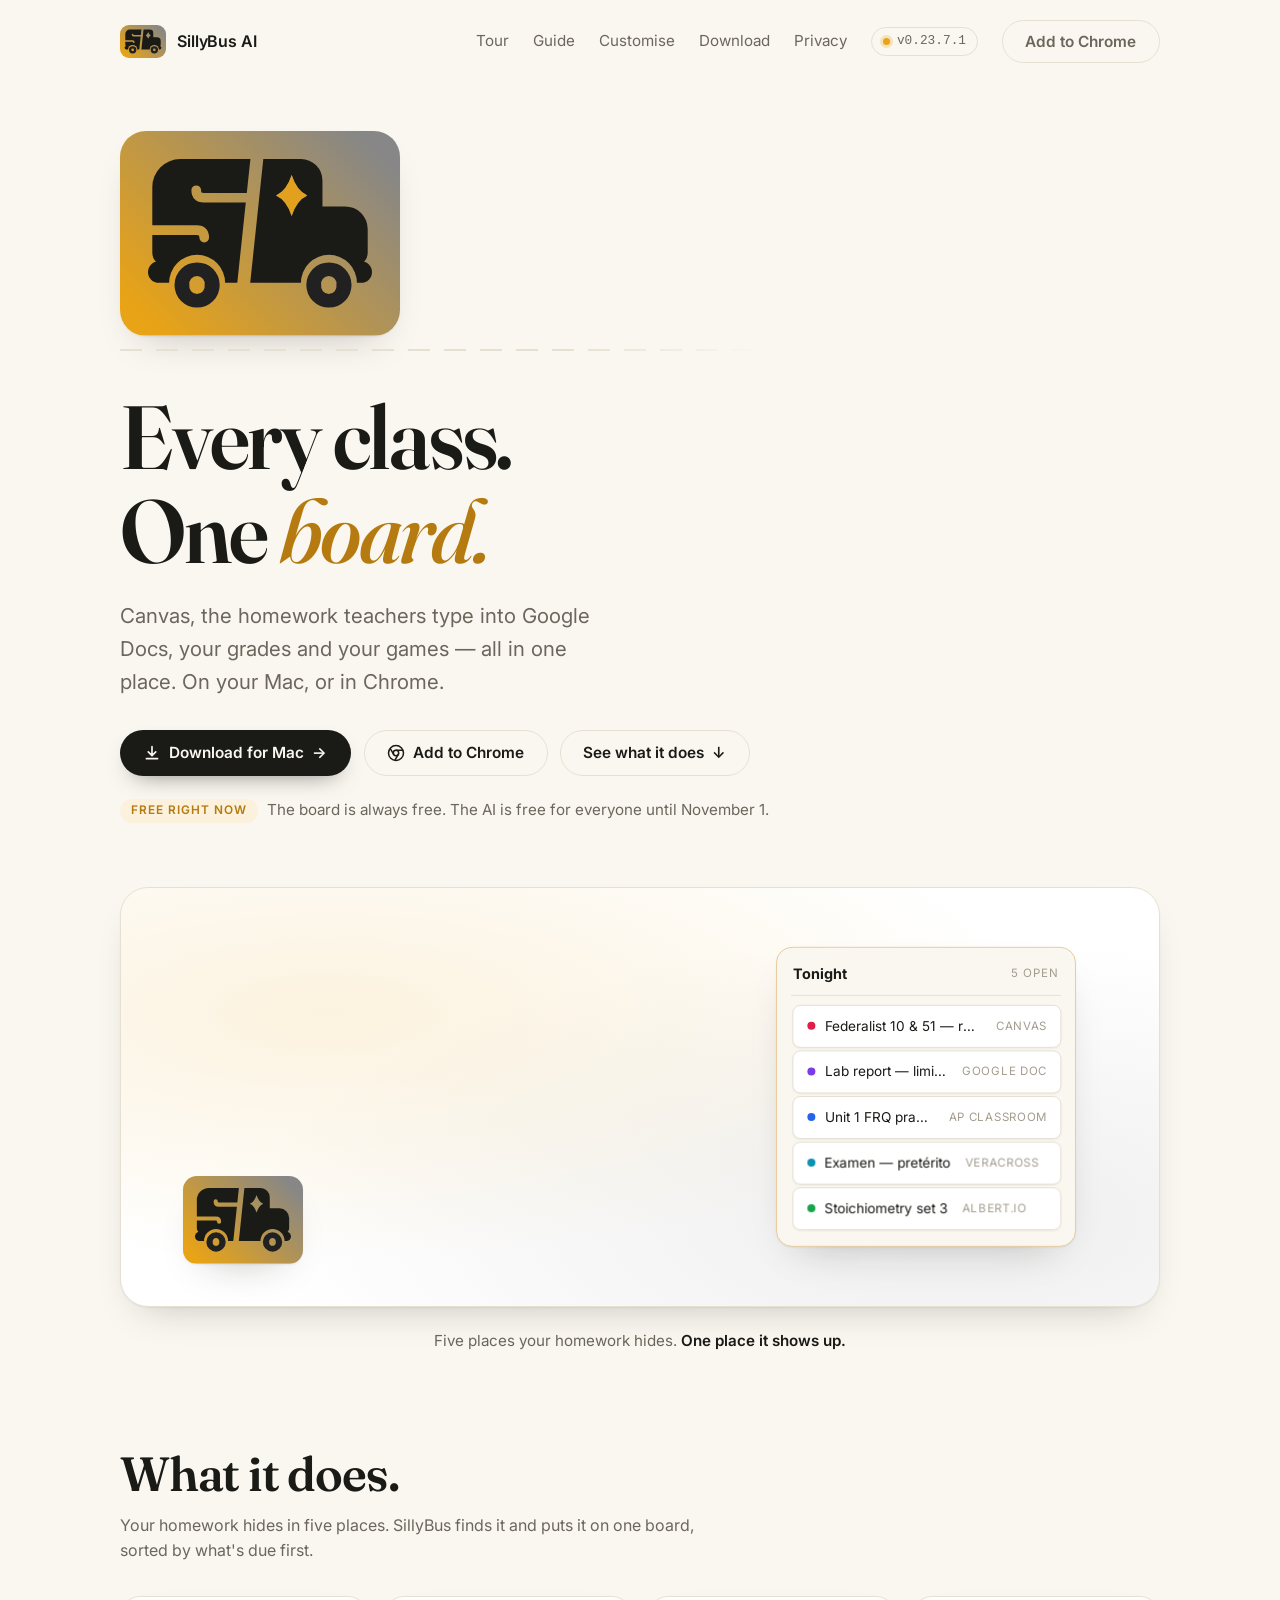
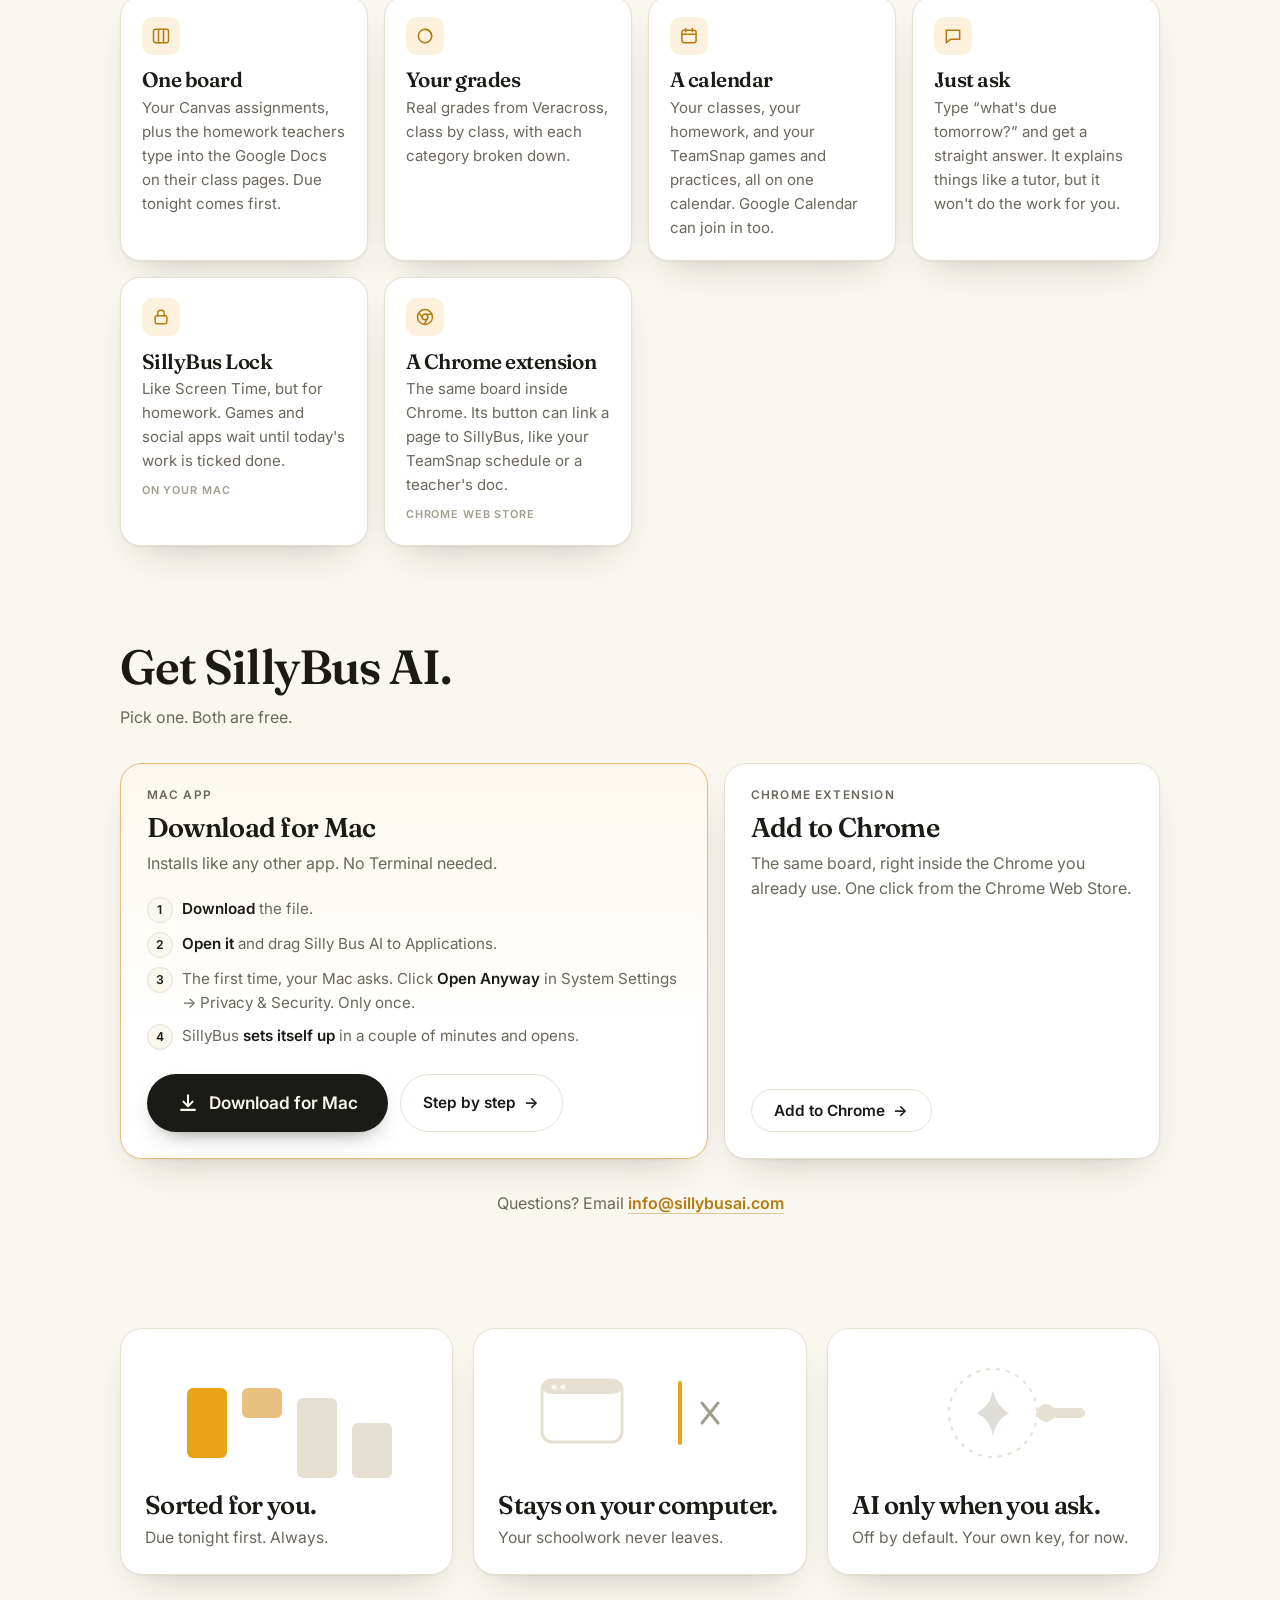
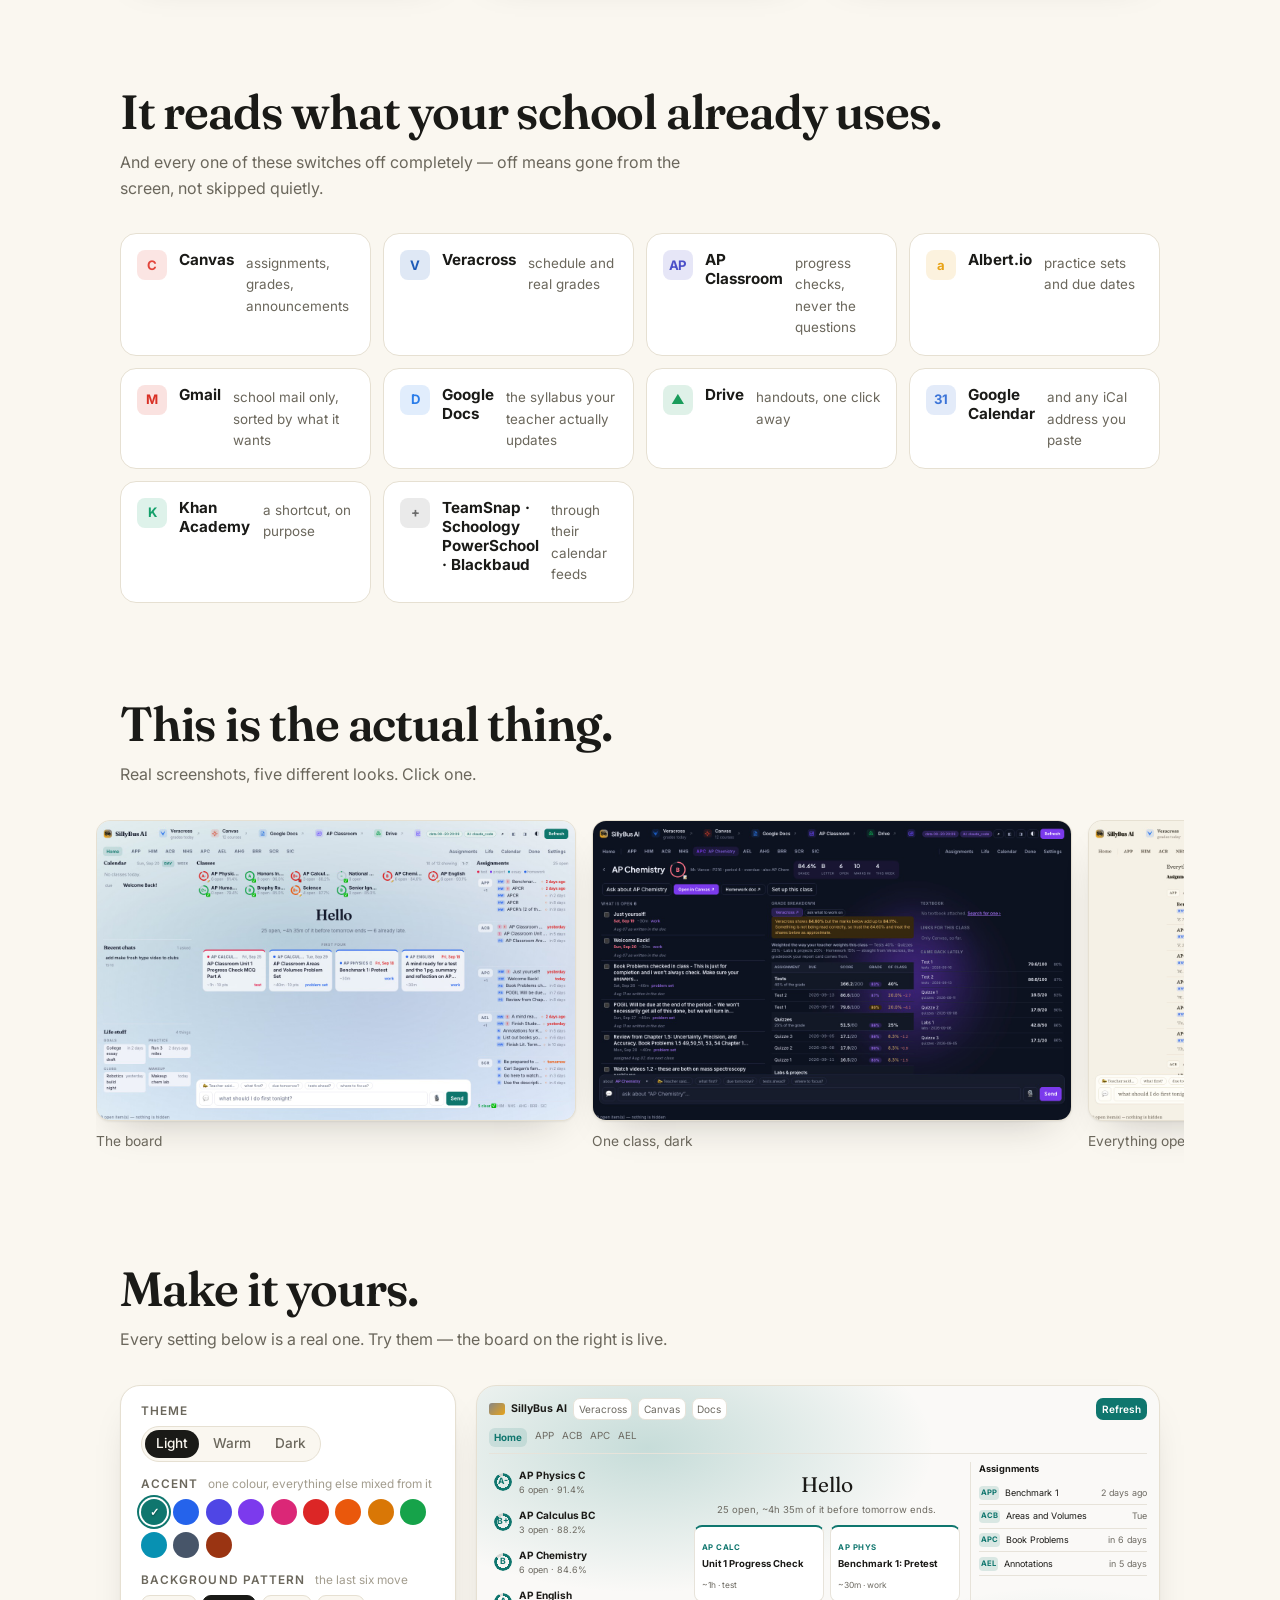
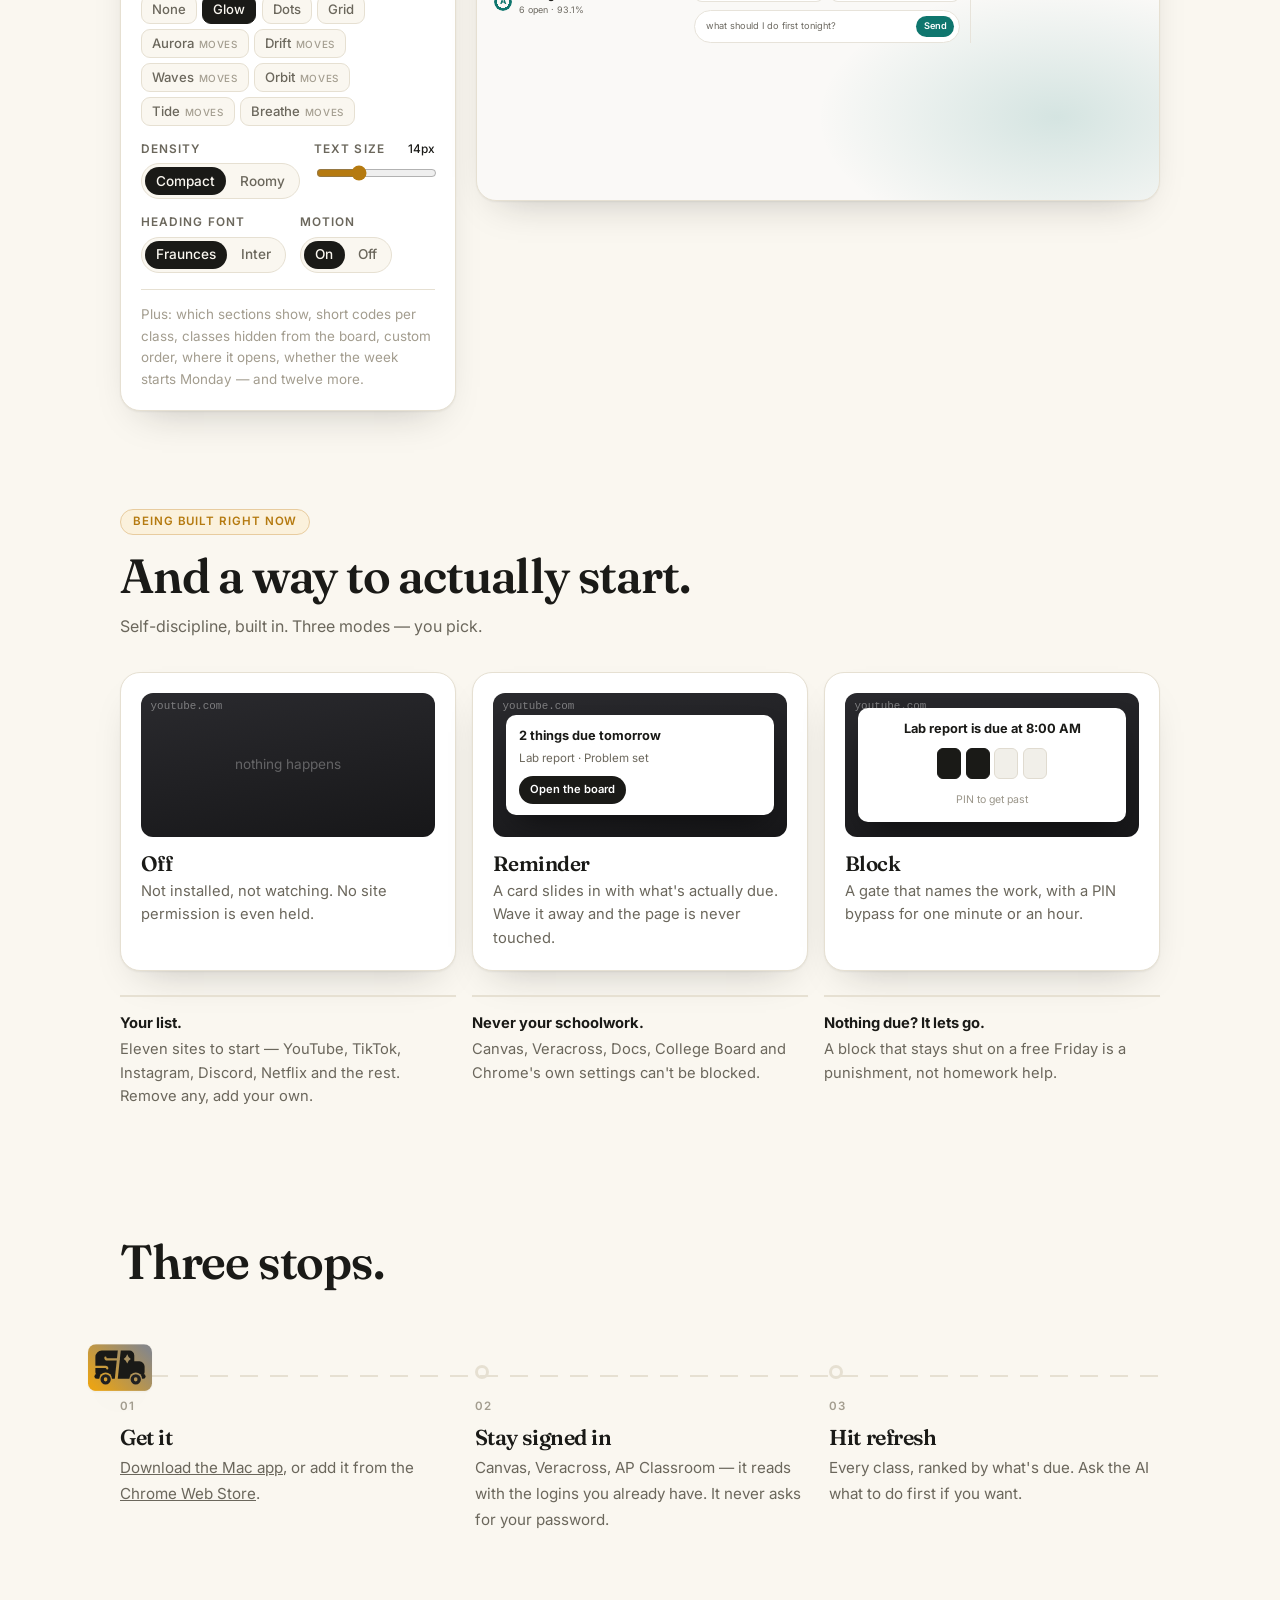
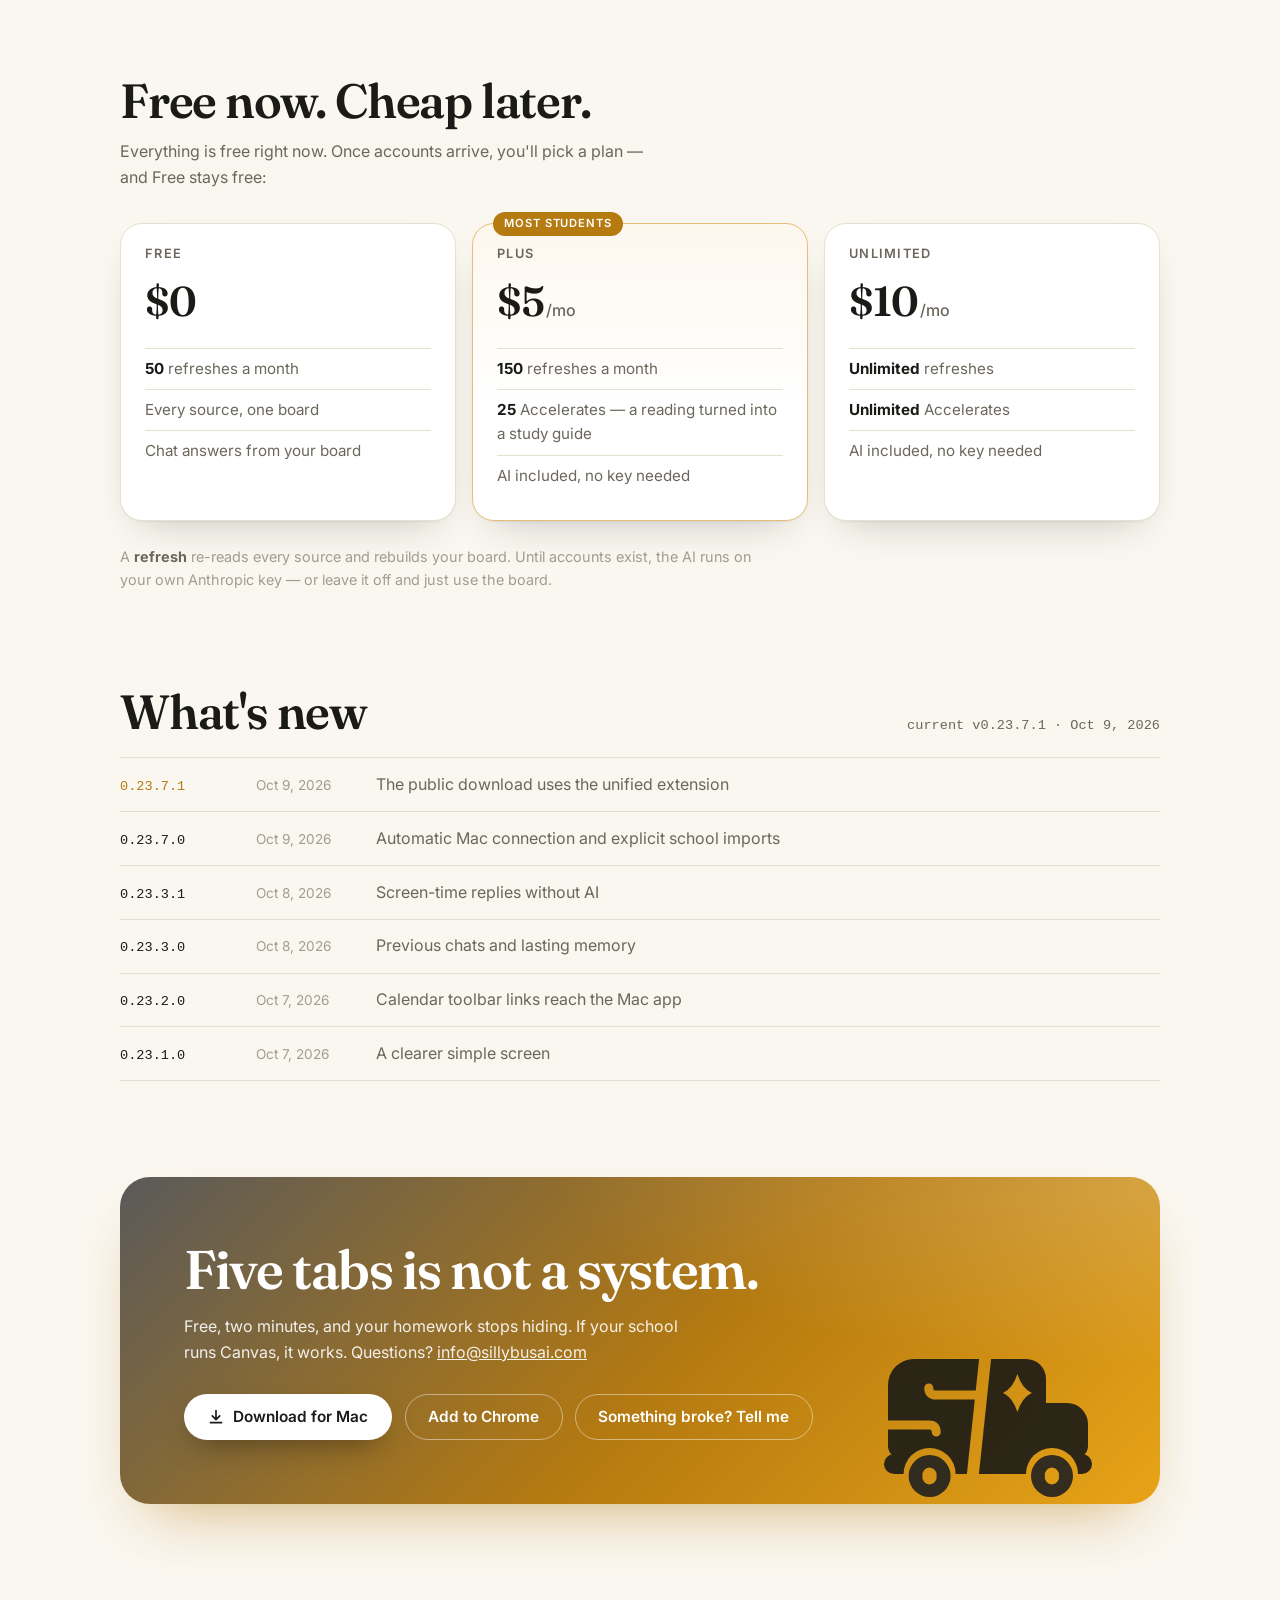
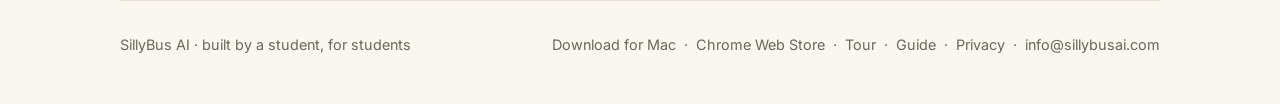
<file: index.html>
<!doctype html>
<html lang="en">
<head>
<meta charset="utf-8">
<meta name="viewport" content="width=device-width, initial-scale=1">
<title>SillyBus AI — every class, one board</title>
<meta name="description" content="SillyBus AI puts Canvas, the homework teachers type into Google Docs, your grades and your games on one board. A Mac app and a Chrome extension.">
<meta property="og:title" content="SillyBus AI — every class, one board">
<meta property="og:description" content="Every assignment from every source, in one place, on your own computer.">
<meta property="og:image" content="https://sillybusai.com/assets/img/og-1200x630.png">
<meta property="og:url" content="https://sillybusai.com/">
<meta name="twitter:card" content="summary_large_image">
<link rel="canonical" href="https://sillybusai.com/">
<link rel="icon" href="assets/favicon.ico" sizes="any">
<link rel="icon" type="image/svg+xml" href="assets/img/icon-square.svg">
<link rel="icon" type="image/png" sizes="32x32" href="assets/img/icon-32.png">
<link rel="apple-touch-icon" href="assets/img/icon-180.png">
<link rel="preconnect" href="https://fonts.googleapis.com">
<link rel="preconnect" href="https://fonts.gstatic.com" crossorigin>
<link rel="stylesheet" href="style.css">
</head>
<body>

<svg width="0" height="0" style="position:absolute" aria-hidden="true">
  <defs>
    <!-- User space on purpose: rotate() inside objectBoundingBox is stretched by
         each shape's aspect ratio, so 135 degrees drew a different angle in the
         wide tile than in the square icon. These endpoints are that same axis,
         measured against the box, and hold at every size. -->
    <linearGradient id="bus-grad" gradientUnits="userSpaceOnUse"
      x1="145.9" y1="48.5" x2="54" y2="140.4">
      <stop offset="0" stop-color="#878787"/><stop offset="1" stop-color="#E8A317"/>
    </linearGradient>
    <mask id="bus-mask" maskUnits="userSpaceOnUse" x="-60" y="-60" width="280" height="260">
      <rect x="-60" y="-60" width="280" height="260" fill="#fff"/>
      <path d="M49.7 12.5L55.7 12.5L49.3 73L43.3 73Z" fill="#000"/>
      <path d="M50.8 32H27.9Q24.4 32 24.4 28.5" fill="none" stroke="#000" stroke-width="4.5" stroke-linecap="round" stroke-linejoin="round"/>
      <path d="M-0.5 47H24.6Q28.1 47 28.1 50.5" fill="none" stroke="#000" stroke-width="4.5" stroke-linecap="round" stroke-linejoin="round"/>
      <circle cx="24.8" cy="71.5" r="13" fill="#000"/><circle cx="86" cy="71.5" r="13" fill="#000"/>
      <use href="#sparkle-shape" fill="#000"/>
    </mask>
    <path id="sparkle-shape" d="M68.7 21.48Q70.98 28.72 75.93 31Q70.98 33.28 68.7 40.52Q66.42 33.28 61.48 31Q66.42 28.72 68.7 21.48Z"/>
    <g id="bus-body">
      <g mask="url(#bus-mask)">
        <path d="M4 57.5V27a13 13 0 0 1 13 -13H73a10 10 0 0 1 10 10V36H93.5a10.5 10.5 0 0 1 10.5 10.5V57.5a6 6 0 0 1 -6 6H10a6 6 0 0 1 -6 -6Z" fill="#1A1A17"/>
        <rect x="2" y="61.5" width="104" height="10" rx="5" fill="#1A1A17"/>
      </g>
      <path fill-rule="evenodd" fill="#212121" d="M14.3 72.5a10.5 10.5 0 1 0 21 0a10.5 10.5 0 1 0 -21 0ZM21.2 72.5a3.6 3.6 0 1 0 7.1 0a3.6 3.6 0 1 0 -7.1 0Z"/>
      <path fill-rule="evenodd" fill="#212121" d="M75.5 72.5a10.5 10.5 0 1 0 21 0a10.5 10.5 0 1 0 -21 0ZM82.4 72.5a3.6 3.6 0 1 0 7.1 0a3.6 3.6 0 1 0 -7.1 0Z"/>
    </g>
    <g id="bus-full">
      <rect x="-11" y="1" width="130" height="95" fill="url(#bus-grad)"/>
      <use href="#bus-body"/>
    </g>
  </defs>
</svg>
<canvas id="burst" aria-hidden="true"></canvas>

<div class="wrap">
  <nav class="nav">
    <a class="brand" href="./"><img src="assets/img/logo.svg" alt="" width="46" height="32">SillyBus AI</a>
    <div class="nav-links">
      <a class="hide-sm" href="tour.html">Tour</a>
      <a class="hide-sm" href="guide.html">Guide</a>
      <a class="hide-sm" href="#make-it-yours">Customise</a>
      <a class="hide-xs" href="download.html">Download</a>
      <a class="hide-sm" href="privacy.html">Privacy</a>
      <a class="version" id="version" href="#changes" title="What's new"><span class="vdot"></span><span class="vtext">Changelog</span></a>
      <a class="btn btn-ghost" href="https://chromewebstore.google.com/detail/silly-bus-ai/nkglcihnfamdlmkiihoncmikndpmidpa">Add to Chrome</a>
    </div>
  </nav>

  <section class="hero">
    <div class="hero-mark" id="hero-mark" title="Click me" role="img" aria-label="SillyBus AI logo">
      <svg viewBox="-11 1 130 95"><use href="#bus-full"/><use class="twinkle" href="#sparkle-shape" fill="#E8A317" opacity=".9"/></svg>
    </div>
    <div class="road" aria-hidden="true"></div>
    <h1 class="rise">Every class.<br>One <span class="accent">board.</span></h1>
    <p class="lede rise">Canvas, the homework teachers type into Google Docs, your grades and your games — all in one place. On your Mac, or in Chrome.</p>
    <div class="cta-row rise">
      <a class="btn btn-primary" data-burst href="https://jomonkey22.github.io/schooldash-install/SillyBusAI-Installer.dmg"><svg class="dl" viewBox="0 0 24 24" width="18" height="18" aria-hidden="true"><path d="M12 3.5v11.5M7 10.5l5 5 5-5M4.5 19.5h15" fill="none" stroke="currentColor" stroke-width="2.2" stroke-linecap="round" stroke-linejoin="round"/></svg>Download for Mac <span class="arrow">→</span></a>
      <a class="btn btn-ghost" href="https://chromewebstore.google.com/detail/silly-bus-ai/nkglcihnfamdlmkiihoncmikndpmidpa"><svg class="chrome" viewBox="0 0 24 24" width="18" height="18" aria-hidden="true"><circle cx="12" cy="12" r="10" fill="none" stroke="currentColor" stroke-width="2"/><circle cx="12" cy="12" r="3.6" fill="none" stroke="currentColor" stroke-width="2"/><path d="M12 8.4h8.6M8.9 13.8 4.6 6.4M15.1 13.8l-4.3 7.5" fill="none" stroke="currentColor" stroke-width="2" stroke-linecap="round"/></svg>Add to Chrome</a>
      <a class="btn btn-ghost" href="#what">See what it does <span class="arrow">↓</span></a>
    </div>
    <p class="free-now rise"><span class="tag">Free right now</span> The board is always free. The AI is free for everyone until November 1.</p>
  </section>

  <section class="stage-wrap" id="stage">
    <div class="stage" id="convergence" aria-label="Assignments from five sources gathering into one board">
      <div class="chip" style="--c:#e11d48"><span class="dot"></span><span class="t">Federalist 10 &amp; 51 — reading</span><span class="src">Canvas</span></div>
      <div class="chip" style="--c:#7c3aed"><span class="dot"></span><span class="t">Lab report — limiting reagent</span><span class="src">Google Doc</span></div>
      <div class="chip" style="--c:#2563eb"><span class="dot"></span><span class="t">Unit 1 FRQ practice</span><span class="src">AP Classroom</span></div>
      <div class="chip" style="--c:#0891b2"><span class="dot"></span><span class="t">Examen — pretérito</span><span class="src">Veracross</span></div>
      <div class="chip" style="--c:#16a34a"><span class="dot"></span><span class="t">Stoichiometry set 3</span><span class="src">Albert.io</span></div>
      <div class="board" aria-hidden="true">
        <div class="board-head"><b>Tonight</b><span>5 open</span></div>
        <div class="slot"></div><div class="slot"></div><div class="slot"></div><div class="slot"></div><div class="slot"></div>
      </div>
      <div class="stage-bus" aria-hidden="true"><svg viewBox="-11 1 130 95"><use href="#bus-full"/></svg></div>
      <button class="replay" type="button" aria-label="Replay">↻</button>
    </div>
    <p class="stage-caption reveal">Five places your homework hides. <b>One place it shows up.</b></p>
  </section>

  <section class="what" id="what">
    <div class="sec-head reveal">
      <h2>What it does.</h2>
      <p>Your homework hides in five places. SillyBus finds it and puts it on one board, sorted by what's due first.</p>
    </div>
    <div class="what-grid reveal-stagger">
      <article class="what-card">
        <div class="wi"><svg viewBox="0 0 24 24"><rect x="3" y="4" width="18" height="16" rx="2.5"/><path d="M9 4v16M15 4v16"/></svg></div>
        <h3>One board</h3>
        <p>Your Canvas assignments, plus the homework teachers type into the Google Docs on their class pages. Due tonight comes first.</p>
      </article>
      <article class="what-card">
        <div class="wi"><svg viewBox="0 0 24 24"><circle cx="12" cy="12" r="8"/><path d="M12 4a8 8 0 0 1 8 8"/></svg></div>
        <h3>Your grades</h3>
        <p>Real grades from Veracross, class by class, with each category broken down.</p>
      </article>
      <article class="what-card">
        <div class="wi"><svg viewBox="0 0 24 24"><rect x="3.5" y="5" width="17" height="15" rx="2.5"/><path d="M3.5 10h17M8 3v4M16 3v4"/></svg></div>
        <h3>A calendar</h3>
        <p>Your classes, your homework, and your TeamSnap games and practices, all on one calendar. Google Calendar can join in too.</p>
      </article>
      <article class="what-card">
        <div class="wi"><svg viewBox="0 0 24 24"><path d="M4 5h16v11H9l-5 4z"/></svg></div>
        <h3>Just ask</h3>
        <p>Type “what's due tomorrow?” and get a straight answer. It explains things like a tutor, but it won't do the work for you.</p>
      </article>
      <article class="what-card">
        <div class="wi"><svg viewBox="0 0 24 24"><rect x="5" y="10.5" width="14" height="9.5" rx="2"/><path d="M8 10.5V8a4 4 0 0 1 8 0v2.5"/></svg></div>
        <h3>SillyBus Lock</h3>
        <p>Like Screen Time, but for homework. Games and social apps wait until today's work is ticked done.</p>
        <span class="where">On your Mac</span>
      </article>
      <article class="what-card">
        <div class="wi"><svg viewBox="0 0 24 24"><circle cx="12" cy="12" r="9"/><circle cx="12" cy="12" r="3.4"/><path d="M12 8.6h8M9 13.7 5 6.8M15 13.7l-4 7"/></svg></div>
        <h3>A Chrome extension</h3>
        <p>The same board inside Chrome. Its button can link a page to SillyBus, like your TeamSnap schedule or a teacher's doc.</p>
        <span class="where">Chrome Web Store</span>
      </article>
    </div>
  </section>

  <section class="get" id="get-it">
    <div class="sec-head reveal">
      <h2>Get SillyBus AI.</h2>
      <p>Pick one. Both are free.</p>
    </div>
    <div class="get-grid reveal-stagger">
      <article class="get-card mac">
        <span class="kind">Mac app</span>
        <h3>Download for Mac</h3>
        <p>Installs like any other app. No Terminal needed.</p>
        <ol class="mini-steps">
          <li><span><b>Download</b> the file.</span></li>
          <li><span><b>Open it</b> and drag Silly Bus AI to Applications.</span></li>
          <li><span>The first time, your Mac asks. Click <b>Open Anyway</b> in System Settings → Privacy &amp; Security. Only once.</span></li>
          <li><span>SillyBus <b>sets itself up</b> in a couple of minutes and opens.</span></li>
        </ol>
        <div class="cta-row">
          <a class="btn btn-primary btn-big" data-burst href="https://jomonkey22.github.io/schooldash-install/SillyBusAI-Installer.dmg"><svg class="dl" viewBox="0 0 24 24" width="22" height="22" aria-hidden="true"><path d="M12 3.5v11.5M7 10.5l5 5 5-5M4.5 19.5h15" fill="none" stroke="currentColor" stroke-width="2.2" stroke-linecap="round" stroke-linejoin="round"/></svg>Download for Mac</a>
          <a class="btn btn-ghost" href="download.html">Step by step <span class="arrow">→</span></a>
        </div>
      </article>
      <article class="get-card">
        <span class="kind">Chrome extension</span>
        <h3>Add to Chrome</h3>
        <p>The same board, right inside the Chrome you already use. One click from the Chrome Web Store.</p>
        <div class="cta-row">
          <a class="btn btn-ghost" href="https://chromewebstore.google.com/detail/silly-bus-ai/nkglcihnfamdlmkiihoncmikndpmidpa">Add to Chrome <span class="arrow">→</span></a>
        </div>
      </article>
    </div>
    <p class="ask-us reveal">Questions? Email <a href="mailto:info@sillybusai.com">info@sillybusai.com</a></p>
  </section>

  <section class="reasons">
    <div class="reasons-grid reveal-stagger">
      <article class="reason">
        <div class="glyph">
          <svg class="g-bars" viewBox="0 0 220 110" aria-hidden="true">
            <rect class="bar b1 hot"  x="10"  y="30" width="40" height="70" rx="6"/>
            <rect class="bar b2 warm" x="65"  y="70" width="40" height="30" rx="6"/>
            <rect class="bar b3"      x="120" y="20" width="40" height="80" rx="6"/>
            <rect class="bar b4"      x="175" y="45" width="40" height="55" rx="6"/>
          </svg>
        </div>
        <h3>Sorted for you.</h3>
        <p>Due tonight first. Always.</p>
      </article>
      <article class="reason">
        <div class="glyph">
          <svg class="g-lock" viewBox="0 0 220 110" aria-hidden="true">
            <rect x="12" y="22" width="80" height="62" rx="10" fill="none" stroke="var(--rule)" stroke-width="3"/>
            <rect x="12" y="22" width="80" height="14" rx="10" fill="var(--rule)"/>
            <circle cx="24" cy="29" r="2.5" fill="var(--bg)"/><circle cx="33" cy="29" r="2.5" fill="var(--bg)"/>
            <path class="wall" d="M150 25 V85" stroke="var(--gold)" stroke-width="4" stroke-linecap="round"/>
            <path d="M172 45 l16 20 m0 -20 l-16 20" stroke="var(--faint)" stroke-width="3" stroke-linecap="round"/>
            <circle class="pkt" r="6" fill="var(--gold)"/>
          </svg>
        </div>
        <h3>Stays on your computer.</h3>
        <p>Your schoolwork never leaves.</p>
      </article>
      <article class="reason" tabindex="0">
        <div class="glyph">
          <svg class="g-spark" viewBox="0 0 220 110" aria-hidden="true">
            <circle class="ring" cx="110" cy="55" r="44" fill="none" stroke-width="2"/>
            <path class="star" d="M110 18Q116 45 137 55Q116 65 110 92Q104 65 83 55Q104 45 110 18Z"/>
            <rect class="key" x="160" y="50" width="42" height="10" rx="5"/>
            <circle class="key" cx="163" cy="55" r="9"/>
          </svg>
        </div>
        <h3>AI only when you ask.</h3>
        <p>Off by default. Your own key, for now.</p>
      </article>
    </div>
  </section>

  <section class="apps" id="apps">
    <div class="sec-head reveal">
      <h2>It reads what your school already uses.</h2>
      <p>And every one of these switches off completely — off means gone from the screen, not skipped quietly.</p>
    </div>
    <div class="app-grid reveal-stagger">
      <div class="app"><span class="app-ic" style="--ic:#e2453c">C</span><b>Canvas</b><i>assignments, grades, announcements</i></div>
      <div class="app"><span class="app-ic" style="--ic:#1e5bb8">V</span><b>Veracross</b><i>schedule and real grades</i></div>
      <div class="app"><span class="app-ic" style="--ic:#4b4fc8">AP</span><b>AP Classroom</b><i>progress checks, never the questions</i></div>
      <div class="app"><span class="app-ic" style="--ic:#e8a317">a</span><b>Albert.io</b><i>practice sets and due dates</i></div>
      <div class="app"><span class="app-ic" style="--ic:#d93025">M</span><b>Gmail</b><i>school mail only, sorted by what it wants</i></div>
      <div class="app"><span class="app-ic" style="--ic:#2b7de9">D</span><b>Google Docs</b><i>the syllabus your teacher actually updates</i></div>
      <div class="app"><span class="app-ic" style="--ic:#1a9c5b">▲</span><b>Drive</b><i>handouts, one click away</i></div>
      <div class="app"><span class="app-ic" style="--ic:#3b74d8">31</span><b>Google Calendar</b><i>and any iCal address you paste</i></div>
      <div class="app"><span class="app-ic" style="--ic:#14a06a">K</span><b>Khan Academy</b><i>a shortcut, on purpose</i></div>
      <div class="app"><span class="app-ic" style="--ic:#6b6b6b">+</span><b>TeamSnap · Schoology<br>PowerSchool · Blackbaud</b><i>through their calendar feeds</i></div>
    </div>
  </section>

  <section class="shots" id="shots">
    <div class="sec-head reveal">
      <h2>This is the actual thing.</h2>
      <p>Real screenshots, five different looks. Click one.</p>
    </div>
    <div class="shot-strip reveal-stagger">
      <figure class="shot"><img src="assets/img/shots/board-aurora.jpg" alt="The SillyBus AI board: classes with grade rings, tonight's four assignments, chat" width="1280" height="800" loading="lazy"><figcaption>The board</figcaption></figure>
      <figure class="shot"><img src="assets/img/shots/chemistry-dark-orbit.jpg" alt="A class page in dark mode: what's open, the grade breakdown, the textbook" width="1280" height="800" loading="lazy"><figcaption>One class, dark</figcaption></figure>
      <figure class="shot"><img src="assets/img/shots/assignments-warm-tide.jpg" alt="Every assignment listed by class, in the warm theme" width="1280" height="800" loading="lazy"><figcaption>Everything open</figcaption></figure>
      <figure class="shot"><img src="assets/img/shots/calendar-drift-blue.jpg" alt="The calendar view with a blue accent" width="1280" height="800" loading="lazy"><figcaption>Your week</figcaption></figure>
      <figure class="shot"><img src="assets/img/shots/appearance-breathe.jpg" alt="The Appearance settings: theme, accent colour and ten background patterns" width="1280" height="800" loading="lazy"><figcaption>Settings</figcaption></figure>
    </div>
  </section>

  <section class="studio" id="make-it-yours">
    <div class="sec-head reveal">
      <h2>Make it yours.</h2>
      <p>Every setting below is a real one. Try them — the board on the right is live.</p>
    </div>
    <div class="studio-grid reveal">
      <div class="panel">
        <div class="ctl">
          <label>Theme</label>
          <div class="seg" role="group" data-ctl="theme">
            <button data-v="light" class="on">Light</button>
            <button data-v="warm">Warm</button>
            <button data-v="dark">Dark</button>
          </div>
        </div>
        <div class="ctl">
          <label>Accent <span class="hint">one colour, everything else mixed from it</span></label>
          <div class="swatches" data-ctl="accent">
            <button class="sw on" data-v="#0f766e" style="--s:#0f766e" aria-label="Teal"></button>
            <button class="sw" data-v="#2563eb" style="--s:#2563eb" aria-label="Blue"></button>
            <button class="sw" data-v="#4f46e5" style="--s:#4f46e5" aria-label="Indigo"></button>
            <button class="sw" data-v="#7c3aed" style="--s:#7c3aed" aria-label="Purple"></button>
            <button class="sw" data-v="#db2777" style="--s:#db2777" aria-label="Pink"></button>
            <button class="sw" data-v="#dc2626" style="--s:#dc2626" aria-label="Red"></button>
            <button class="sw" data-v="#ea580c" style="--s:#ea580c" aria-label="Orange"></button>
            <button class="sw" data-v="#d97706" style="--s:#d97706" aria-label="Amber"></button>
            <button class="sw" data-v="#16a34a" style="--s:#16a34a" aria-label="Green"></button>
            <button class="sw" data-v="#0891b2" style="--s:#0891b2" aria-label="Cyan"></button>
            <button class="sw" data-v="#475569" style="--s:#475569" aria-label="Slate"></button>
            <button class="sw" data-v="#9a3412" style="--s:#9a3412" aria-label="Brown"></button>
          </div>
        </div>
        <div class="ctl">
          <label>Background pattern <span class="hint">the last six move</span></label>
          <div class="chips" data-ctl="pattern">
            <button data-v="none">None</button>
            <button data-v="glow" class="on">Glow</button>
            <button data-v="dots">Dots</button>
            <button data-v="grid">Grid</button>
            <button data-v="aurora">Aurora<em>moves</em></button>
            <button data-v="drift">Drift<em>moves</em></button>
            <button data-v="waves">Waves<em>moves</em></button>
            <button data-v="orbit">Orbit<em>moves</em></button>
            <button data-v="tide">Tide<em>moves</em></button>
            <button data-v="breathe">Breathe<em>moves</em></button>
          </div>
        </div>
        <div class="ctl two">
          <div>
            <label>Density</label>
            <div class="seg" role="group" data-ctl="density">
              <button data-v="compact" class="on">Compact</button>
              <button data-v="roomy">Roomy</button>
            </div>
          </div>
          <div>
            <label>Text size <output id="ts-out">14px</output></label>
            <input type="range" min="12" max="18" step="1" value="14" data-ctl="size" aria-label="Text size">
          </div>
        </div>
        <div class="ctl two">
          <div>
            <label>Heading font</label>
            <div class="seg" role="group" data-ctl="font">
              <button data-v="Fraunces" class="on">Fraunces</button>
              <button data-v="Inter">Inter</button>
            </div>
          </div>
          <div>
            <label>Motion</label>
            <div class="seg" role="group" data-ctl="motion">
              <button data-v="auto" class="on">On</button>
              <button data-v="off">Off</button>
            </div>
          </div>
        </div>
        <p class="panel-note">Plus: which sections show, short codes per class, classes hidden from the board, custom order, where it opens, whether the week starts Monday — and twelve more.</p>
      </div>

      <div class="mini" id="mini" data-theme="light" data-pattern="glow" data-density="compact" style="--acc:#0f766e">
        <div class="mini-pat" aria-hidden="true"></div>
        <div class="mini-inner">
          <div class="mini-top">
            <span class="mini-brand"><i></i>SillyBus AI</span>
            <span class="mini-chip">Veracross</span>
            <span class="mini-chip">Canvas</span>
            <span class="mini-chip hide-narrow">Docs</span>
            <span class="mini-refresh">Refresh</span>
          </div>
          <div class="mini-tabs"><b>Home</b><span>APP</span><span>ACB</span><span>APC</span><span>AEL</span></div>
          <div class="mini-body">
            <div class="mini-classes">
              <div class="mini-cls"><span class="ring" style="--p:91">A-</span><div><b>AP Physics C</b><i>6 open · 91.4%</i></div></div>
              <div class="mini-cls"><span class="ring" style="--p:88">B+</span><div><b>AP Calculus BC</b><i>3 open · 88.2%</i></div></div>
              <div class="mini-cls"><span class="ring" style="--p:85">B</span><div><b>AP Chemistry</b><i>6 open · 84.6%</i></div></div>
              <div class="mini-cls"><span class="ring" style="--p:93">A</span><div><b>AP English</b><i>6 open · 93.1%</i></div></div>
            </div>
            <div class="mini-mid">
              <div class="mini-hello">Hello</div>
              <div class="mini-sub">25 open, ~4h 35m of it before tomorrow ends.</div>
              <div class="mini-cards">
                <div class="mini-card"><span class="tag">AP CALC</span><b>Unit 1 Progress Check</b><i>~1h · test</i></div>
                <div class="mini-card"><span class="tag">AP PHYS</span><b>Benchmark 1: Pretest</b><i>~30m · work</i></div>
              </div>
              <div class="mini-ask"><span>what should I do first tonight?</span><em>Send</em></div>
            </div>
            <div class="mini-rail">
              <div class="rail-h">Assignments</div>
              <div class="rail-row"><span class="rail-k">APP</span>Benchmark 1<em>2 days ago</em></div>
              <div class="rail-row"><span class="rail-k">ACB</span>Areas and Volumes<em>Tue</em></div>
              <div class="rail-row"><span class="rail-k">APC</span>Book Problems<em>in 6 days</em></div>
              <div class="rail-row"><span class="rail-k">AEL</span>Annotations<em>in 5 days</em></div>
            </div>
          </div>
        </div>
      </div>
    </div>
  </section>

  <section class="focus" id="focus">
    <div class="sec-head reveal">
      <span class="badge-now">Being built right now</span>
      <h2>And a way to actually start.</h2>
      <p>Self-discipline, built in. Three modes — you pick.</p>
    </div>
    <div class="focus-grid reveal-stagger">
      <article class="fmode">
        <div class="fdemo off"><span class="fdemo-site">youtube.com</span><span class="fnothing">nothing happens</span></div>
        <h3>Off</h3>
        <p>Not installed, not watching. No site permission is even held.</p>
      </article>
      <article class="fmode">
        <div class="fdemo"><span class="fdemo-site">youtube.com</span>
          <div class="fcard"><b>2 things due tomorrow</b><i>Lab report · Problem set</i><span class="fbtn">Open the board</span></div>
        </div>
        <h3>Reminder</h3>
        <p>A card slides in with what's actually due. Wave it away and the page is never touched.</p>
      </article>
      <article class="fmode">
        <div class="fdemo"><span class="fdemo-site">youtube.com</span>
          <div class="fgate"><b>Lab report is due at 8:00 AM</b><div class="fpin"><i></i><i></i><i></i><i></i></div><span class="fhint">PIN to get past</span></div>
        </div>
        <h3>Block</h3>
        <p>A gate that names the work, with a PIN bypass for one minute or an hour.</p>
      </article>
    </div>
    <ul class="focus-facts reveal-stagger">
      <li><b>Your list.</b> Eleven sites to start — YouTube, TikTok, Instagram, Discord, Netflix and the rest. Remove any, add your own.</li>
      <li><b>Never your schoolwork.</b> Canvas, Veracross, Docs, College Board and Chrome's own settings can't be blocked.</li>
      <li><b>Nothing due? It lets go.</b> A block that stays shut on a free Friday is a punishment, not homework help.</li>
    </ul>
  </section>

  <section class="how" id="how">
    <h2 class="reveal">Three stops.</h2>
    <div class="route" id="route">
      <div class="route-line"></div>
      <div class="route-progress" id="route-progress"></div>
      <div class="route-bus" id="route-bus"><svg viewBox="-11 1 130 95"><use href="#bus-full"/></svg></div>
      <ol class="steps">
        <li><div class="pin"></div><b>Get it</b><span><a href="download.html">Download the Mac app</a>, or add it from the <a href="https://chromewebstore.google.com/detail/silly-bus-ai/nkglcihnfamdlmkiihoncmikndpmidpa">Chrome Web Store</a>.</span></li>
        <li><div class="pin"></div><b>Stay signed in</b><span>Canvas, Veracross, AP Classroom — it reads with the logins you already have. It never asks for your password.</span></li>
        <li><div class="pin"></div><b>Hit refresh</b><span>Every class, ranked by what's due. Ask the AI what to do first if you want.</span></li>
      </ol>
    </div>
  </section>

  <section class="plans" id="plans">
    <h2 class="reveal">Free now. Cheap later.</h2>
    <p class="plans-lede reveal">Everything is free right now. Once accounts arrive, you'll pick a plan — and Free stays free:</p>
    <div class="plan-grid reveal-stagger">
      <article class="plan">
        <div class="plan-name">Free</div>
        <div class="plan-price">$0</div>
        <ul>
          <li><b>50</b> refreshes a month</li>
          <li>Every source, one board</li>
          <li>Chat answers from your board</li>
        </ul>
      </article>
      <article class="plan featured">
        <div class="plan-name">Plus</div>
        <div class="plan-price">$5<span>/mo</span></div>
        <ul>
          <li><b>150</b> refreshes a month</li>
          <li><b>25</b> Accelerates — a reading turned into a study guide</li>
          <li>AI included, no key needed</li>
        </ul>
      </article>
      <article class="plan">
        <div class="plan-name">Unlimited</div>
        <div class="plan-price">$10<span>/mo</span></div>
        <ul>
          <li><b>Unlimited</b> refreshes</li>
          <li><b>Unlimited</b> Accelerates</li>
          <li>AI included, no key needed</li>
        </ul>
      </article>
    </div>
    <p class="plans-note reveal">A <b>refresh</b> re-reads every source and rebuilds your board. Until accounts exist, the AI runs on your own Anthropic key — or leave it off and just use the board.</p>
  </section>

  <section class="changes" id="changes">
    <div class="changes-head reveal">
      <h2>What's new</h2>
      <span class="changes-current" id="changes-current"></span>
    </div>
    <ol class="changes-list reveal-stagger" id="changes-list"></ol>
  </section>

  <section class="pilot reveal" id="get">
    <div class="pilot-card" id="pilot-card">
      <h2>Five tabs is not a system.</h2>
      <p>Free, two minutes, and your homework stops hiding. If your school runs Canvas, it works. Questions? <a href="mailto:info@sillybusai.com">info@sillybusai.com</a></p>
      <div class="cta-row">
        <a class="btn btn-primary" data-burst href="https://jomonkey22.github.io/schooldash-install/SillyBusAI-Installer.dmg"><svg class="dl" viewBox="0 0 24 24" width="18" height="18" aria-hidden="true"><path d="M12 3.5v11.5M7 10.5l5 5 5-5M4.5 19.5h15" fill="none" stroke="currentColor" stroke-width="2.2" stroke-linecap="round" stroke-linejoin="round"/></svg>Download for Mac</a>
        <a class="btn btn-ghost on-dark" href="https://chromewebstore.google.com/detail/silly-bus-ai/nkglcihnfamdlmkiihoncmikndpmidpa">Add to Chrome</a>
        <a class="btn btn-ghost on-dark" href="https://github.com/ElMagoCT/sillybusai-site/issues/new?title=Something%20broke&labels=bug&body=School%3A%0AWhat%20happened%3A%0A">Something broke? Tell me</a>
      </div>
      <div class="bus" aria-hidden="true"><svg viewBox="-11 1 130 95"><use href="#bus-body"/></svg></div>
    </div>
  </section>

  <footer>
    <span>SillyBus AI · built by a student, for students</span>
    <span><a href="download.html">Download for Mac</a> &nbsp;·&nbsp; <a href="https://chromewebstore.google.com/detail/silly-bus-ai/nkglcihnfamdlmkiihoncmikndpmidpa">Chrome Web Store</a> &nbsp;·&nbsp; <a href="tour.html">Tour</a> &nbsp;·&nbsp; <a href="guide.html">Guide</a> &nbsp;·&nbsp; <a href="privacy.html">Privacy</a> &nbsp;·&nbsp; <a href="mailto:info@sillybusai.com">info@sillybusai.com</a></span>
  </footer>
</div>

<script src="app.js" defer></script>
</body>
</html>
</file>
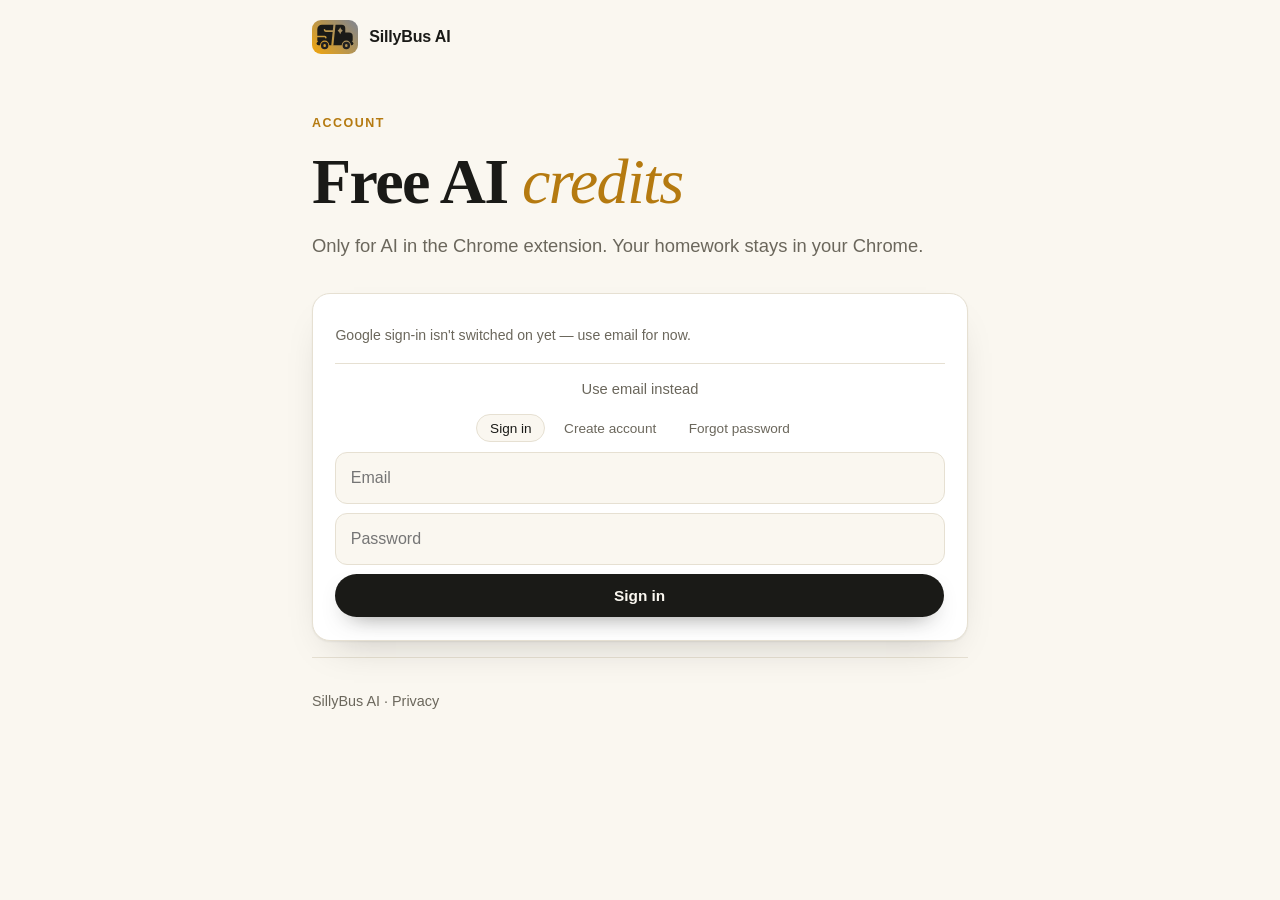
<file: account.html>
<!doctype html>
<html lang="en">
<head>
<meta charset="utf-8">
<meta name="viewport" content="width=device-width, initial-scale=1">
<title>Account — SillyBus AI</title>
<meta name="description" content="Your SillyBus AI account: free AI credits for the Chrome extension.">
<meta name="robots" content="noindex">
<meta http-equiv="Content-Security-Policy" content="default-src 'self'; script-src 'self' https://accounts.google.com/gsi/client; frame-src https://accounts.google.com/gsi/; style-src 'self' 'unsafe-inline' https://fonts.googleapis.com https://accounts.google.com/gsi/style; font-src https://fonts.gstatic.com; img-src 'self' data: https://*.googleusercontent.com; connect-src 'self' https://api.sillybusai.com https://sillybus-accounts.netlify.app https://accounts.google.com/gsi/ http://localhost:8899; base-uri 'none'; form-action 'self'">
<meta name="referrer" content="strict-origin-when-cross-origin">
<link rel="icon" href="assets/favicon.ico" sizes="any">
<link rel="icon" type="image/png" sizes="32x32" href="assets/img/icon-32.png">
<link rel="apple-touch-icon" href="assets/img/icon-180.png">
<link rel="stylesheet" href="style.css">
<link rel="stylesheet" href="pages.css">
<link rel="stylesheet" href="account.css">
</head>
<body>
<div class="wrap narrow">

<nav class="nav">
  <a class="brand" href="./"><img src="assets/img/logo.svg" alt="" width="46" height="32">SillyBus AI</a>
  <div class="nav-links">
    <span class="acct-who" id="who" hidden><span id="who-email"></span> · <button class="linkish" id="sign-out" type="button">Sign out</button></span>
  </div>
</nav>

<header class="page-head">
  <p class="kicker">Account</p>
  <h1>Free AI <span class="accent">credits</span></h1>
  <p class="lede">Only for AI in the Chrome extension. Your homework stays in your Chrome.</p>
</header>

<!-- signed out -->
<section class="acct-card" id="auth">
  <div id="google-slot" class="google-slot"></div>
  <p class="acct-note" id="google-note"></p>
  <details id="email-way">
    <summary>Use email instead</summary>
    <form id="auth-form" autocomplete="on">
      <div class="acct-tabs" role="tablist">
        <button type="button" data-mode="login" aria-selected="true">Sign in</button>
        <button type="button" data-mode="signup">Create account</button>
        <button type="button" data-mode="reset">Forgot password</button>
      </div>
      <input id="email" type="email" placeholder="Email" autocomplete="email" required aria-label="Email">
      <input id="code" type="text" placeholder="Recovery code" autocomplete="off" spellcheck="false" aria-label="Recovery code" hidden>
      <input id="password" type="password" placeholder="Password" autocomplete="current-password" minlength="10" required aria-label="Password">
      <button class="btn btn-primary" type="submit" id="auth-go">Sign in</button>
    </form>
  </details>
  <p class="acct-note" id="auth-note" role="status"></p>
</section>

<section class="acct-card acct-recovery" id="recovery" hidden>
  <p><b>Save your recovery code.</b> It's the only way back in if you forget your password.</p>
  <code id="recovery-code"></code>
  <div class="acct-row"><button class="btn btn-ghost" type="button" id="recovery-copy">Copy</button><button class="btn btn-primary" type="button" id="recovery-done">Saved</button></div>
</section>

<!-- signed in -->
<section id="account" hidden>
  <div class="acct-card acct-ext" id="ext" hidden>
    <div>
      <b id="ext-title">Use these credits in Chrome</b>
      <p class="acct-note" id="ext-note">Sign SillyBus AI in with this account.</p>
    </div>
    <button class="btn btn-primary" type="button" id="ext-connect">Connect</button>
  </div>

  <div class="acct-card">
    <div class="acct-head"><span class="acct-label">This month</span><span class="acct-pill" id="plan-pill"></span></div>
    <div class="acct-balance"><span id="left"></span><span>credits left</span></div>
    <div class="acct-meter" id="meter"><i></i></div>
    <p class="acct-note" id="used"></p>
    <p class="acct-note bad" id="ai-state" hidden></p>
  </div>

  <div class="acct-card">
    <div class="acct-head"><span class="acct-label">Plans</span><span class="acct-flag">Payments inactive</span></div>
    <div class="acct-plans" id="plans"></div>
    <p class="acct-note" id="plans-note">Every plan is free for now.</p>
  </div>

  <details class="acct-danger">
    <summary>Delete account</summary>
    <form id="delete-form" class="acct-row">
      <input id="delete-password" type="password" placeholder="Your password" autocomplete="current-password" aria-label="Password">
      <button class="btn btn-ghost" type="submit">Delete forever</button>
    </form>
    <div id="delete-google" hidden></div>
    <p class="acct-note" id="delete-note"></p>
  </details>
</section>

<footer class="site">
  <span><a href="./">SillyBus AI</a> · <a href="privacy.html">Privacy</a></span>
</footer>

</div>
<div class="acct-toast" id="toast" role="status"></div>
<script src="account.js"></script>
</body>
</html>
</file>
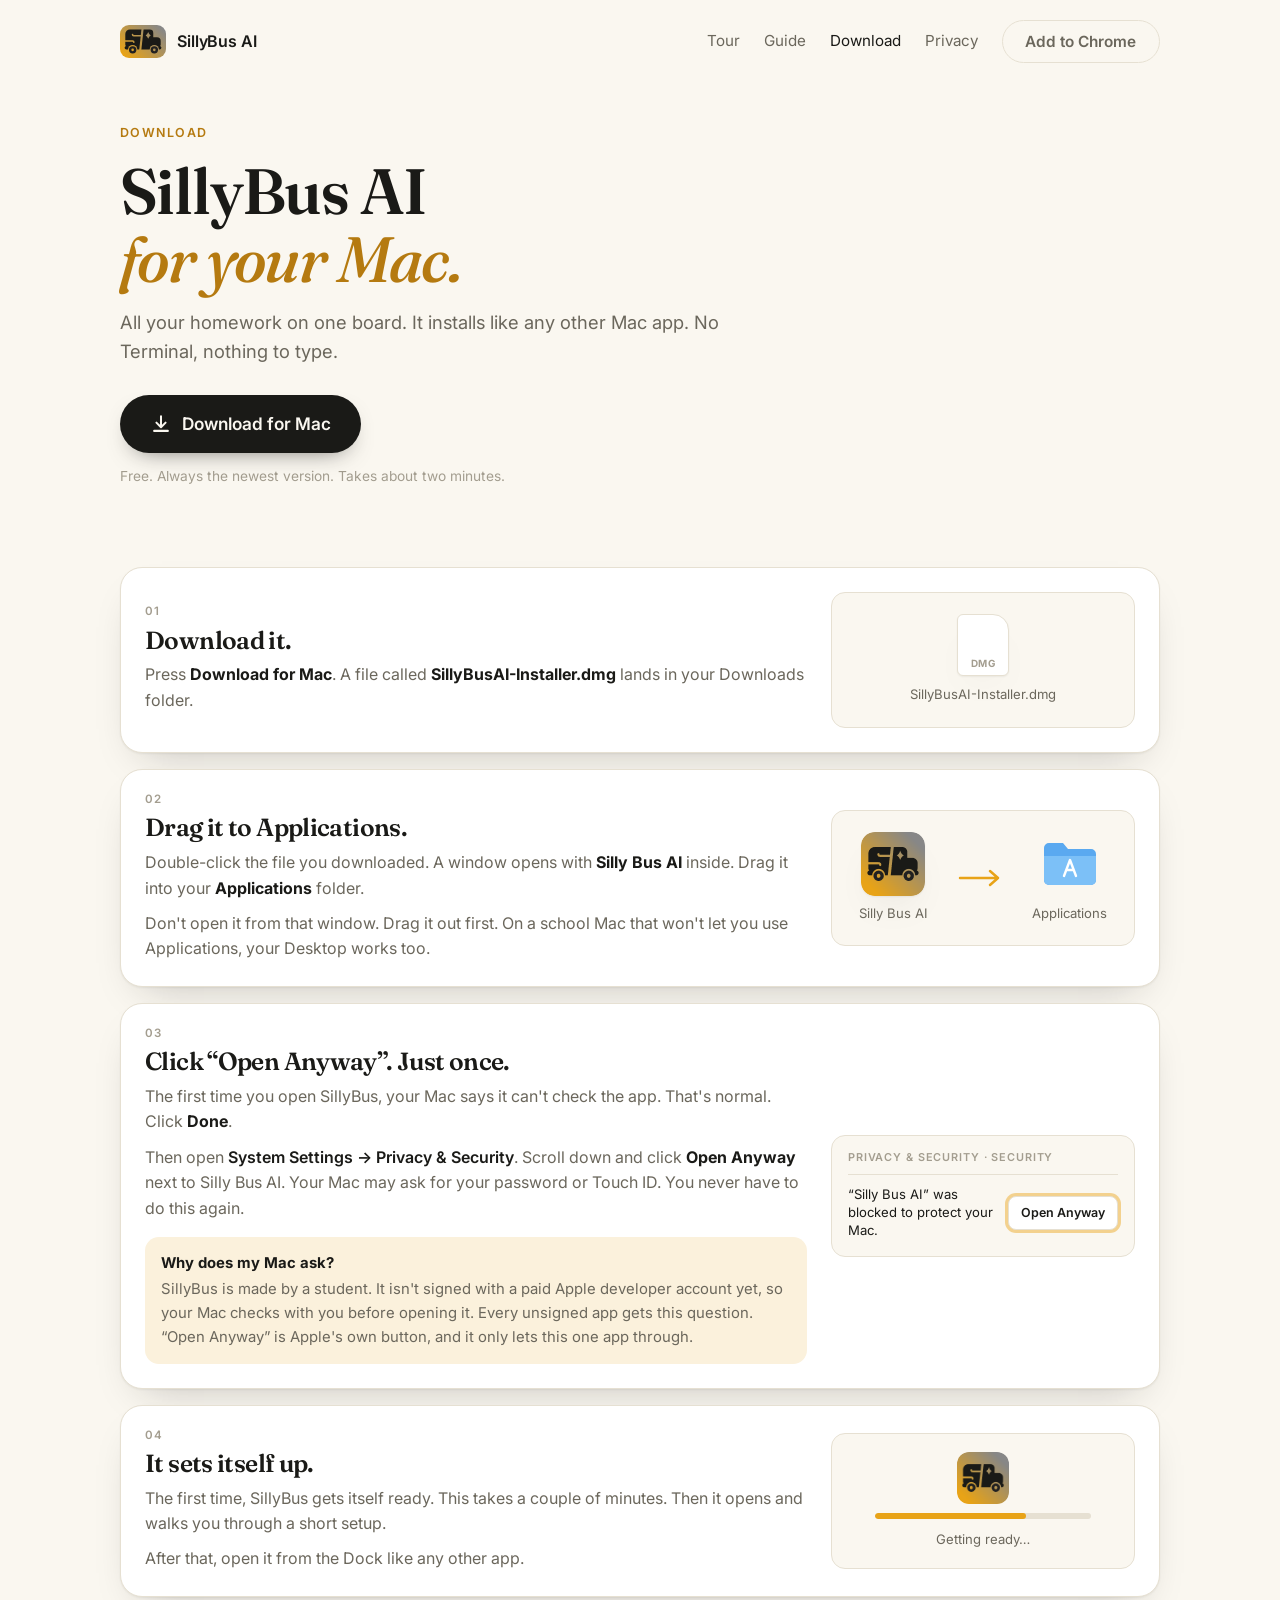
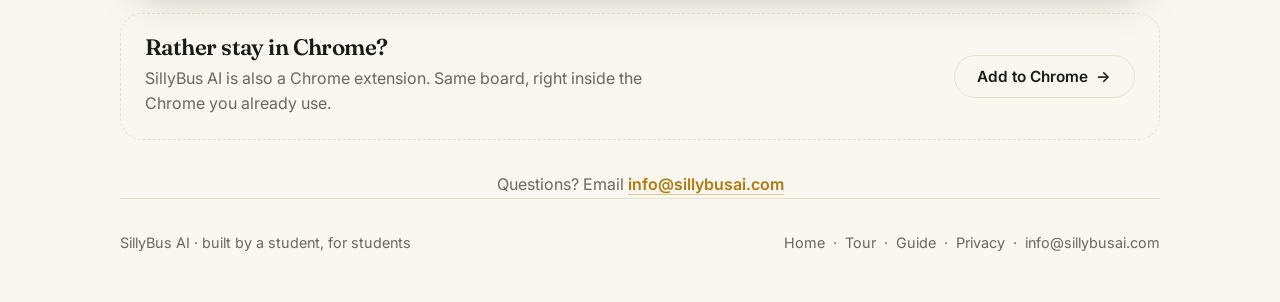
<file: download.html>
<!doctype html>
<html lang="en">
<head>
<meta charset="utf-8">
<meta name="viewport" content="width=device-width, initial-scale=1">
<title>Download for Mac — SillyBus AI</title>
<meta name="description" content="Download SillyBus AI for your Mac. It installs like any other app, with no Terminal. Or add it to Chrome.">
<meta property="og:title" content="Download SillyBus AI for Mac">
<meta property="og:description" content="Every class, one board. Installs like any other Mac app.">
<meta property="og:image" content="https://sillybusai.com/assets/img/og-1200x630.png">
<meta property="og:url" content="https://sillybusai.com/download.html">
<meta name="twitter:card" content="summary_large_image">
<link rel="canonical" href="https://sillybusai.com/download.html">
<link rel="icon" href="assets/favicon.ico" sizes="any">
<link rel="icon" type="image/svg+xml" href="assets/img/icon-square.svg">
<link rel="icon" type="image/png" sizes="32x32" href="assets/img/icon-32.png">
<link rel="apple-touch-icon" href="assets/img/icon-180.png">
<link rel="stylesheet" href="style.css">
<link rel="stylesheet" href="pages.css">
</head>
<body class="page-download">

<svg width="0" height="0" style="position:absolute" aria-hidden="true">
  <defs>
    <symbol id="i-dl" viewBox="0 0 24 24"><path d="M12 3.5v11.5M7 10.5l5 5 5-5M4.5 19.5h15" fill="none" stroke="currentColor" stroke-width="2.2" stroke-linecap="round" stroke-linejoin="round"/></symbol>
  </defs>
</svg>

<div class="wrap">
  <nav class="nav">
    <a class="brand" href="./"><img src="assets/img/logo.svg" alt="" width="46" height="32">SillyBus AI</a>
    <div class="nav-links">
      <a class="hide-sm" href="tour.html">Tour</a>
      <a class="hide-sm" href="guide.html">Guide</a>
      <a class="hide-xs on" href="download.html" aria-current="page">Download</a>
      <a class="hide-xs" href="privacy.html">Privacy</a>
      <a class="btn btn-ghost" href="https://chromewebstore.google.com/detail/silly-bus-ai/nkglcihnfamdlmkiihoncmikndpmidpa">Add to Chrome</a>
    </div>
  </nav>

  <header class="page-head dl-hero">
    <p class="kicker">Download</p>
    <h1>SillyBus AI<br><span class="accent">for your Mac.</span></h1>
    <p class="lede">All your homework on one board. It installs like any other Mac app. No Terminal, nothing to type.</p>
    <div class="cta-row">
      <a class="btn btn-primary btn-big" href="https://jomonkey22.github.io/schooldash-install/SillyBusAI-Installer.dmg"><svg class="dl" aria-hidden="true"><use href="#i-dl"/></svg>Download for Mac</a>
    </div>
    <p class="dl-note">Free. Always the newest version. Takes about two minutes.</p>
  </header>

  <ol class="dl-steps">
    <li class="dl-step">
      <div>
        <h2>Download it.</h2>
        <p>Press <b>Download for Mac</b>. A file called <b>SillyBusAI-Installer.dmg</b> lands in your Downloads folder.</p>
      </div>
      <div class="mock mock-file" aria-hidden="true">
        <div class="file">DMG</div>
        <span>SillyBusAI-Installer.dmg</span>
      </div>
    </li>

    <li class="dl-step">
      <div>
        <h2>Drag it to Applications.</h2>
        <p>Double-click the file you downloaded. A window opens with <b>Silly Bus AI</b> inside. Drag it into your <b>Applications</b> folder.</p>
        <p>Don't open it from that window. Drag it out first. On a school Mac that won't let you use Applications, your Desktop works too.</p>
      </div>
      <div class="mock mock-drag" aria-hidden="true">
        <figure><img src="assets/img/icon-128.png" alt="" width="64" height="64"><figcaption>Silly Bus AI</figcaption></figure>
        <svg class="arrow-go" viewBox="0 0 46 20"><path d="M3 10h38M33 3l8 7-8 7"/></svg>
        <figure>
          <svg class="folder" viewBox="0 0 64 64"><path d="M6 16a5 5 0 0 1 5-5h14l5 6h23a5 5 0 0 1 5 5v26a5 5 0 0 1-5 5H11a5 5 0 0 1-5-5z" fill="#5aa9f0"/><path d="M6 24h52v24a5 5 0 0 1-5 5H11a5 5 0 0 1-5-5z" fill="#7cc0f7"/><path d="M26 44l6-16 6 16M28.5 38h7" fill="none" stroke="#fff" stroke-width="2.4" stroke-linecap="round" stroke-linejoin="round"/></svg>
          <figcaption>Applications</figcaption>
        </figure>
      </div>
    </li>

    <li class="dl-step">
      <div>
        <h2>Click “Open Anyway”. Just once.</h2>
        <p>The first time you open SillyBus, your Mac says it can't check the app. That's normal. Click <b>Done</b>.</p>
        <p>Then open <span class="path">System Settings → Privacy &amp; Security</span>. Scroll down and click <b>Open Anyway</b> next to Silly Bus AI. Your Mac may ask for your password or Touch ID. You never have to do this again.</p>
        <div class="why">
          <b>Why does my Mac ask?</b>
          SillyBus is made by a student. It isn't signed with a paid Apple developer account yet, so your Mac checks with you before opening it. Every unsigned app gets this question. “Open Anyway” is Apple's own button, and it only lets this one app through.
        </div>
      </div>
      <div class="mock mock-set" aria-hidden="true">
        <div class="crumb">Privacy &amp; Security · Security</div>
        <div class="row"><span>“Silly Bus AI” was blocked to protect your Mac.</span><span class="fake-btn">Open Anyway</span></div>
      </div>
    </li>

    <li class="dl-step">
      <div>
        <h2>It sets itself up.</h2>
        <p>The first time, SillyBus gets itself ready. This takes a couple of minutes. Then it opens and walks you through a short setup.</p>
        <p>After that, open it from the Dock like any other app.</p>
      </div>
      <div class="mock mock-ready" aria-hidden="true">
        <img src="assets/img/icon-128.png" alt="" width="52" height="52" style="border-radius:12px">
        <div class="bar"><i></i></div>
        <span>Getting ready…</span>
      </div>
    </li>
  </ol>

  <section class="dl-chrome">
    <div>
      <h2>Rather stay in Chrome?</h2>
      <p>SillyBus AI is also a Chrome extension. Same board, right inside the Chrome you already use.</p>
    </div>
    <a class="btn btn-ghost" href="https://chromewebstore.google.com/detail/silly-bus-ai/nkglcihnfamdlmkiihoncmikndpmidpa">Add to Chrome <span class="arrow">→</span></a>
  </section>

  <p class="ask-us">Questions? Email <a href="mailto:info@sillybusai.com">info@sillybusai.com</a></p>

  <footer>
    <span>SillyBus AI · built by a student, for students</span>
    <span><a href="./">Home</a> &nbsp;·&nbsp; <a href="tour.html">Tour</a> &nbsp;·&nbsp; <a href="guide.html">Guide</a> &nbsp;·&nbsp; <a href="privacy.html">Privacy</a> &nbsp;·&nbsp; <a href="mailto:info@sillybusai.com">info@sillybusai.com</a></span>
  </footer>
</div>

</body>
</html>
</file>
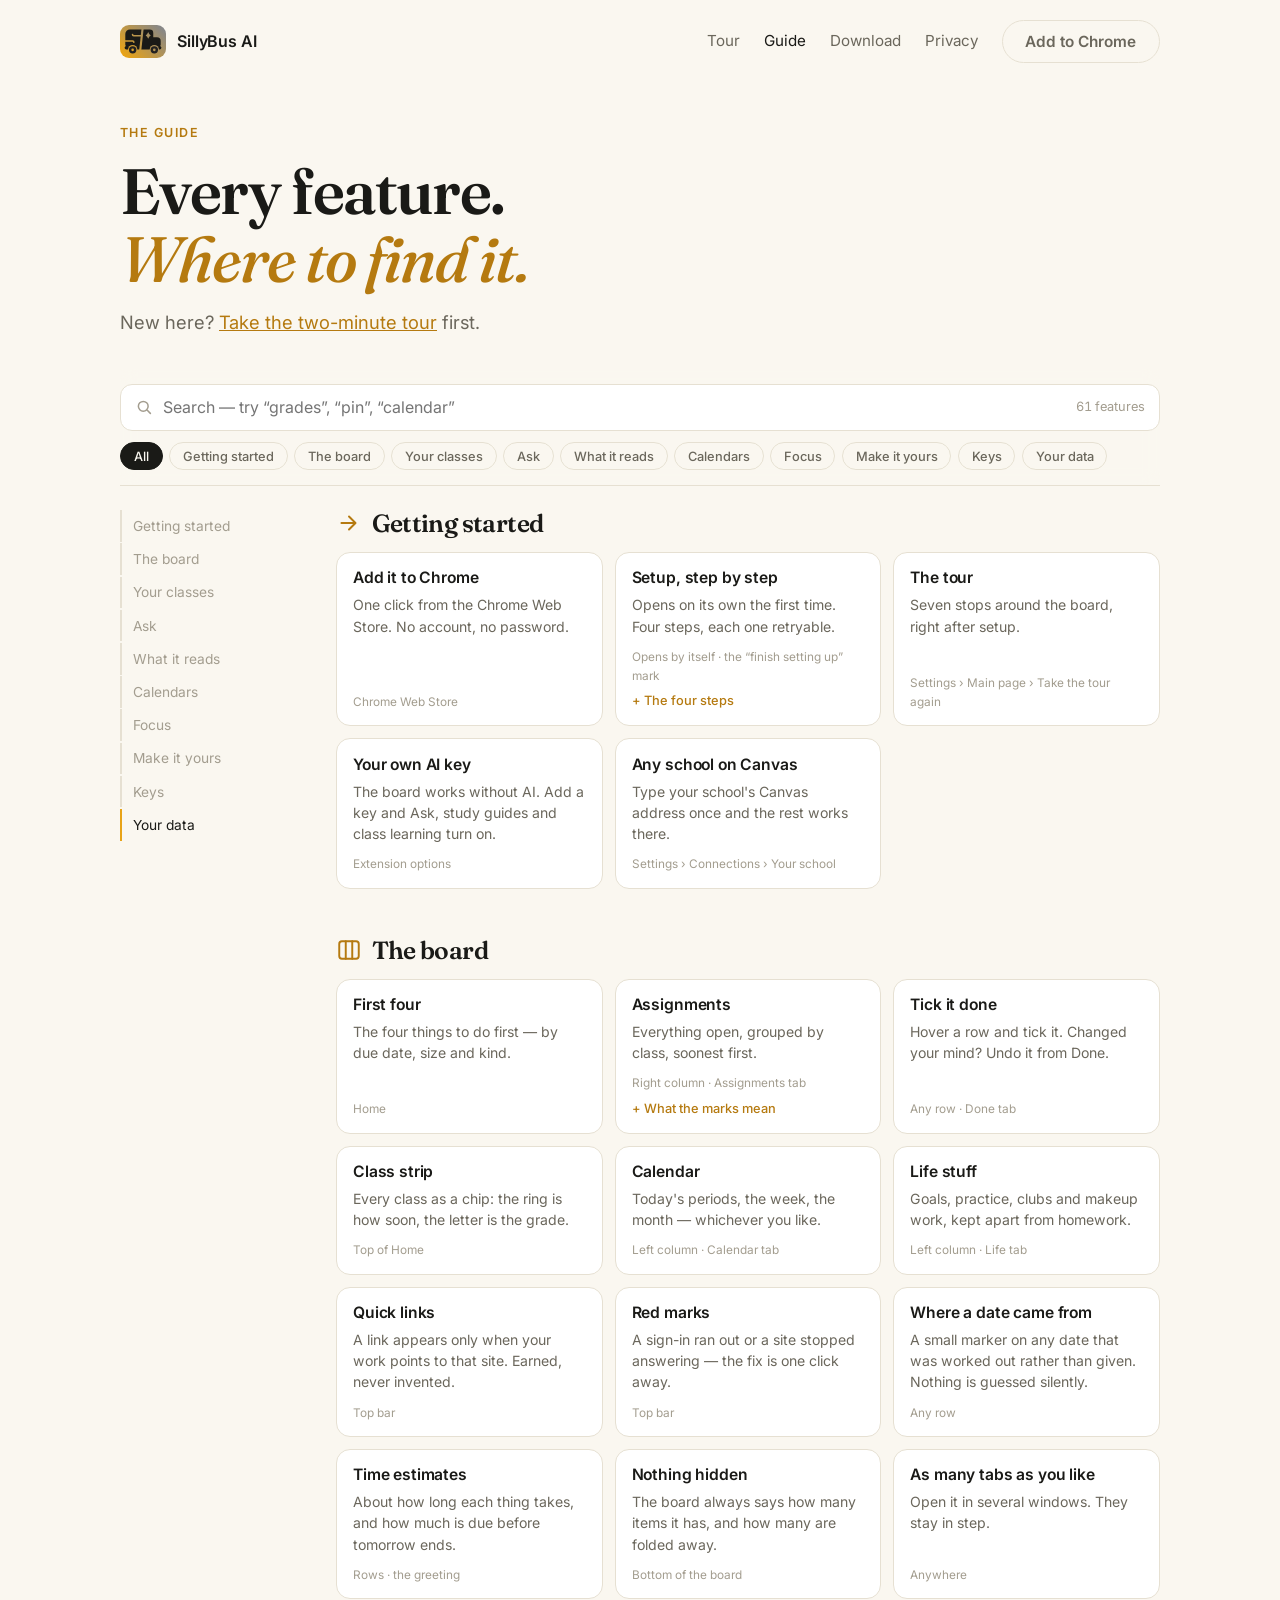
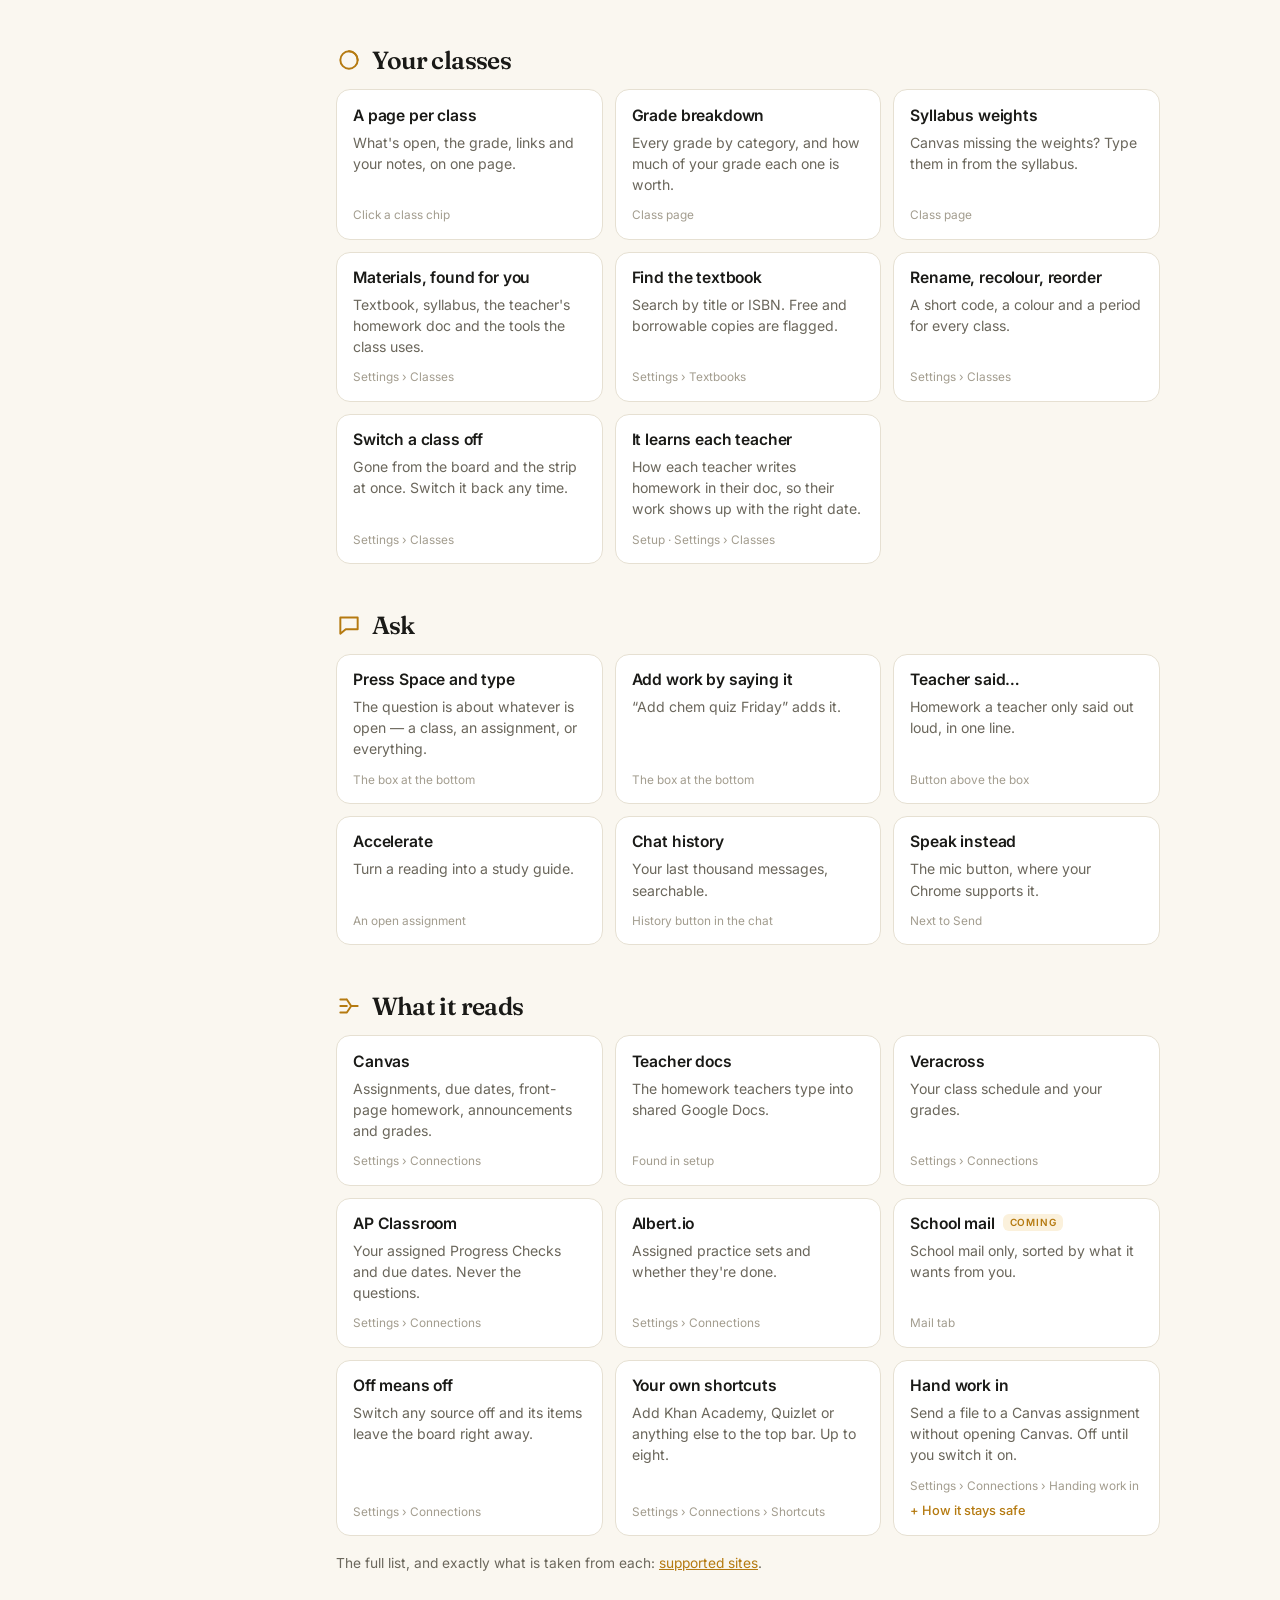
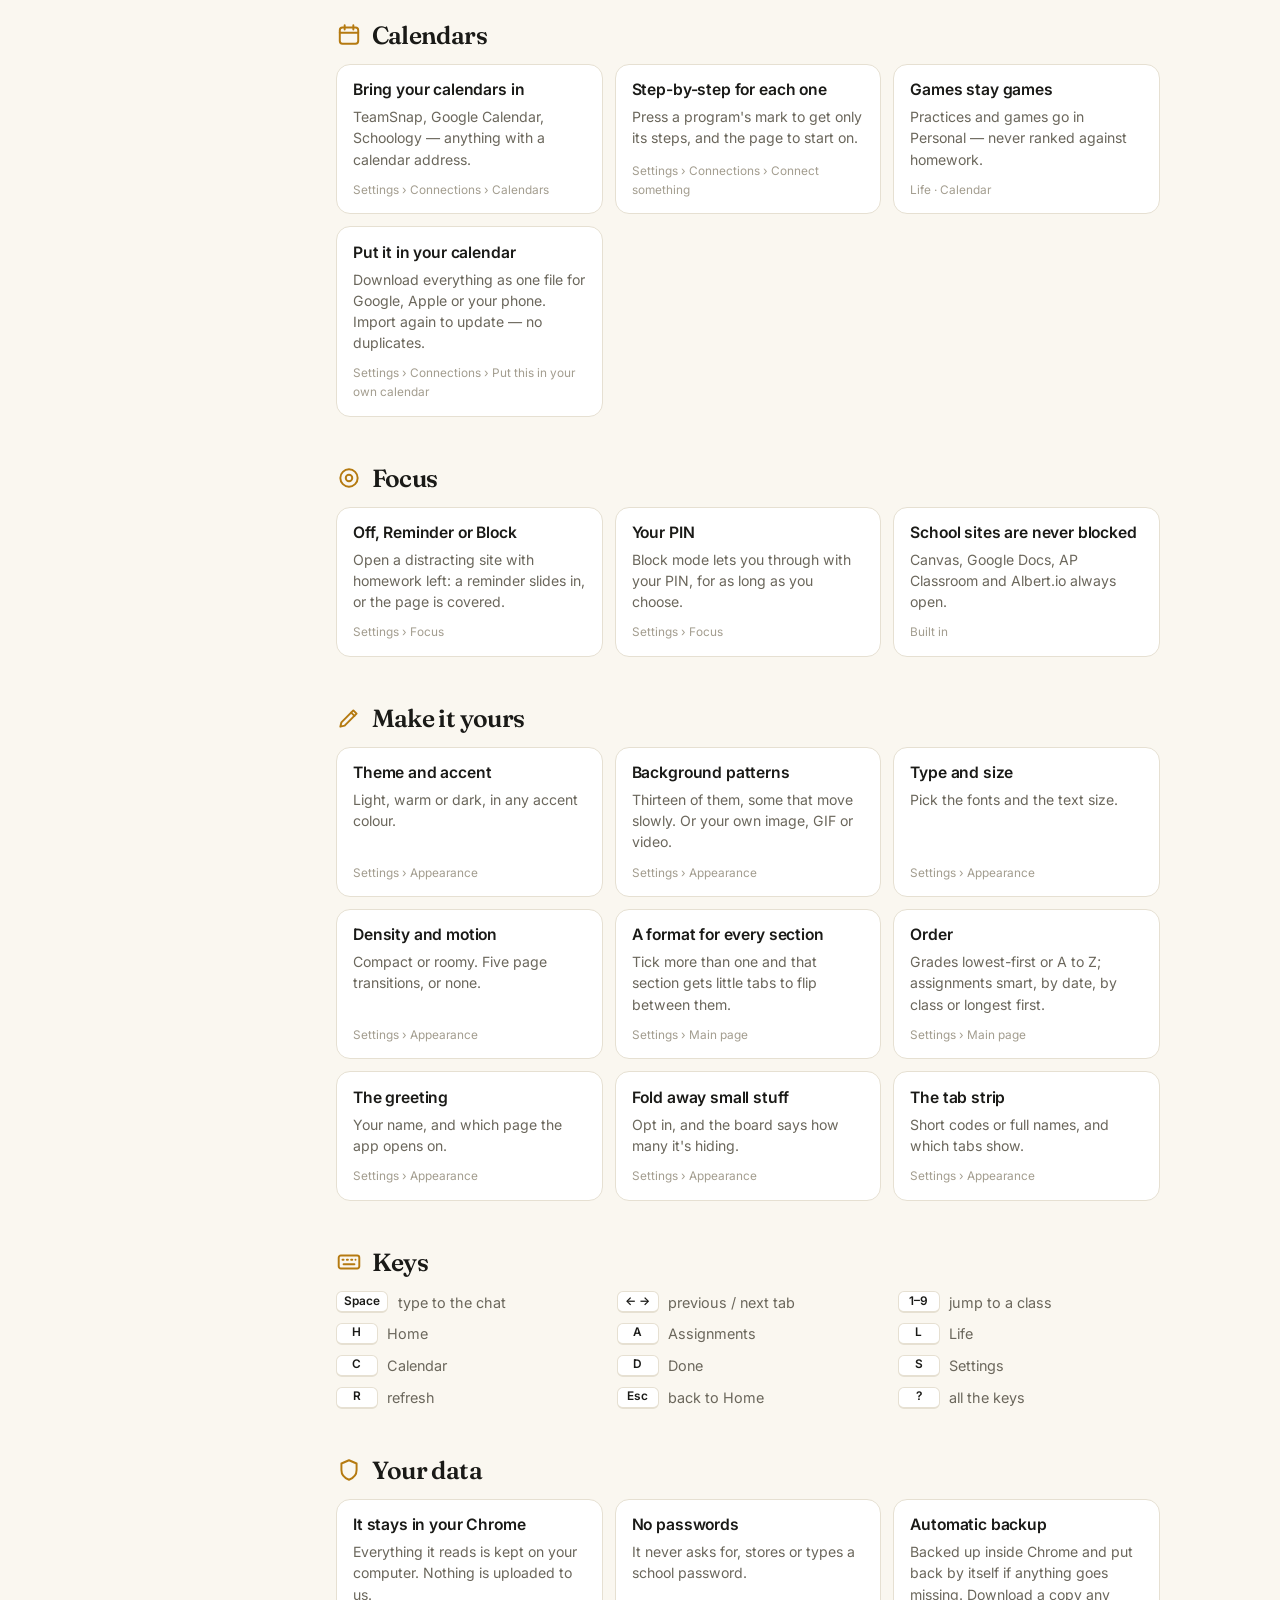
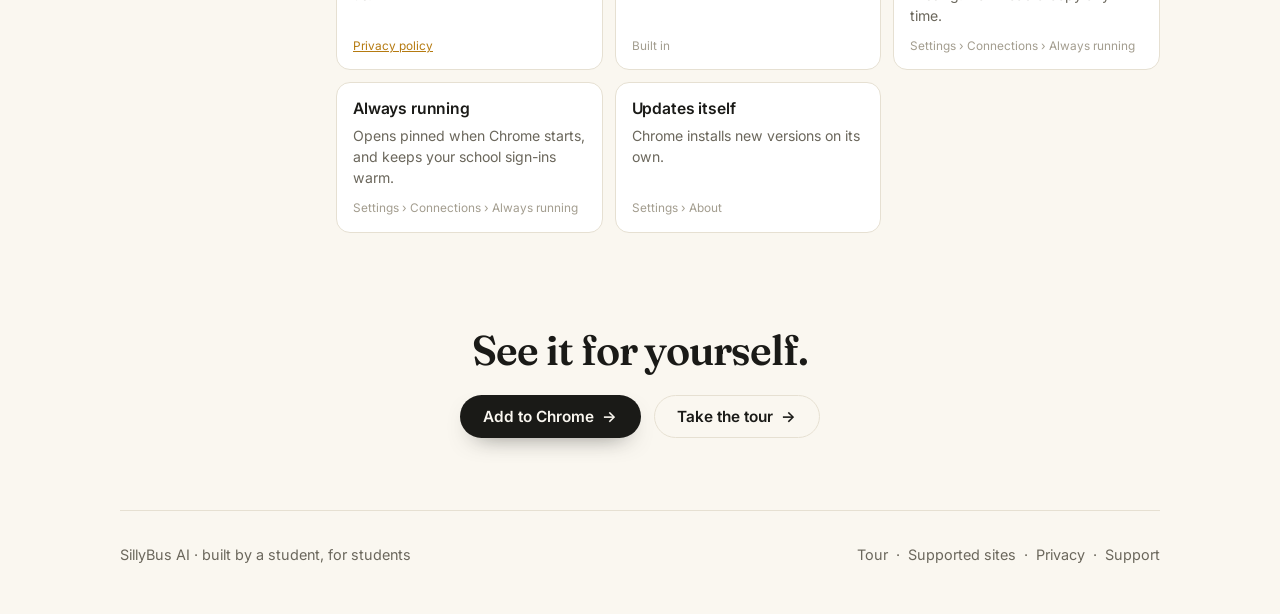
<file: guide.html>
<!doctype html>
<html lang="en">
<head>
<meta charset="utf-8">
<meta name="viewport" content="width=device-width, initial-scale=1">
<title>Every feature — SillyBus AI</title>
<meta name="description" content="Everything SillyBus AI does, and where to find it — the board, your classes, Ask, the sites it reads, Focus, and every setting.">
<meta property="og:title" content="Every feature — SillyBus AI">
<meta property="og:description" content="Everything it does, and where to find it.">
<meta property="og:image" content="https://sillybusai.com/assets/img/og-1200x630.png">
<meta property="og:url" content="https://sillybusai.com/guide.html">
<link rel="canonical" href="https://sillybusai.com/guide.html">
<link rel="icon" href="assets/favicon.ico" sizes="any">
<link rel="icon" type="image/svg+xml" href="assets/img/icon-square.svg">
<link rel="apple-touch-icon" href="assets/img/icon-180.png">
<link rel="stylesheet" href="style.css">
<link rel="stylesheet" href="pages.css">
</head>
<body class="page-guide">

<!-- Section marks, drawn once and reused. Line glyphs, not emoji. -->
<svg width="0" height="0" style="position:absolute" aria-hidden="true">
  <defs>
    <symbol id="g-start" viewBox="0 0 24 24"><path d="M5 12h11M12 6l6 6-6 6"/></symbol>
    <symbol id="g-board" viewBox="0 0 24 24"><rect x="3" y="4" width="18" height="16" rx="2.5"/><path d="M9 4v16M15 4v16"/></symbol>
    <symbol id="g-class" viewBox="0 0 24 24"><circle cx="12" cy="12" r="8"/><path d="M12 4a8 8 0 0 1 8 8"/></symbol>
    <symbol id="g-ask" viewBox="0 0 24 24"><path d="M4 5h16v11H9l-5 4z"/></symbol>
    <symbol id="g-sources" viewBox="0 0 24 24"><path d="M4 6h6M4 12h6M4 18h6M14 12h6M10 6l4 6-4 6"/></symbol>
    <symbol id="g-cal" viewBox="0 0 24 24"><rect x="3.5" y="5" width="17" height="15" rx="2.5"/><path d="M3.5 10h17M8 3v4M16 3v4"/></symbol>
    <symbol id="g-focus" viewBox="0 0 24 24"><circle cx="12" cy="12" r="8"/><circle cx="12" cy="12" r="3"/></symbol>
    <symbol id="g-yours" viewBox="0 0 24 24"><path d="M4 20l4-1 11-11-3-3L5 16z"/><path d="M14 7l3 3"/></symbol>
    <symbol id="g-keys" viewBox="0 0 24 24"><rect x="2.5" y="6" width="19" height="12" rx="2"/><path d="M6 10h1M10 10h1M14 10h1M18 10h0M7 14h10"/></symbol>
    <symbol id="g-data" viewBox="0 0 24 24"><path d="M12 3l7 3v6c0 4.5-3 7.5-7 9-4-1.5-7-4.5-7-9V6z"/></symbol>
  </defs>
</svg>

<div class="wrap">
  <nav class="nav">
    <a class="brand" href="./"><img src="assets/img/logo.svg" alt="" width="46" height="32">SillyBus AI</a>
    <div class="nav-links">
      <a class="hide-sm" href="tour.html">Tour</a>
      <a class="hide-sm on" href="guide.html" aria-current="page">Guide</a>
      <a class="hide-xs" href="download.html">Download</a>
      <a class="hide-sm" href="privacy.html">Privacy</a>
      <a class="btn btn-ghost" href="https://chromewebstore.google.com/detail/silly-bus-ai/nkglcihnfamdlmkiihoncmikndpmidpa">Add to Chrome</a>
    </div>
  </nav>

  <header class="page-head">
    <p class="kicker">The guide</p>
    <h1>Every feature.<br><span class="accent">Where to find it.</span></h1>
    <p class="lede">New here? <a href="tour.html">Take the two-minute tour</a> first.</p>
  </header>

  <div class="guide-tools" id="tools">
    <label class="gsearch">
      <svg viewBox="0 0 24 24" aria-hidden="true"><circle cx="11" cy="11" r="6.5"/><path d="M16 16l4.5 4.5"/></svg>
      <input id="q" type="search" placeholder="Search — try “grades”, “pin”, “calendar”" autocomplete="off" aria-label="Search the features">
      <span class="gcount" id="count"></span>
    </label>
    <div class="gchips" id="chips" role="group" aria-label="Show one part"></div>
  </div>

  <div class="guide">
    <nav class="gindex" id="gindex" aria-label="Sections"></nav>

    <div class="gbody" id="gbody">

      <section class="gsec" id="start" data-title="Getting started">
        <h2><svg class="gi"><use href="#g-start"/></svg>Getting started</h2>
        <div class="feats">
          <article class="feat" id="install"><h3>Add it to Chrome</h3>
            <p>One click from the Chrome Web Store. No account, no password.</p>
            <span class="where">Chrome Web Store</span></article>
          <article class="feat" id="setup"><h3>Setup, step by step</h3>
            <p>Opens on its own the first time. Four steps, each one retryable.</p>
            <span class="where">Opens by itself · the “finish setting up” mark</span>
            <details><summary>The four steps</summary><ol>
              <li><b>Your sign-ins</b> — nothing to type. It uses the sites you're already signed in to in this Chrome.</li>
              <li><b>Connect</b> — Canvas, your class schedule and your grades.</li>
              <li><b>Your classes</b> — it finds each class's textbook, syllabus and homework doc. Check them, mark them reviewed, or skip for now.</li>
              <li><b>First pull</b> — your homework lands on the board.</li></ol></details></article>
          <article class="feat" id="tour"><h3>The tour</h3>
            <p>Seven stops around the board, right after setup.</p>
            <span class="where">Settings › Main page › Take the tour again</span></article>
          <article class="feat" id="key"><h3>Your own AI key</h3>
            <p>The board works without AI. Add a key and Ask, study guides and class learning turn on.</p>
            <span class="where">Extension options</span></article>
          <article class="feat" id="school"><h3>Any school on Canvas</h3>
            <p>Type your school's Canvas address once and the rest works there.</p>
            <span class="where">Settings › Connections › Your school</span></article>
        </div>
      </section>

      <section class="gsec" id="board" data-title="The board">
        <h2><svg class="gi"><use href="#g-board"/></svg>The board</h2>
        <div class="feats">
          <article class="feat" id="first-four"><h3>First four</h3>
            <p>The four things to do first — by due date, size and kind.</p>
            <span class="where">Home</span></article>
          <article class="feat" id="assignments"><h3>Assignments</h3>
            <p>Everything open, grouped by class, soonest first.</p>
            <span class="where">Right column · Assignments tab</span>
            <details><summary>What the marks mean</summary>
              <p><b>HW</b> homework · <b>T</b> test · <b>Q</b> quiz · <b>PS</b> problem set · <b>R</b> reading · <b>!</b> overdue. Hover a mark for the word.</p></details></article>
          <article class="feat" id="tick"><h3>Tick it done</h3>
            <p>Hover a row and tick it. Changed your mind? Undo it from Done.</p>
            <span class="where">Any row · Done tab</span></article>
          <article class="feat" id="strip"><h3>Class strip</h3>
            <p>Every class as a chip: the ring is how soon, the letter is the grade.</p>
            <span class="where">Top of Home</span></article>
          <article class="feat" id="calendar"><h3>Calendar</h3>
            <p>Today's periods, the week, the month — whichever you like.</p>
            <span class="where">Left column · Calendar tab</span></article>
          <article class="feat" id="life"><h3>Life stuff</h3>
            <p>Goals, practice, clubs and makeup work, kept apart from homework.</p>
            <span class="where">Left column · Life tab</span></article>
          <article class="feat" id="quick-links"><h3>Quick links</h3>
            <p>A link appears only when your work points to that site. Earned, never invented.</p>
            <span class="where">Top bar</span></article>
          <article class="feat" id="red-marks"><h3>Red marks</h3>
            <p>A sign-in ran out or a site stopped answering — the fix is one click away.</p>
            <span class="where">Top bar</span></article>
          <article class="feat" id="date-source"><h3>Where a date came from</h3>
            <p>A small marker on any date that was worked out rather than given. Nothing is guessed silently.</p>
            <span class="where">Any row</span></article>
          <article class="feat" id="estimates"><h3>Time estimates</h3>
            <p>About how long each thing takes, and how much is due before tomorrow ends.</p>
            <span class="where">Rows · the greeting</span></article>
          <article class="feat" id="nothing-hidden"><h3>Nothing hidden</h3>
            <p>The board always says how many items it has, and how many are folded away.</p>
            <span class="where">Bottom of the board</span></article>
          <article class="feat" id="tabs"><h3>As many tabs as you like</h3>
            <p>Open it in several windows. They stay in step.</p>
            <span class="where">Anywhere</span></article>
        </div>
      </section>

      <section class="gsec" id="classes" data-title="Your classes">
        <h2><svg class="gi"><use href="#g-class"/></svg>Your classes</h2>
        <div class="feats">
          <article class="feat" id="class-page"><h3>A page per class</h3>
            <p>What's open, the grade, links and your notes, on one page.</p>
            <span class="where">Click a class chip</span></article>
          <article class="feat" id="grade-breakdown"><h3>Grade breakdown</h3>
            <p>Every grade by category, and how much of your grade each one is worth.</p>
            <span class="where">Class page</span></article>
          <article class="feat" id="weights"><h3>Syllabus weights</h3>
            <p>Canvas missing the weights? Type them in from the syllabus.</p>
            <span class="where">Class page</span></article>
          <article class="feat" id="materials"><h3>Materials, found for you</h3>
            <p>Textbook, syllabus, the teacher's homework doc and the tools the class uses.</p>
            <span class="where">Settings › Classes</span></article>
          <article class="feat" id="textbooks"><h3>Find the textbook</h3>
            <p>Search by title or ISBN. Free and borrowable copies are flagged.</p>
            <span class="where">Settings › Textbooks</span></article>
          <article class="feat" id="rename"><h3>Rename, recolour, reorder</h3>
            <p>A short code, a colour and a period for every class.</p>
            <span class="where">Settings › Classes</span></article>
          <article class="feat" id="class-off"><h3>Switch a class off</h3>
            <p>Gone from the board and the strip at once. Switch it back any time.</p>
            <span class="where">Settings › Classes</span></article>
          <article class="feat" id="learned"><h3>It learns each teacher</h3>
            <p>How each teacher writes homework in their doc, so their work shows up with the right date.</p>
            <span class="where">Setup · Settings › Classes</span></article>
        </div>
      </section>

      <section class="gsec" id="ask" data-title="Ask">
        <h2><svg class="gi"><use href="#g-ask"/></svg>Ask</h2>
        <div class="feats">
          <article class="feat" id="ask-space"><h3>Press Space and type</h3>
            <p>The question is about whatever is open — a class, an assignment, or everything.</p>
            <span class="where">The box at the bottom</span></article>
          <article class="feat" id="add-by-saying"><h3>Add work by saying it</h3>
            <p>“Add chem quiz Friday” adds it.</p>
            <span class="where">The box at the bottom</span></article>
          <article class="feat" id="teacher-said"><h3>Teacher said…</h3>
            <p>Homework a teacher only said out loud, in one line.</p>
            <span class="where">Button above the box</span></article>
          <article class="feat" id="accelerate"><h3>Accelerate</h3>
            <p>Turn a reading into a study guide.</p>
            <span class="where">An open assignment</span></article>
          <article class="feat" id="history"><h3>Chat history</h3>
            <p>Your last thousand messages, searchable.</p>
            <span class="where">History button in the chat</span></article>
          <article class="feat" id="voice"><h3>Speak instead</h3>
            <p>The mic button, where your Chrome supports it.</p>
            <span class="where">Next to Send</span></article>
        </div>
      </section>

      <section class="gsec" id="sources" data-title="What it reads">
        <h2><svg class="gi"><use href="#g-sources"/></svg>What it reads</h2>
        <div class="feats">
          <article class="feat" id="canvas"><h3>Canvas</h3>
            <p>Assignments, due dates, front-page homework, announcements and grades.</p>
            <span class="where">Settings › Connections</span></article>
          <article class="feat" id="docs"><h3>Teacher docs</h3>
            <p>The homework teachers type into shared Google Docs.</p>
            <span class="where">Found in setup</span></article>
          <article class="feat" id="veracross"><h3>Veracross</h3>
            <p>Your class schedule and your grades.</p>
            <span class="where">Settings › Connections</span></article>
          <article class="feat" id="apclassroom"><h3>AP Classroom</h3>
            <p>Your assigned Progress Checks and due dates. Never the questions.</p>
            <span class="where">Settings › Connections</span></article>
          <article class="feat" id="albert"><h3>Albert.io</h3>
            <p>Assigned practice sets and whether they're done.</p>
            <span class="where">Settings › Connections</span></article>
          <article class="feat" id="mail"><h3>School mail <span class="tag">coming</span></h3>
            <p>School mail only, sorted by what it wants from you.</p>
            <span class="where">Mail tab</span></article>
          <article class="feat" id="off-means-off"><h3>Off means off</h3>
            <p>Switch any source off and its items leave the board right away.</p>
            <span class="where">Settings › Connections</span></article>
          <article class="feat" id="shortcuts"><h3>Your own shortcuts</h3>
            <p>Add Khan Academy, Quizlet or anything else to the top bar. Up to eight.</p>
            <span class="where">Settings › Connections › Shortcuts</span></article>
          <article class="feat" id="submit"><h3>Hand work in</h3>
            <p>Send a file to a Canvas assignment without opening Canvas. Off until you switch it on.</p>
            <span class="where">Settings › Connections › Handing work in</span>
            <details><summary>How it stays safe</summary>
              <p>It shows exactly what will be sent and asks every time — there's no “don't ask again”. It never retries on its own, and every attempt is written down.</p></details></article>
        </div>
        <p class="gnote">The full list, and exactly what is taken from each: <a href="supported.html">supported sites</a>.</p>
      </section>

      <section class="gsec" id="calendars" data-title="Calendars">
        <h2><svg class="gi"><use href="#g-cal"/></svg>Calendars</h2>
        <div class="feats">
          <article class="feat" id="connect-cal"><h3>Bring your calendars in</h3>
            <p>TeamSnap, Google Calendar, Schoology — anything with a calendar address.</p>
            <span class="where">Settings › Connections › Calendars</span></article>
          <article class="feat" id="guides"><h3>Step-by-step for each one</h3>
            <p>Press a program's mark to get only its steps, and the page to start on.</p>
            <span class="where">Settings › Connections › Connect something</span></article>
          <article class="feat" id="personal"><h3>Games stay games</h3>
            <p>Practices and games go in Personal — never ranked against homework.</p>
            <span class="where">Life · Calendar</span></article>
          <article class="feat" id="export"><h3>Put it in your calendar</h3>
            <p>Download everything as one file for Google, Apple or your phone. Import again to update — no duplicates.</p>
            <span class="where">Settings › Connections › Put this in your own calendar</span></article>
        </div>
      </section>

      <section class="gsec" id="focus" data-title="Focus">
        <h2><svg class="gi"><use href="#g-focus"/></svg>Focus</h2>
        <div class="feats">
          <article class="feat" id="focus-modes"><h3>Off, Reminder or Block</h3>
            <p>Open a distracting site with homework left: a reminder slides in, or the page is covered.</p>
            <span class="where">Settings › Focus</span></article>
          <article class="feat" id="focus-pin"><h3>Your PIN</h3>
            <p>Block mode lets you through with your PIN, for as long as you choose.</p>
            <span class="where">Settings › Focus</span></article>
          <article class="feat" id="focus-school"><h3>School sites are never blocked</h3>
            <p>Canvas, Google Docs, AP Classroom and Albert.io always open.</p>
            <span class="where">Built in</span></article>
        </div>
      </section>

      <section class="gsec" id="yours" data-title="Make it yours">
        <h2><svg class="gi"><use href="#g-yours"/></svg>Make it yours</h2>
        <div class="feats">
          <article class="feat" id="theme"><h3>Theme and accent</h3>
            <p>Light, warm or dark, in any accent colour.</p>
            <span class="where">Settings › Appearance</span></article>
          <article class="feat" id="patterns"><h3>Background patterns</h3>
            <p>Thirteen of them, some that move slowly. Or your own image, GIF or video.</p>
            <span class="where">Settings › Appearance</span></article>
          <article class="feat" id="type"><h3>Type and size</h3>
            <p>Pick the fonts and the text size.</p>
            <span class="where">Settings › Appearance</span></article>
          <article class="feat" id="motion"><h3>Density and motion</h3>
            <p>Compact or roomy. Five page transitions, or none.</p>
            <span class="where">Settings › Appearance</span></article>
          <article class="feat" id="formats"><h3>A format for every section</h3>
            <p>Tick more than one and that section gets little tabs to flip between them.</p>
            <span class="where">Settings › Main page</span></article>
          <article class="feat" id="order"><h3>Order</h3>
            <p>Grades lowest-first or A to Z; assignments smart, by date, by class or longest first.</p>
            <span class="where">Settings › Main page</span></article>
          <article class="feat" id="greeting"><h3>The greeting</h3>
            <p>Your name, and which page the app opens on.</p>
            <span class="where">Settings › Appearance</span></article>
          <article class="feat" id="low-priority"><h3>Fold away small stuff</h3>
            <p>Opt in, and the board says how many it's hiding.</p>
            <span class="where">Settings › Appearance</span></article>
          <article class="feat" id="strip-names"><h3>The tab strip</h3>
            <p>Short codes or full names, and which tabs show.</p>
            <span class="where">Settings › Appearance</span></article>
        </div>
      </section>

      <section class="gsec" id="keys" data-title="Keys">
        <h2><svg class="gi"><use href="#g-keys"/></svg>Keys</h2>
        <div class="keygrid">
          <span><kbd>Space</kbd>type to the chat</span>
          <span><kbd>← →</kbd>previous / next tab</span>
          <span><kbd>1–9</kbd>jump to a class</span>
          <span><kbd>H</kbd>Home</span>
          <span><kbd>A</kbd>Assignments</span>
          <span><kbd>L</kbd>Life</span>
          <span><kbd>C</kbd>Calendar</span>
          <span><kbd>D</kbd>Done</span>
          <span><kbd>S</kbd>Settings</span>
          <span><kbd>R</kbd>refresh</span>
          <span><kbd>Esc</kbd>back to Home</span>
          <span><kbd>?</kbd>all the keys</span>
        </div>
      </section>

      <section class="gsec" id="data" data-title="Your data">
        <h2><svg class="gi"><use href="#g-data"/></svg>Your data</h2>
        <div class="feats">
          <article class="feat" id="local"><h3>It stays in your Chrome</h3>
            <p>Everything it reads is kept on your computer. Nothing is uploaded to us.</p>
            <span class="where"><a href="privacy.html">Privacy policy</a></span></article>
          <article class="feat" id="no-passwords"><h3>No passwords</h3>
            <p>It never asks for, stores or types a school password.</p>
            <span class="where">Built in</span></article>
          <article class="feat" id="backup"><h3>Automatic backup</h3>
            <p>Backed up inside Chrome and put back by itself if anything goes missing. Download a copy any time.</p>
            <span class="where">Settings › Connections › Always running</span></article>
          <article class="feat" id="pinned"><h3>Always running</h3>
            <p>Opens pinned when Chrome starts, and keeps your school sign-ins warm.</p>
            <span class="where">Settings › Connections › Always running</span></article>
          <article class="feat" id="updates"><h3>Updates itself</h3>
            <p>Chrome installs new versions on its own.</p>
            <span class="where">Settings › About</span></article>
        </div>
      </section>

      <p class="gempty" id="empty" hidden>Nothing matches that. <button type="button" class="linkish" id="clear">Show everything</button></p>
    </div>
  </div>

  <section class="tour-end">
    <h2>See it for yourself.</h2>
    <div class="cta-row">
      <a class="btn btn-primary" href="https://chromewebstore.google.com/detail/silly-bus-ai/nkglcihnfamdlmkiihoncmikndpmidpa">Add to Chrome <span class="arrow">→</span></a>
      <a class="btn btn-ghost" href="tour.html">Take the tour <span class="arrow">→</span></a>
    </div>
  </section>

  <footer>
    <span>SillyBus AI · built by a student, for students</span>
    <span><a href="tour.html">Tour</a> &nbsp;·&nbsp; <a href="supported.html">Supported sites</a> &nbsp;·&nbsp; <a href="privacy.html">Privacy</a> &nbsp;·&nbsp; <a href="https://github.com/ElMagoCT/sillybusai-site/issues">Support</a></span>
  </footer>
</div>

<script src="guide.js" defer></script>
</body>
</html>
</file>
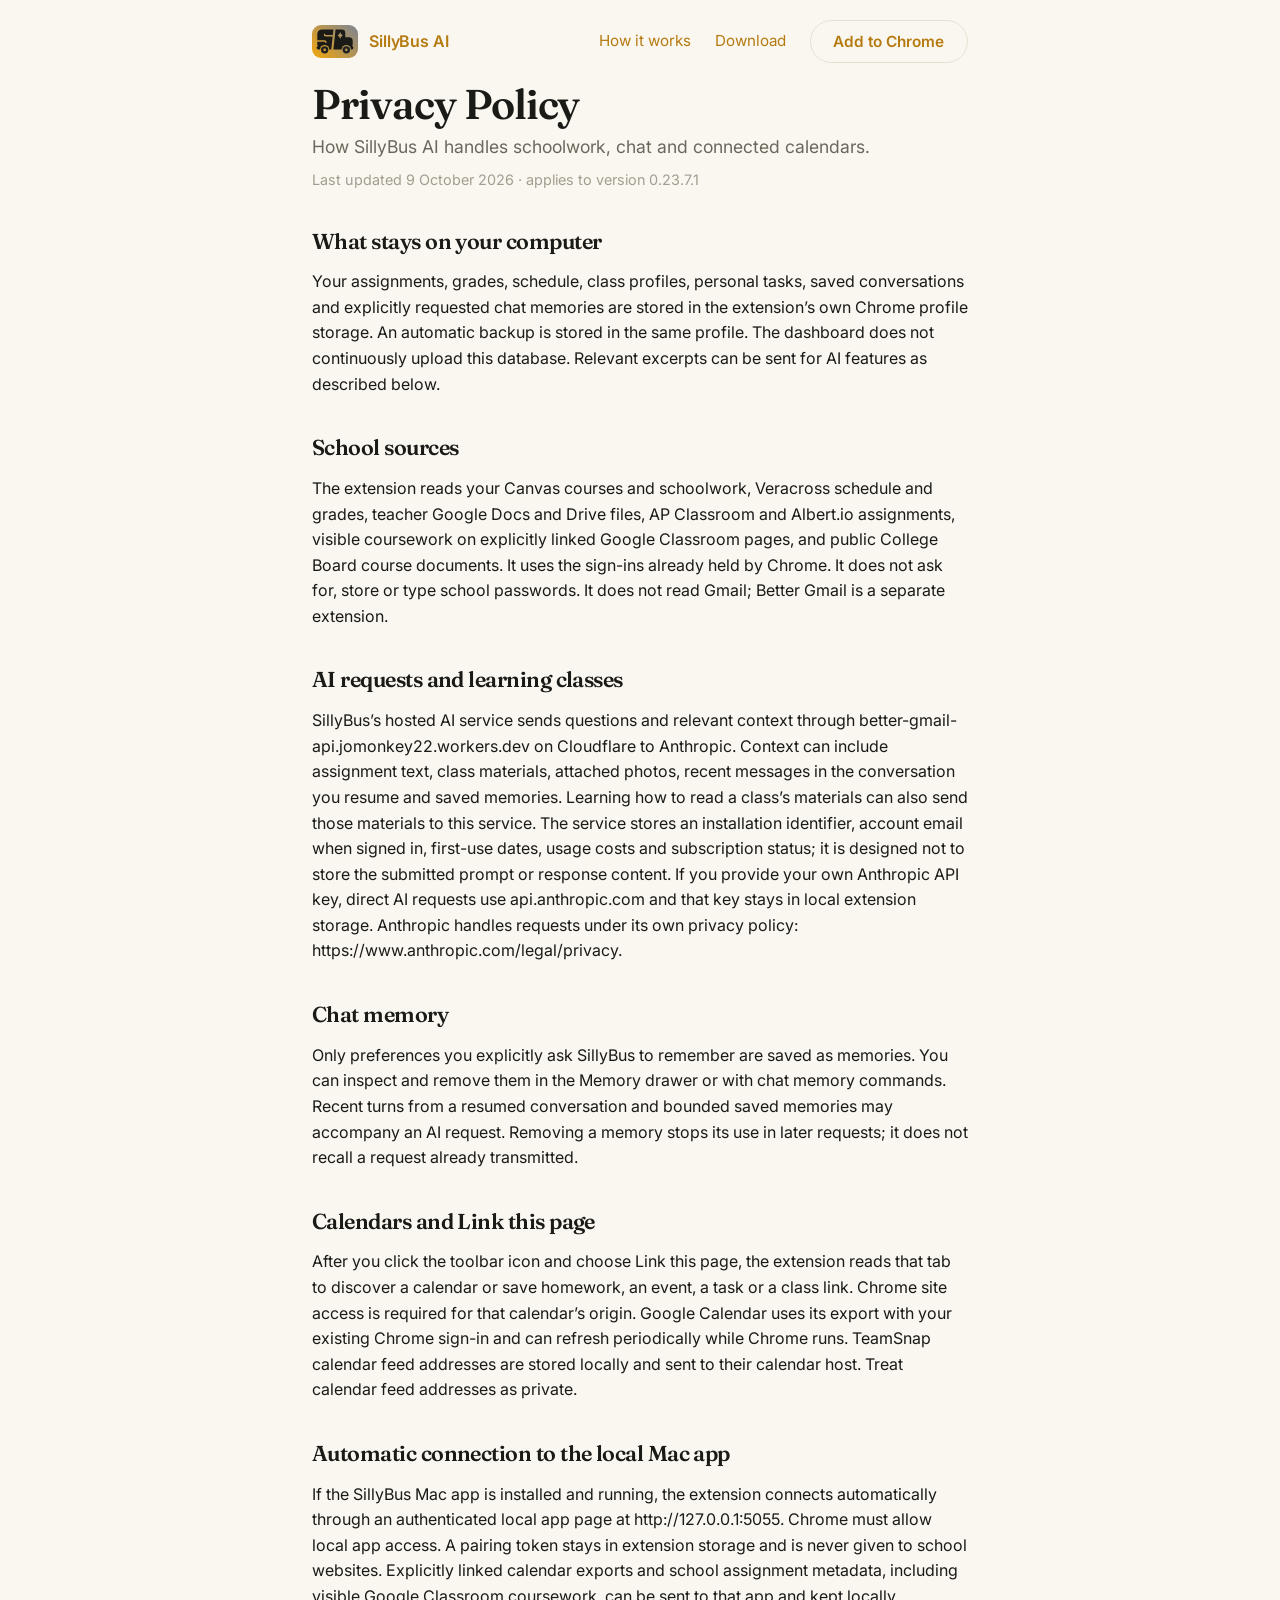
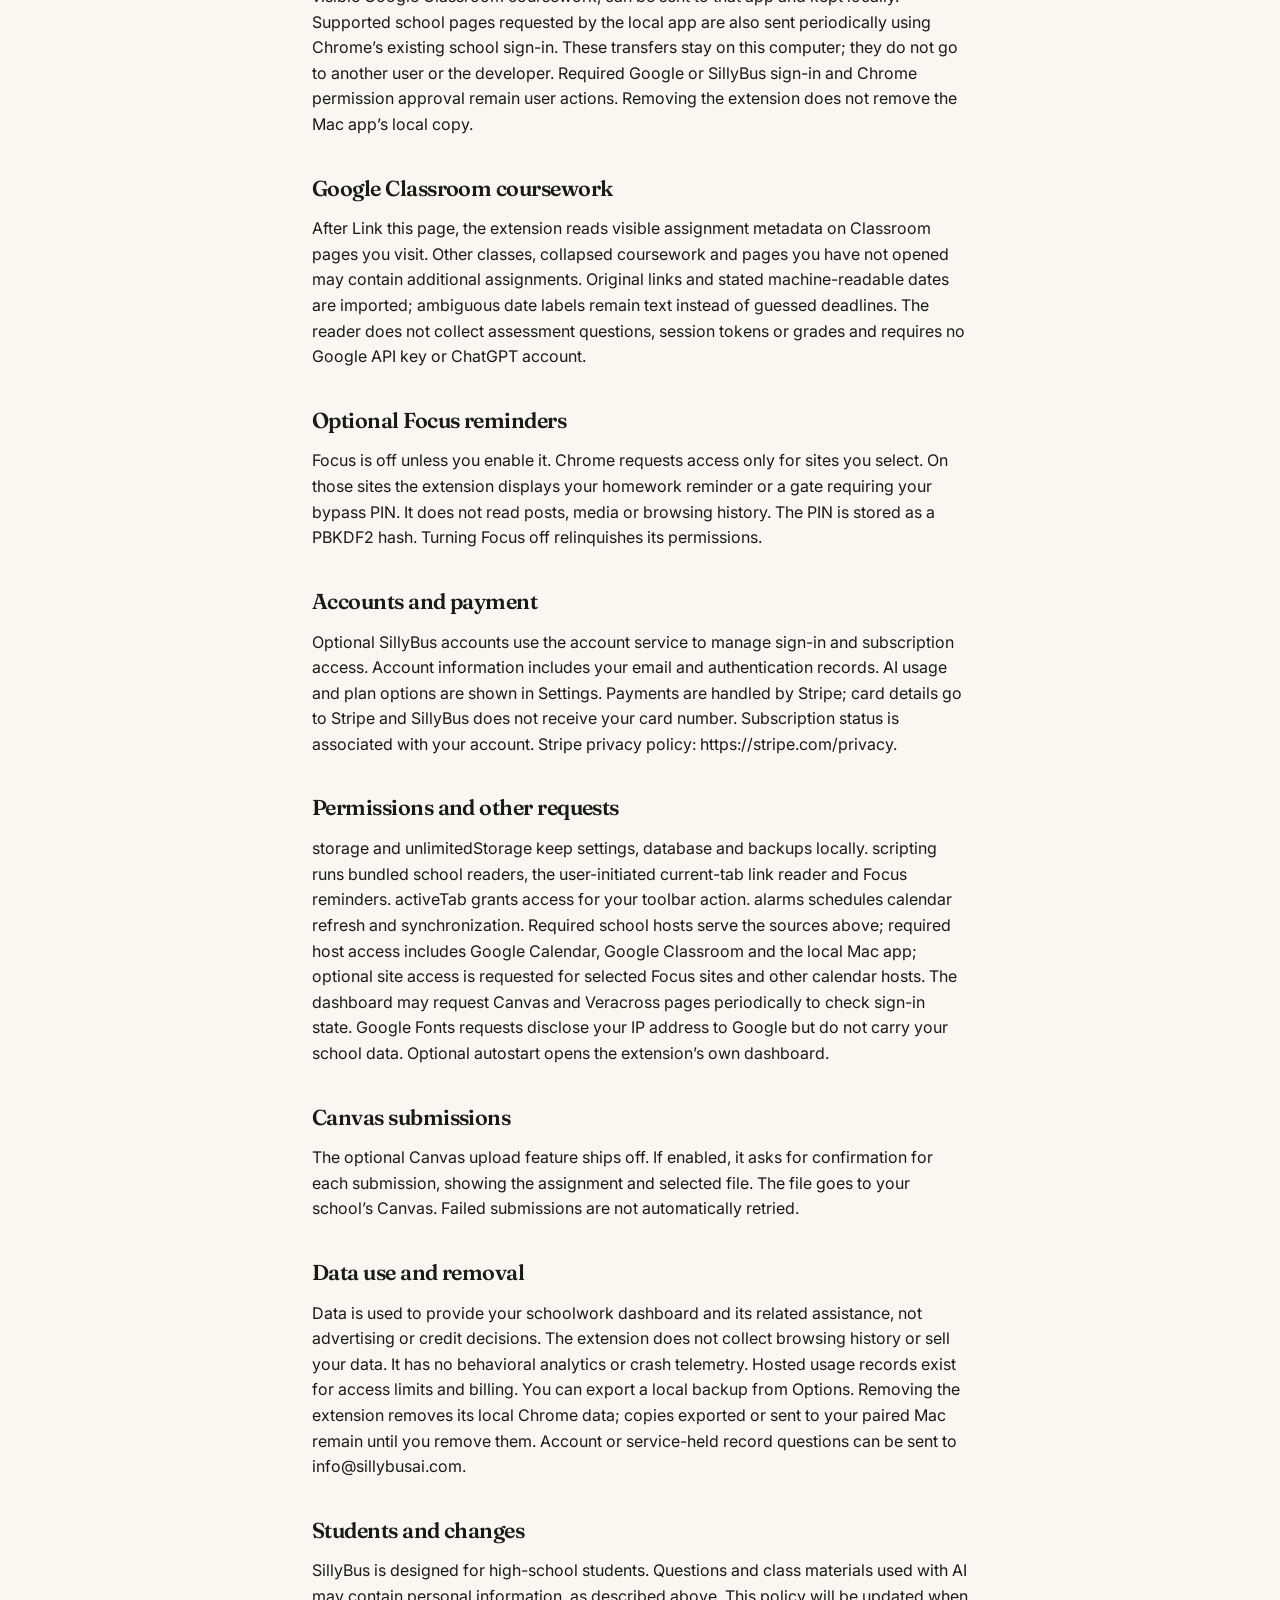
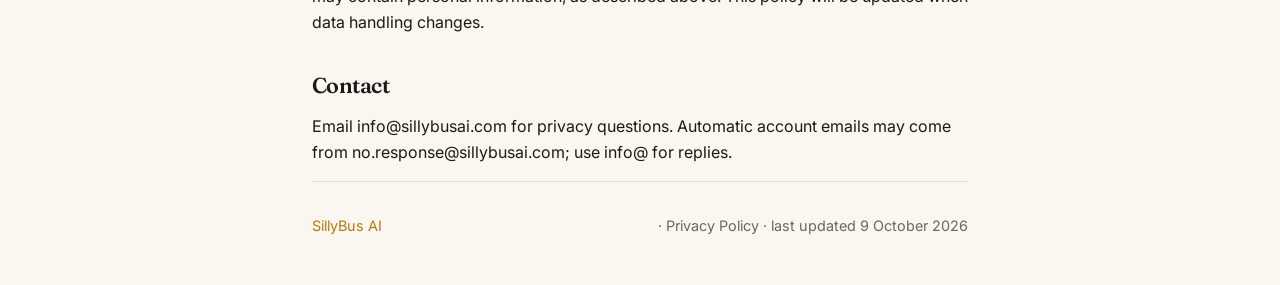
<file: privacy.html>
<!doctype html>
<html lang="en">
<head>
<meta charset="utf-8">
<meta name="viewport" content="width=device-width, initial-scale=1">
<title>Privacy Policy — SillyBus AI</title>
<meta name="description" content="How the SillyBus AI Chrome extension handles your school data, your school mail and your Canvas submissions. Short version: it stays on your computer.">
<link rel="icon" href="assets/favicon.ico" sizes="any">
<link rel="icon" type="image/png" sizes="32x32" href="assets/img/icon-32.png">
<link rel="apple-touch-icon" href="assets/img/icon-180.png">
<link rel="stylesheet" href="style.css">
</head>
<body>
<div class="wrap narrow doc">

<nav class="nav">
  <a class="brand" href="./"><img src="assets/img/logo.svg" alt="" width="46" height="32">SillyBus AI</a>
  <div class="nav-links">
    <a class="hide-sm" href="./#how">How it works</a>
    <a class="hide-xs" href="download.html">Download</a>
    <a class="btn btn-ghost" href="https://chromewebstore.google.com/detail/silly-bus-ai/nkglcihnfamdlmkiihoncmikndpmidpa">Add to Chrome</a>
  </div>
</nav>

<h1>Privacy Policy</h1>
<p class="lede">How SillyBus AI handles schoolwork, chat and connected calendars.</p>
<p class="updated">Last updated 9 October 2026 · applies to version 0.23.7.1</p>
<h2>What stays on your computer</h2>
<p>Your assignments, grades, schedule, class profiles, personal tasks, saved conversations and explicitly requested chat memories are stored in the extension’s own Chrome profile storage. An automatic backup is stored in the same profile. The dashboard does not continuously upload this database. Relevant excerpts can be sent for AI features as described below.</p>
<h2>School sources</h2>
<p>The extension reads your Canvas courses and schoolwork, Veracross schedule and grades, teacher Google Docs and Drive files, AP Classroom and Albert.io assignments, visible coursework on explicitly linked Google Classroom pages, and public College Board course documents. It uses the sign-ins already held by Chrome. It does not ask for, store or type school passwords. It does not read Gmail; Better Gmail is a separate extension.</p>
<h2>AI requests and learning classes</h2>
<p>SillyBus’s hosted AI service sends questions and relevant context through better-gmail-api.jomonkey22.workers.dev on Cloudflare to Anthropic. Context can include assignment text, class materials, attached photos, recent messages in the conversation you resume and saved memories. Learning how to read a class’s materials can also send those materials to this service. The service stores an installation identifier, account email when signed in, first-use dates, usage costs and subscription status; it is designed not to store the submitted prompt or response content. If you provide your own Anthropic API key, direct AI requests use api.anthropic.com and that key stays in local extension storage. Anthropic handles requests under its own privacy policy: https://www.anthropic.com/legal/privacy.</p>
<h2>Chat memory</h2>
<p>Only preferences you explicitly ask SillyBus to remember are saved as memories. You can inspect and remove them in the Memory drawer or with chat memory commands. Recent turns from a resumed conversation and bounded saved memories may accompany an AI request. Removing a memory stops its use in later requests; it does not recall a request already transmitted.</p>
<h2>Calendars and Link this page</h2>
<p>After you click the toolbar icon and choose Link this page, the extension reads that tab to discover a calendar or save homework, an event, a task or a class link. Chrome site access is required for that calendar’s origin. Google Calendar uses its export with your existing Chrome sign-in and can refresh periodically while Chrome runs. TeamSnap calendar feed addresses are stored locally and sent to their calendar host. Treat calendar feed addresses as private.</p>
<h2>Automatic connection to the local Mac app</h2>
<p>If the SillyBus Mac app is installed and running, the extension connects automatically through an authenticated local app page at http://127.0.0.1:5055. Chrome must allow local app access. A pairing token stays in extension storage and is never given to school websites. Explicitly linked calendar exports and school assignment metadata, including visible Google Classroom coursework, can be sent to that app and kept locally. Supported school pages requested by the local app are also sent periodically using Chrome’s existing school sign-in. These transfers stay on this computer; they do not go to another user or the developer. Required Google or SillyBus sign-in and Chrome permission approval remain user actions. Removing the extension does not remove the Mac app’s local copy.</p>
<h2>Google Classroom coursework</h2>
<p>After Link this page, the extension reads visible assignment metadata on Classroom pages you visit. Other classes, collapsed coursework and pages you have not opened may contain additional assignments. Original links and stated machine-readable dates are imported; ambiguous date labels remain text instead of guessed deadlines. The reader does not collect assessment questions, session tokens or grades and requires no Google API key or ChatGPT account.</p>
<h2>Optional Focus reminders</h2>
<p>Focus is off unless you enable it. Chrome requests access only for sites you select. On those sites the extension displays your homework reminder or a gate requiring your bypass PIN. It does not read posts, media or browsing history. The PIN is stored as a PBKDF2 hash. Turning Focus off relinquishes its permissions.</p>
<h2>Accounts and payment</h2>
<p>Optional SillyBus accounts use the account service to manage sign-in and subscription access. Account information includes your email and authentication records. AI usage and plan options are shown in Settings. Payments are handled by Stripe; card details go to Stripe and SillyBus does not receive your card number. Subscription status is associated with your account. Stripe privacy policy: https://stripe.com/privacy.</p>
<h2>Permissions and other requests</h2>
<p>storage and unlimitedStorage keep settings, database and backups locally. scripting runs bundled school readers, the user-initiated current-tab link reader and Focus reminders. activeTab grants access for your toolbar action. alarms schedules calendar refresh and synchronization. Required school hosts serve the sources above; required host access includes Google Calendar, Google Classroom and the local Mac app; optional site access is requested for selected Focus sites and other calendar hosts. The dashboard may request Canvas and Veracross pages periodically to check sign-in state. Google Fonts requests disclose your IP address to Google but do not carry your school data. Optional autostart opens the extension’s own dashboard.</p>
<h2>Canvas submissions</h2>
<p>The optional Canvas upload feature ships off. If enabled, it asks for confirmation for each submission, showing the assignment and selected file. The file goes to your school’s Canvas. Failed submissions are not automatically retried.</p>
<h2>Data use and removal</h2>
<p>Data is used to provide your schoolwork dashboard and its related assistance, not advertising or credit decisions. The extension does not collect browsing history or sell your data. It has no behavioral analytics or crash telemetry. Hosted usage records exist for access limits and billing. You can export a local backup from Options. Removing the extension removes its local Chrome data; copies exported or sent to your paired Mac remain until you remove them. Account or service-held record questions can be sent to info@sillybusai.com.</p>
<h2>Students and changes</h2>
<p>SillyBus is designed for high-school students. Questions and class materials used with AI may contain personal information, as described above. This policy will be updated when data handling changes.</p>
<h2>Contact</h2>
<p>Email info@sillybusai.com for privacy questions. Automatic account emails may come from no.response@sillybusai.com; use info@ for replies.</p>
<footer class="site">
  <a href="./">SillyBus AI</a> · Privacy Policy · last updated 9 October 2026
</footer>

</div>
</body>
</html>
</file>
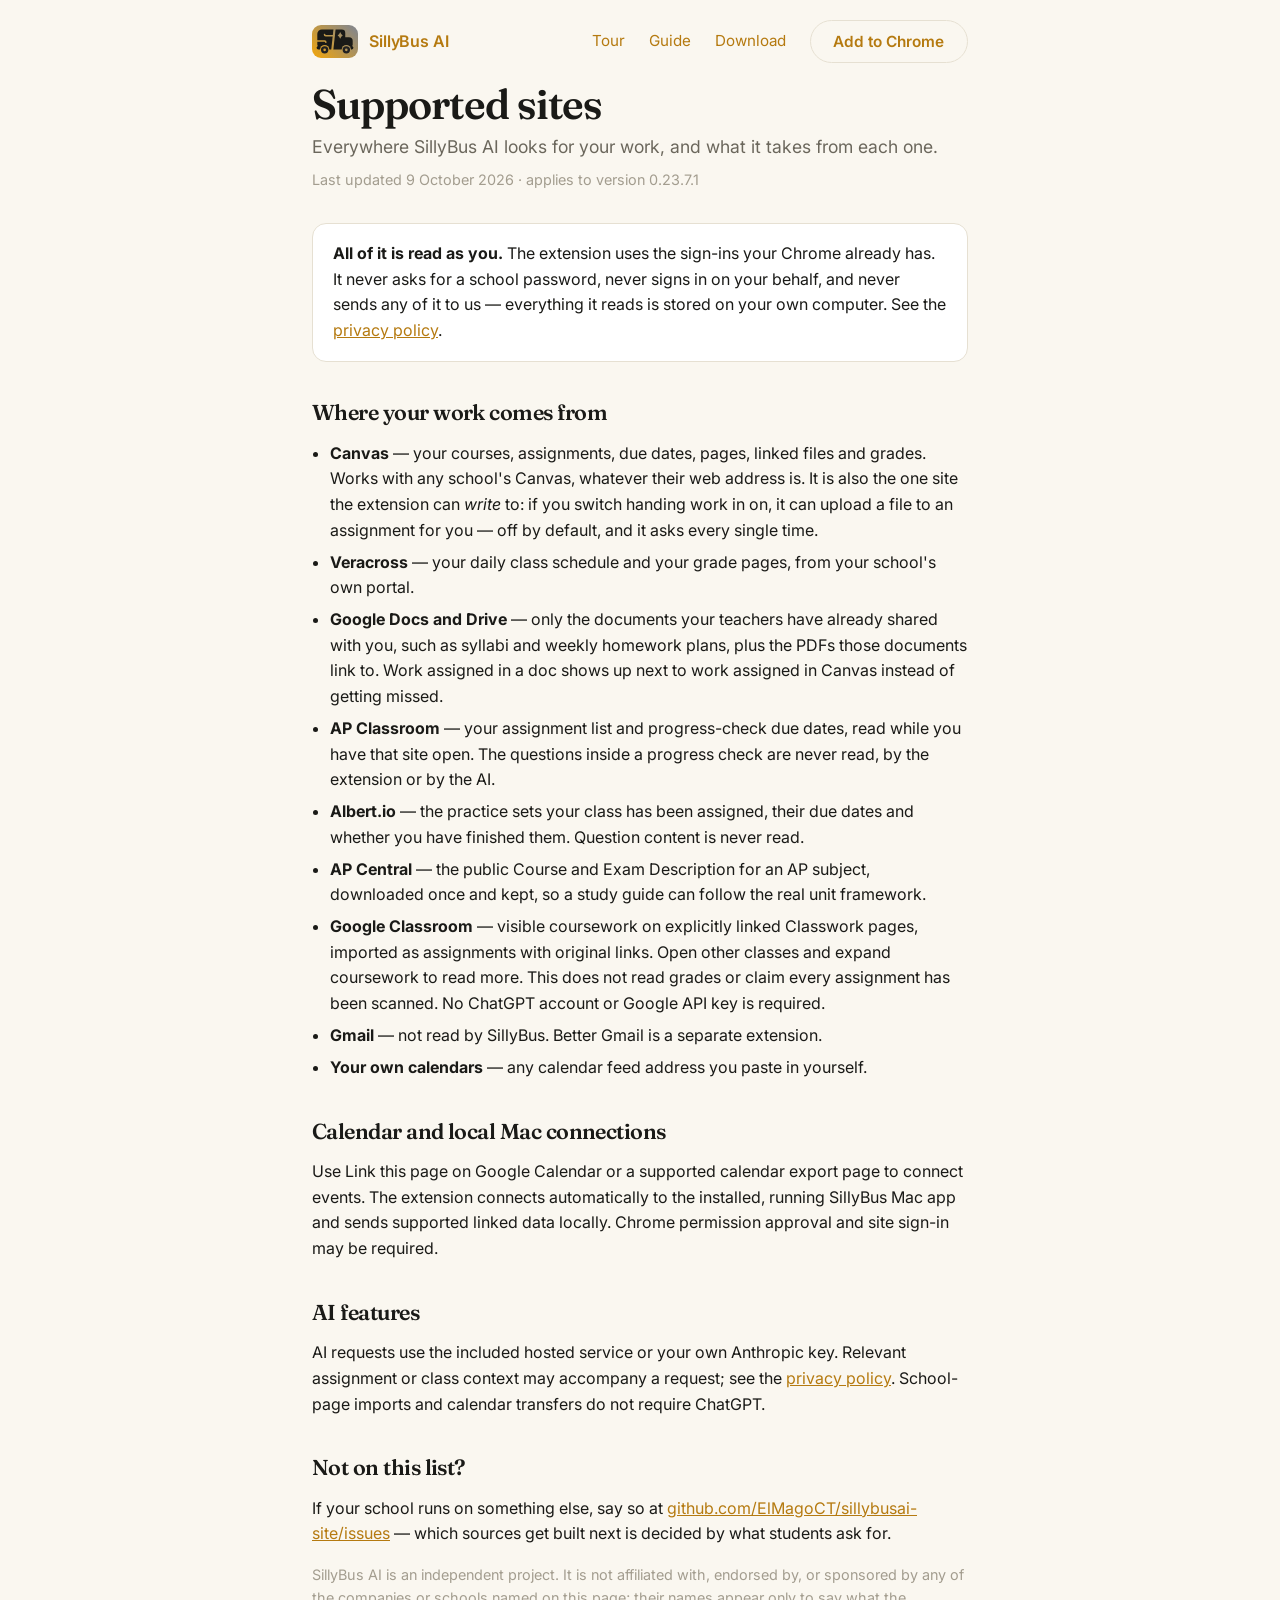
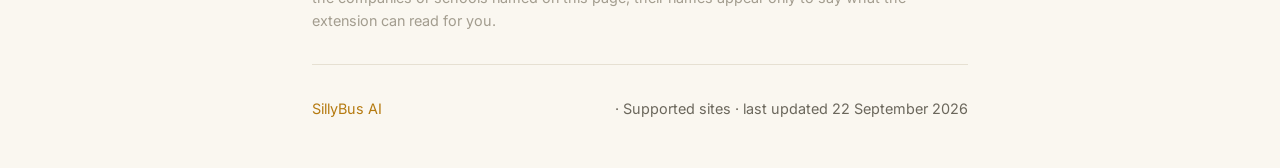
<file: supported.html>
<!doctype html>
<html lang="en">
<head>
<meta charset="utf-8">
<meta name="viewport" content="width=device-width, initial-scale=1">
<title>Supported sites — SillyBus AI</title>
<meta name="description" content="Every site SillyBus AI can read your assignments and grades from, and exactly what it takes from each one.">
<link rel="icon" href="assets/favicon.ico" sizes="any">
<link rel="icon" type="image/png" sizes="32x32" href="assets/img/icon-32.png">
<link rel="apple-touch-icon" href="assets/img/icon-180.png">
<link rel="stylesheet" href="style.css">
</head>
<body>
<div class="wrap narrow doc">

<nav class="nav">
  <a class="brand" href="./"><img src="assets/img/logo.svg" alt="" width="46" height="32">SillyBus AI</a>
  <div class="nav-links">
    <a class="hide-sm" href="tour.html">Tour</a>
    <a class="hide-sm" href="guide.html">Guide</a>
    <a class="hide-xs" href="download.html">Download</a>
    <a class="btn btn-ghost" href="https://chromewebstore.google.com/detail/silly-bus-ai/nkglcihnfamdlmkiihoncmikndpmidpa">Add to Chrome</a>
  </div>
</nav>

<h1>Supported sites</h1>
<p class="lede">Everywhere SillyBus AI looks for your work, and what it takes from each one.</p>
<p class="updated">Last updated 9 October 2026 · applies to version 0.23.7.1</p>

<div class="card">
  <p><b>All of it is read as you.</b> The extension uses the sign-ins your Chrome
  already has. It never asks for a school password, never signs in on your
  behalf, and never sends any of it to us — everything it reads is stored on
  your own computer. See the <a href="privacy.html">privacy policy</a>.</p>
</div>

<h2>Where your work comes from</h2>
<ul>
  <li><b>Canvas</b> — your courses, assignments, due dates, pages, linked files
      and grades. Works with any school's Canvas, whatever their web address is.
      It is also the one site the extension can <i>write</i> to: if you switch
      handing work in on, it can upload a file to an assignment for you — off by
      default, and it asks every single time.</li>
  <li><b>Veracross</b> — your daily class schedule and your grade pages, from
      your school's own portal.</li>
  <li><b>Google Docs and Drive</b> — only the documents your teachers have
      already shared with you, such as syllabi and weekly homework plans, plus
      the PDFs those documents link to. Work assigned in a doc shows up next to
      work assigned in Canvas instead of getting missed.</li>
  <li><b>AP Classroom</b> — your assignment list and progress-check due dates,
      read while you have that site open. The questions inside a progress check
      are never read, by the extension or by the AI.</li>
  <li><b>Albert.io</b> — the practice sets your class has been assigned, their
      due dates and whether you have finished them. Question content is never
      read.</li>
  <li><b>AP Central</b> — the public Course and Exam Description for an AP
      subject, downloaded once and kept, so a study guide can follow the real
      unit framework.</li>
  <li><b>Google Classroom</b> — visible coursework on explicitly linked Classwork pages, imported as assignments with original links. Open other classes and expand coursework to read more. This does not read grades or claim every assignment has been scanned. No ChatGPT account or Google API key is required.</li>
  <li><b>Gmail</b> — not read by SillyBus. Better Gmail is a separate extension.</li>
  <li><b>Your own calendars</b> — any calendar feed address you paste in
      yourself.</li>
</ul>

<h2>Calendar and local Mac connections</h2>
<p>Use Link this page on Google Calendar or a supported calendar export page to connect events. The extension connects automatically to the installed, running SillyBus Mac app and sends supported linked data locally. Chrome permission approval and site sign-in may be required.</p>
<h2>AI features</h2>
<p>AI requests use the included hosted service or your own Anthropic key. Relevant assignment or class context may accompany a request; see the <a href="privacy.html">privacy policy</a>. School-page imports and calendar transfers do not require ChatGPT.</p>

<h2>Not on this list?</h2>
<p>If your school runs on something else, say so at
<a href="https://github.com/ElMagoCT/sillybusai-site/issues">github.com/ElMagoCT/sillybusai-site/issues</a>
— which sources get built next is decided by what students ask for.</p>

<p class="updated">SillyBus AI is an independent project. It is not affiliated
with, endorsed by, or sponsored by any of the companies or schools named on this
page; their names appear only to say what the extension can read for you.</p>

<footer class="site">
  <a href="./">SillyBus AI</a> · Supported sites · last updated 22 September 2026
</footer>

</div>
</body>
</html>
</file>
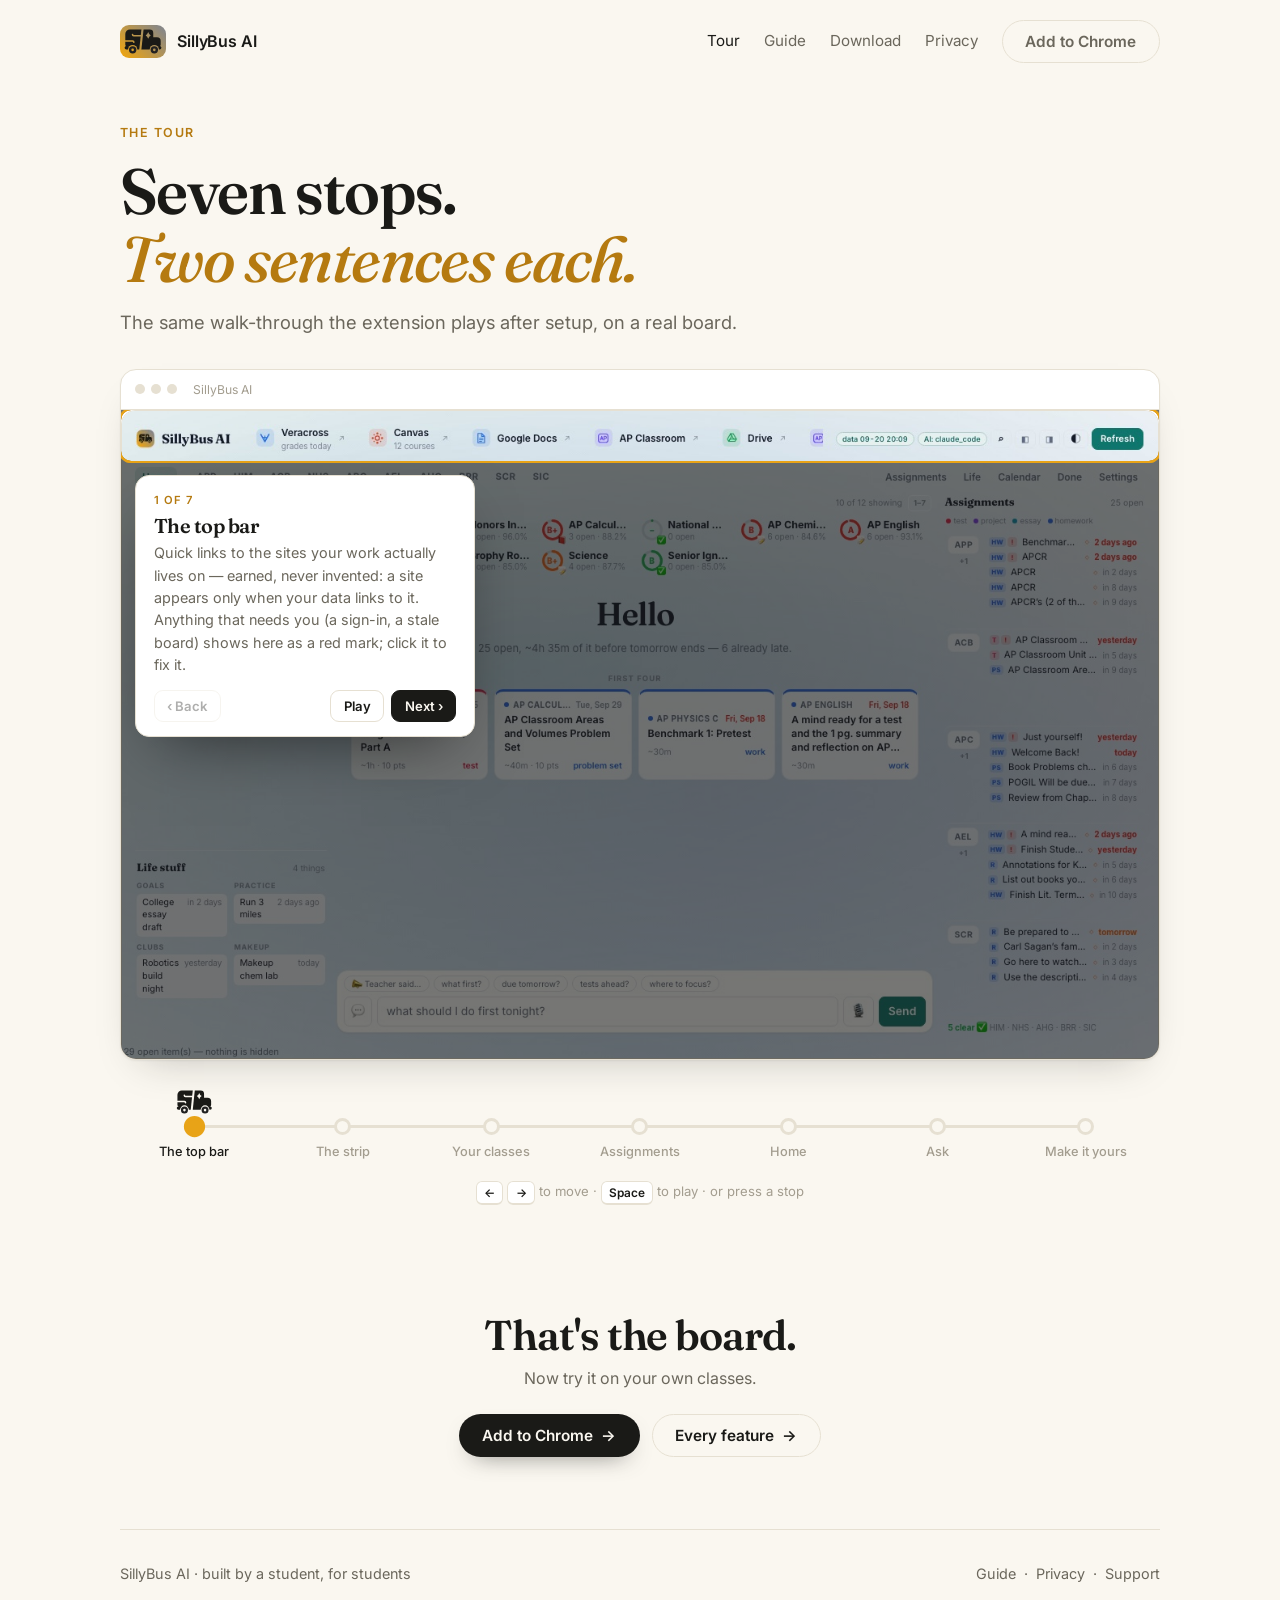
<file: tour.html>
<!doctype html>
<html lang="en">
<head>
<meta charset="utf-8">
<meta name="viewport" content="width=device-width, initial-scale=1">
<title>The tour — SillyBus AI</title>
<meta name="description" content="Seven stops around the SillyBus AI board — the same tour the extension plays after setup.">
<meta property="og:title" content="The tour — SillyBus AI">
<meta property="og:description" content="Seven stops around the board. Two sentences each.">
<meta property="og:image" content="https://sillybusai.com/assets/img/og-1200x630.png">
<meta property="og:url" content="https://sillybusai.com/tour.html">
<link rel="canonical" href="https://sillybusai.com/tour.html">
<link rel="icon" href="assets/favicon.ico" sizes="any">
<link rel="icon" type="image/svg+xml" href="assets/img/icon-square.svg">
<link rel="apple-touch-icon" href="assets/img/icon-180.png">
<link rel="stylesheet" href="style.css">
<link rel="stylesheet" href="pages.css">
</head>
<body class="page-tour">

<svg width="0" height="0" style="position:absolute" aria-hidden="true">
  <defs>
    <linearGradient id="bus-grad" gradientUnits="userSpaceOnUse" x1="145.9" y1="48.5" x2="54" y2="140.4">
      <stop offset="0" stop-color="#878787"/><stop offset="1" stop-color="#E8A317"/>
    </linearGradient>
    <mask id="bus-mask" maskUnits="userSpaceOnUse" x="-60" y="-60" width="280" height="260">
      <rect x="-60" y="-60" width="280" height="260" fill="#fff"/>
      <path d="M49.7 12.5L55.7 12.5L49.3 73L43.3 73Z" fill="#000"/>
      <path d="M50.8 32H27.9Q24.4 32 24.4 28.5" fill="none" stroke="#000" stroke-width="4.5" stroke-linecap="round" stroke-linejoin="round"/>
      <path d="M-0.5 47H24.6Q28.1 47 28.1 50.5" fill="none" stroke="#000" stroke-width="4.5" stroke-linecap="round" stroke-linejoin="round"/>
      <circle cx="24.8" cy="71.5" r="13" fill="#000"/><circle cx="86" cy="71.5" r="13" fill="#000"/>
      <use href="#sparkle-shape" fill="#000"/>
    </mask>
    <path id="sparkle-shape" d="M68.7 21.48Q70.98 28.72 75.93 31Q70.98 33.28 68.7 40.52Q66.42 33.28 61.48 31Q66.42 28.72 68.7 21.48Z"/>
    <g id="bus-body">
      <g mask="url(#bus-mask)">
        <path d="M4 57.5V27a13 13 0 0 1 13 -13H73a10 10 0 0 1 10 10V36H93.5a10.5 10.5 0 0 1 10.5 10.5V57.5a6 6 0 0 1 -6 6H10a6 6 0 0 1 -6 -6Z" fill="#1A1A17"/>
        <rect x="2" y="61.5" width="104" height="10" rx="5" fill="#1A1A17"/>
      </g>
      <path fill-rule="evenodd" fill="#212121" d="M14.3 72.5a10.5 10.5 0 1 0 21 0a10.5 10.5 0 1 0 -21 0ZM21.2 72.5a3.6 3.6 0 1 0 7.1 0a3.6 3.6 0 1 0 -7.1 0Z"/>
      <path fill-rule="evenodd" fill="#212121" d="M75.5 72.5a10.5 10.5 0 1 0 21 0a10.5 10.5 0 1 0 -21 0ZM82.4 72.5a3.6 3.6 0 1 0 7.1 0a3.6 3.6 0 1 0 -7.1 0Z"/>
    </g>
  </defs>
</svg>

<div class="wrap">
  <nav class="nav">
    <a class="brand" href="./"><img src="assets/img/logo.svg" alt="" width="46" height="32">SillyBus AI</a>
    <div class="nav-links">
      <a class="hide-sm on" href="tour.html" aria-current="page">Tour</a>
      <a class="hide-sm" href="guide.html">Guide</a>
      <a class="hide-xs" href="download.html">Download</a>
      <a class="hide-sm" href="privacy.html">Privacy</a>
      <a class="btn btn-ghost" href="https://chromewebstore.google.com/detail/silly-bus-ai/nkglcihnfamdlmkiihoncmikndpmidpa">Add to Chrome</a>
    </div>
  </nav>

  <header class="page-head">
    <p class="kicker">The tour</p>
    <h1>Seven stops.<br><span class="accent">Two sentences each.</span></h1>
    <p class="lede">The same walk-through the extension plays after setup, on a real board.</p>
  </header>

  <!-- The stage. A screenshot of the real board, a dimmed sheet with one hole
       in it, and the card — the same three parts the extension's own tour is
       made of (app.js: startTour / placeTour). The hole's rectangles are
       percentages of the screenshot, so the stage can be any width. -->
  <section class="tour-stage" id="tour" aria-label="Tour of the board">
    <div class="frame">
      <div class="frame-bar" aria-hidden="true"><i></i><i></i><i></i><span>SillyBus AI</span></div>
      <div class="shot" id="shot">
        <img src="assets/img/shots/board-aurora.jpg" width="1280" height="800"
             alt="The SillyBus AI board: classes along the top, the first four things to do in the middle, assignments down the right.">
        <div class="hole" id="hole" aria-hidden="true"></div>
        <div class="tcard" id="tcard" role="dialog" aria-live="polite" aria-labelledby="tc-title">
          <div class="tc-kick" id="tc-kick">1 of 7</div>
          <h3 id="tc-title"></h3>
          <p id="tc-text"></p>
          <div class="tc-acts">
            <button type="button" class="tbtn ghost" id="tc-back" aria-label="Previous stop">‹ Back</button>
            <span class="grow"></span>
            <button type="button" class="tbtn ghost" id="tc-play" aria-pressed="false" title="Play it through on its own">Play</button>
            <button type="button" class="tbtn" id="tc-next">Next ›</button>
          </div>
        </div>
      </div>
    </div>

    <!-- The route: seven stops and the bus that drives between them. -->
    <ol class="stops" id="stops" aria-label="Stops"></ol>
    <p class="keys-hint"><kbd>←</kbd> <kbd>→</kbd> to move · <kbd>Space</kbd> to play · or press a stop</p>
  </section>

  <section class="tour-end" id="end">
    <h2>That's the board.</h2>
    <p class="lede">Now try it on your own classes.</p>
    <div class="cta-row">
      <a class="btn btn-primary" href="https://chromewebstore.google.com/detail/silly-bus-ai/nkglcihnfamdlmkiihoncmikndpmidpa">Add to Chrome <span class="arrow">→</span></a>
      <a class="btn btn-ghost" href="guide.html">Every feature <span class="arrow">→</span></a>
    </div>
  </section>

  <footer>
    <span>SillyBus AI · built by a student, for students</span>
    <span><a href="guide.html">Guide</a> &nbsp;·&nbsp; <a href="privacy.html">Privacy</a> &nbsp;·&nbsp; <a href="https://github.com/ElMagoCT/sillybusai-site/issues">Support</a></span>
  </footer>
</div>

<script src="tour.js" defer></script>
</body>
</html>
</file>
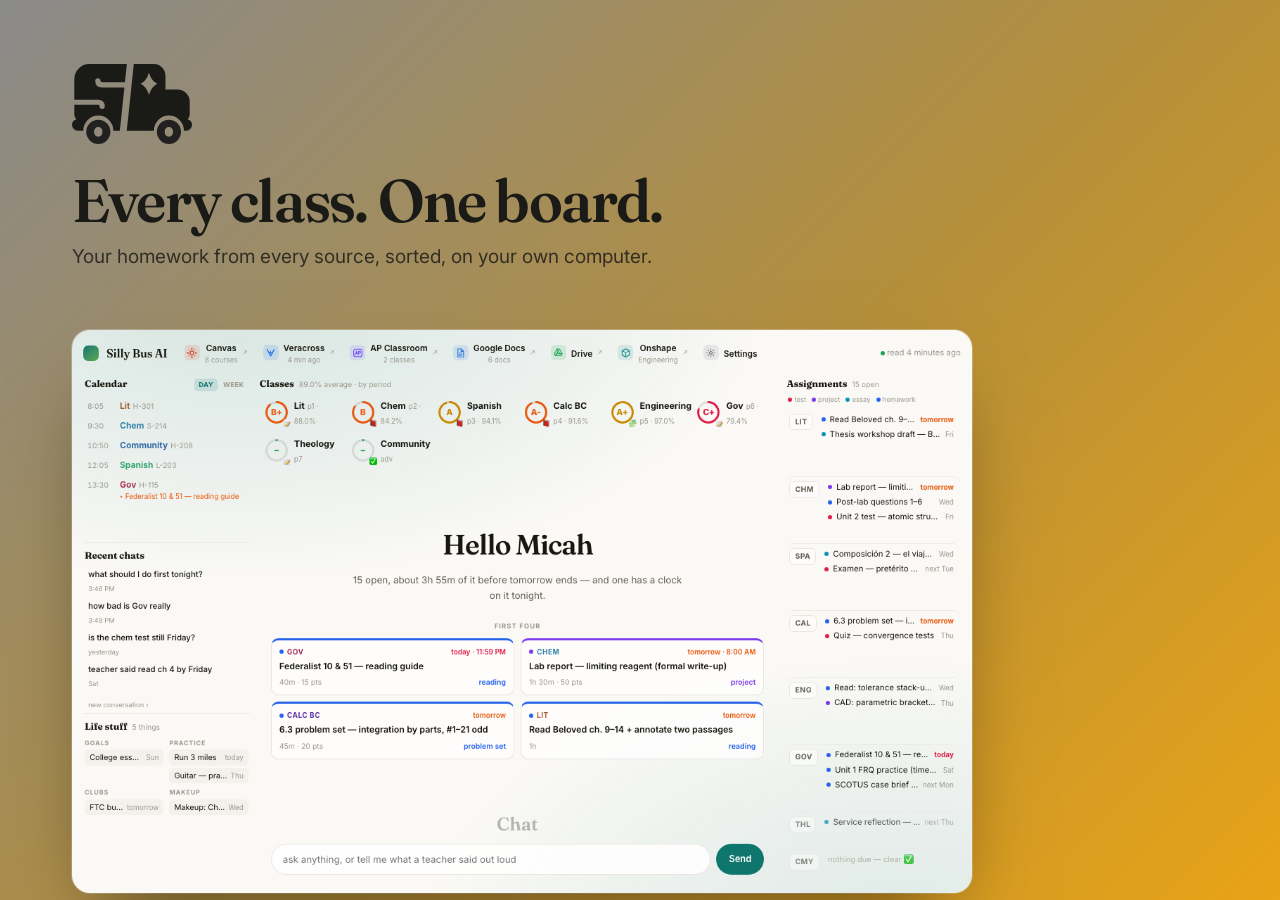
<file: webstore/promo/src/large-920x680.html>
<!doctype html>
<meta charset="utf-8">
<link rel="stylesheet" href="tile.css">
<body class="tile large">
  <div class="text">
    <img class="bus" src="bus.svg" alt="">
    <h1>Every class. One board.</h1>
    <p>Your homework from every source, sorted, on your own computer.</p>
  </div>
  <div class="shot"><img src="../../screenshots/01-board-1280x800.png" alt=""></div>
</body>
</file>
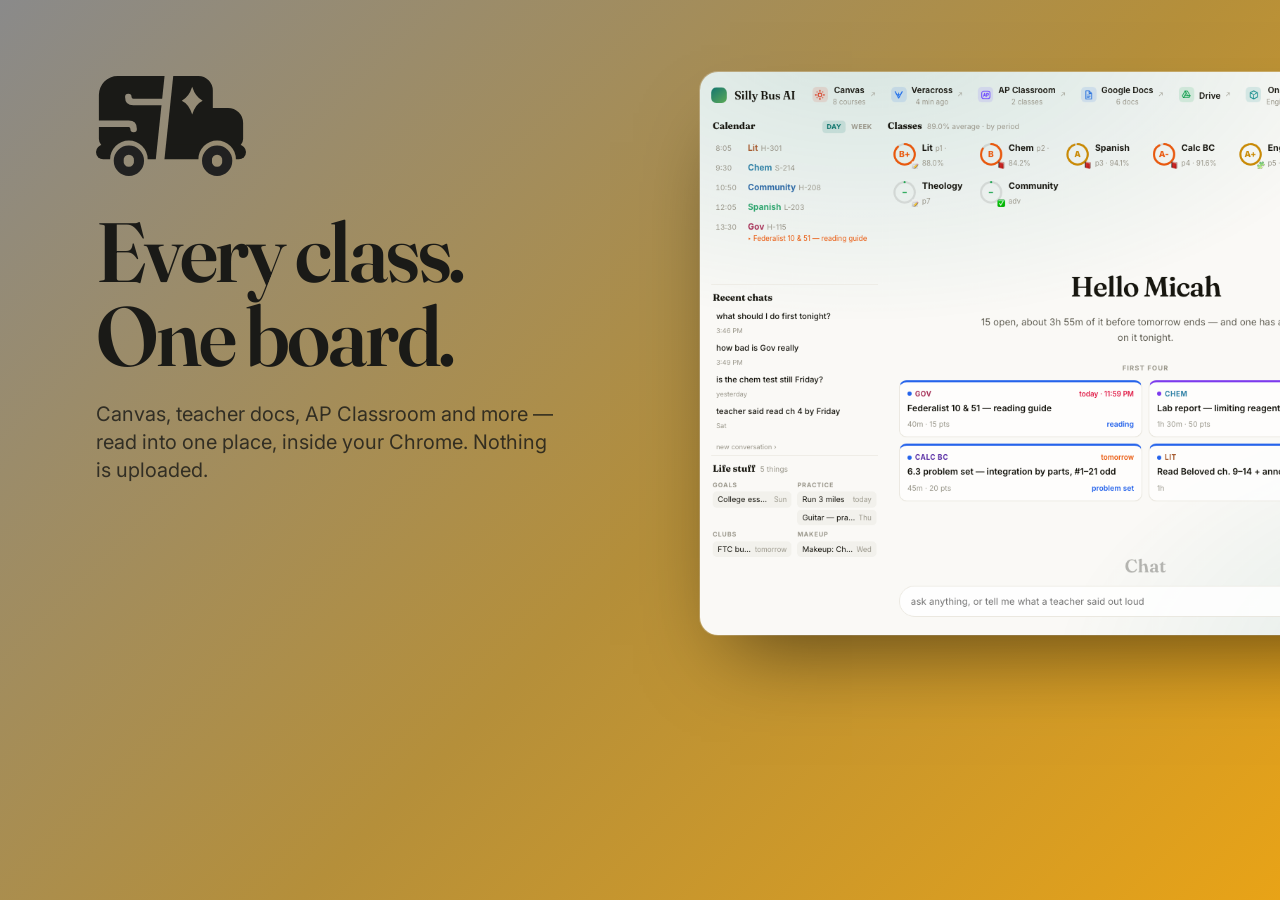
<file: webstore/promo/src/marquee-1400x560.html>
<!doctype html>
<meta charset="utf-8">
<link rel="stylesheet" href="tile.css">
<body class="tile marquee">
  <div class="text">
    <img class="bus" src="bus.svg" alt="">
    <h1>Every class.<br>One board.</h1>
    <p>Canvas, teacher docs, AP Classroom and more — read into one place, inside your Chrome. Nothing is uploaded.</p>
  </div>
  <div class="shot"><img src="../../screenshots/01-board-1280x800.png" alt=""></div>
</body>
</file>
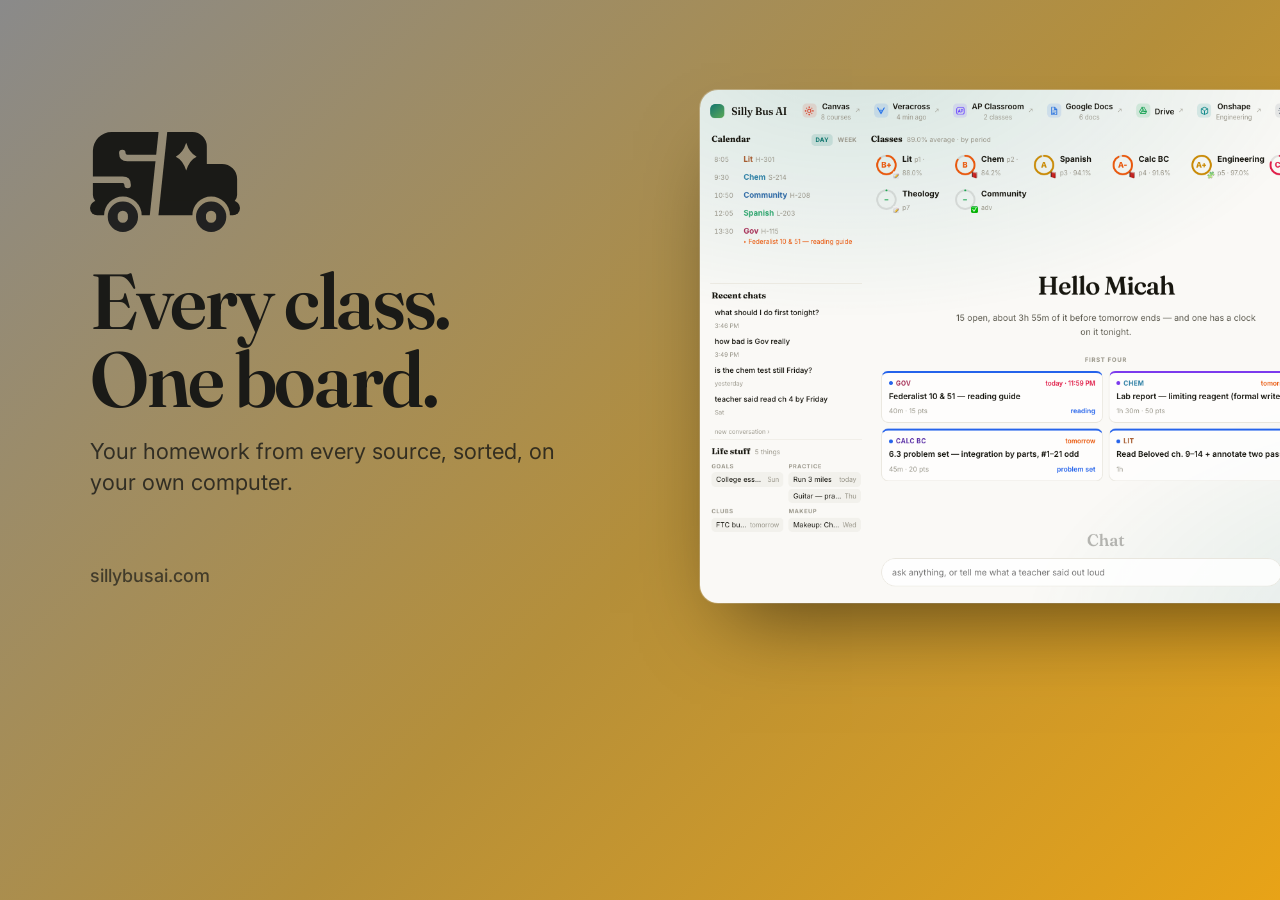
<file: webstore/promo/src/og-1200x630.html>
<!doctype html>
<meta charset="utf-8">
<link rel="stylesheet" href="tile.css">
<style>
  .og { width: 1200px; height: 630px; display: flex; align-items: center; }
  .og .text { padding: 0 0 0 90px; width: 640px; flex: none; }
  .og .bus { width: 150px; margin-bottom: 30px; }
  .og h1 { font-size: 78px; margin-bottom: 18px; }
  .og p { font-size: 22px; max-width: 470px; }
  .og .shot { position: absolute; left: 700px; top: 90px; width: 820px; border-radius: 18px; overflow: hidden; box-shadow: 0 40px 80px -30px rgba(0,0,0,.55), 0 0 0 1px rgba(255,255,255,.25); }
  .og .url { position: absolute; left: 90px; bottom: 44px; font-size: 18px; font-weight: 500; opacity: .7; }
</style>
<body class="tile og">
  <div class="text">
    <img class="bus" src="bus.svg" alt="">
    <h1>Every class.<br>One board.</h1>
    <p>Your homework from every source, sorted, on your own computer.</p>
  </div>
  <div class="shot"><img src="../../screenshots/01-board-1280x800.png" alt=""></div>
  <div class="url">sillybusai.com</div>
</body>
</file>
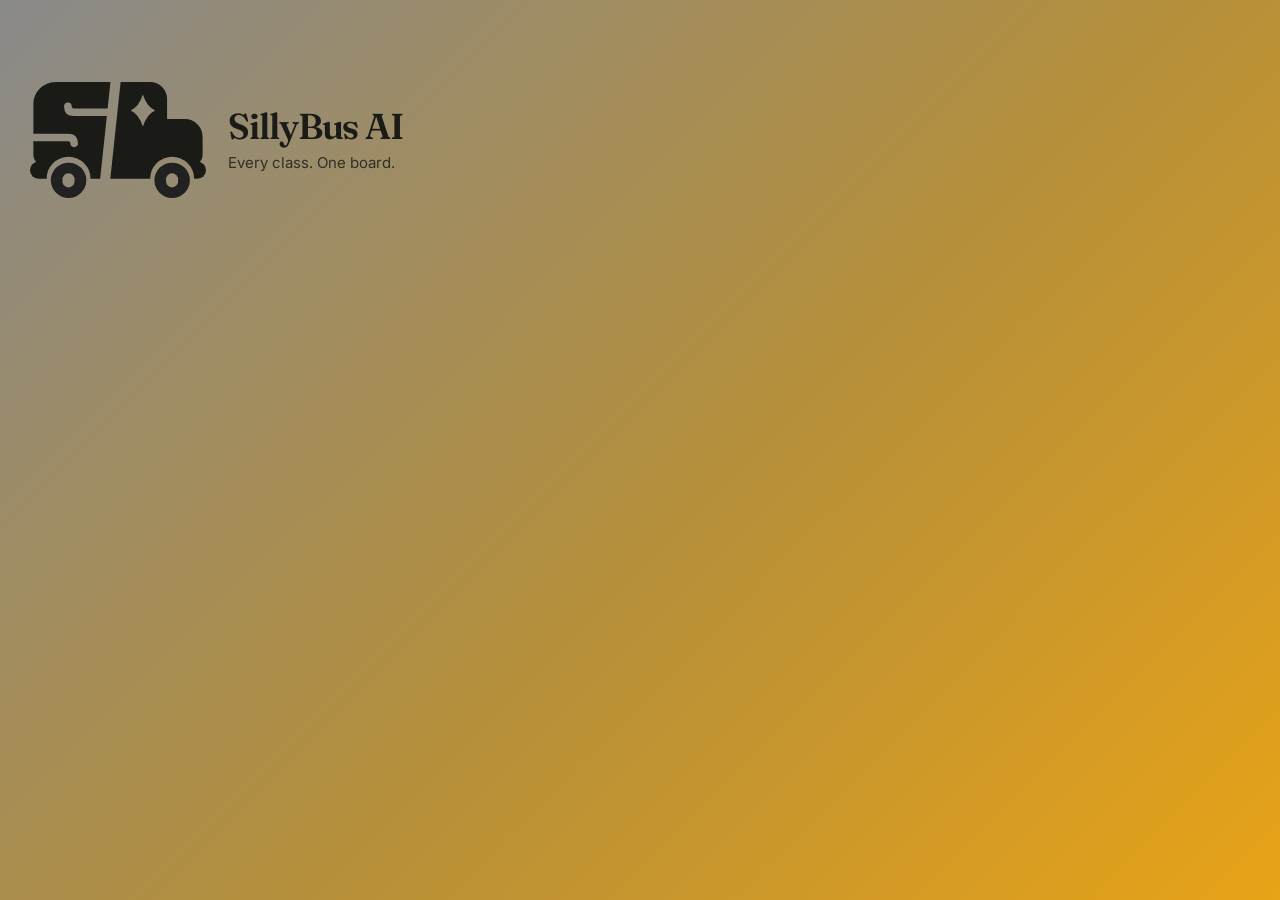
<file: webstore/promo/src/small-440x280.html>
<!doctype html>
<meta charset="utf-8">
<link rel="stylesheet" href="tile.css">
<body class="tile small">
  <img class="bus" src="bus.svg" alt="">
  <div class="text">
    <h1>SillyBus AI</h1>
    <p>Every class. One board.</p>
  </div>
</body>
</file>
<file: style.css>
@import url("https://fonts.googleapis.com/css2?family=Fraunces:opsz,wght@9..144,500;9..144,600;9..144,700&family=Inter:wght@400;500;600&display=swap");

:root {
  --bg: #faf7f0;
  --panel: #ffffff;
  --ink: #1a1a17;
  --muted: #6b675c;
  --faint: #a39d8f;
  --rule: #e6e0d2;
  --gold: #e8a317;
  --gold-deep: #b57a10;
  --gray: #878787;
  --accent: var(--gold-deep);
  --accent-soft: #fbf1dc;
  --shadow: 0 1px 2px rgba(26, 26, 23, .06), 0 18px 40px -22px rgba(26, 26, 23, .28);
  --head: "Fraunces", Georgia, serif;
  --body: "Inter", -apple-system, BlinkMacSystemFont, "Segoe UI", sans-serif;
  --ease: cubic-bezier(.2, .7, .2, 1);
  --ease-out-back: cubic-bezier(.34, 1.4, .64, 1);
  color-scheme: light;
}
@media (prefers-color-scheme: dark) {
  :root {
    --bg: #141311;
    --panel: #1d1c19;
    --ink: #f1ede4;
    --muted: #a8a294;
    --faint: #6f6a5e;
    --rule: #2c2a25;
    --accent: #e0af4f;
    --accent-soft: #2a2316;
    --shadow: 0 1px 2px rgba(0, 0, 0, .4), 0 18px 40px -22px rgba(0, 0, 0, .8);
    color-scheme: dark;
  }
}

* { box-sizing: border-box; }
html { scroll-behavior: smooth; }
body {
  margin: 0;
  background: var(--bg);
  color: var(--ink);
  font: 400 16px/1.6 var(--body);
  -webkit-font-smoothing: antialiased;
  overflow-x: hidden;
}
a { color: inherit; }
img, svg { display: block; }
h1, h2, h3 { font-family: var(--head); font-weight: 600; letter-spacing: -.025em; margin: 0; line-height: 1.05; }
.wrap { max-width: 68rem; margin: 0 auto; padding: 0 1.5rem; }
.wrap.narrow { max-width: 44rem; }

/* ---------- nav ---------- */
.nav {
  display: flex; align-items: center; justify-content: space-between; gap: 1rem;
  padding: 1.25rem 0;
}
.brand { display: flex; align-items: center; gap: .7rem; text-decoration: none; font-weight: 600; letter-spacing: -.01em; white-space: nowrap; }
.nav-links a { white-space: nowrap; }
@media (max-width: 560px) {
  .nav-links .hide-sm, .nav-links .hide-xs { display: none; }
  .nav { gap: .5rem; }
  .nav-links { gap: .5rem; }
  .nav-links .btn { padding: .55rem .85rem; font-size: .86rem; }
  .brand img { width: 38px; }
  .brand { gap: .5rem; font-size: .95rem; }
}
.brand img { width: 46px; height: auto; border-radius: 9px; }
.nav-links { display: flex; align-items: center; gap: 1.5rem; font-size: .95rem; }
.nav-links a { color: var(--muted); text-decoration: none; transition: color .2s; }
.nav-links a:hover { color: var(--ink); }

/* ---------- buttons ---------- */
.btn {
  position: relative; display: inline-flex; align-items: center; gap: .5rem;
  padding: .8rem 1.4rem; border-radius: 999px; font: 600 .96rem/1 var(--body);
  text-decoration: none; border: 1px solid transparent; cursor: pointer;
  transition: transform .25s var(--ease), box-shadow .25s var(--ease), background .2s, color .2s, border-color .2s;
  will-change: transform;
}
.btn-primary { background: var(--ink); color: var(--bg); box-shadow: 0 10px 24px -14px rgba(26, 26, 23, .7); }
.btn-primary:hover { box-shadow: 0 16px 30px -14px rgba(26, 26, 23, .7); }
.btn-ghost { color: var(--ink); border-color: var(--rule); background: transparent; }
.btn-ghost:hover { border-color: var(--ink); }
.btn .arrow { transition: transform .25s var(--ease); }
.btn:hover .arrow { transform: translateX(3px); }
.btn-ghost:hover .arrow { transform: translateY(3px); }

/* ---------- hero ---------- */
.hero { padding: 3rem 0 2rem; min-height: 78vh; display: grid; align-content: center; }
.hero-mark {
  width: min(280px, 60vw); margin: 0 0 2.25rem; border-radius: 26px; overflow: hidden;
  box-shadow: var(--shadow); cursor: pointer; position: relative;
  transform: translateX(-60vw) rotate(-2deg); opacity: 0;
  animation: drive-in 1.3s var(--ease-out-back) .15s forwards;
}
.hero-mark svg { width: 100%; height: auto; }
.hero-mark .twinkle { transform-box: fill-box; transform-origin: center; animation: twinkle 2.8s ease-in-out 1.6s infinite; }
@keyframes drive-in {
  0%   { transform: translateX(-60vw) rotate(-2deg); opacity: 0; }
  60%  { opacity: 1; }
  100% { transform: translateX(0) rotate(0); opacity: 1; }
}
@keyframes twinkle {
  0%, 100% { transform: scale(1) rotate(0deg); opacity: 1; }
  50% { transform: scale(1.25) rotate(12deg); opacity: .85; }
}
.road {
  height: 2px; width: 100%; max-width: 640px; margin: -1.4rem 0 2.4rem;
  background: repeating-linear-gradient(90deg, var(--rule) 0 22px, transparent 22px 36px);
  mask: linear-gradient(90deg, #000 70%, transparent);
  -webkit-mask: linear-gradient(90deg, #000 70%, transparent);
  transform-origin: left; transform: scaleX(0);
  animation: road-draw 1.1s var(--ease) .35s forwards;
}
@keyframes road-draw { to { transform: scaleX(1); } }
.hero h1 { font-size: clamp(2.8rem, 7.2vw, 5.6rem); max-width: 14ch; }
.hero h1 .accent { font-style: italic; font-weight: 500; color: var(--accent); }
.hero .lede { font-size: clamp(1.05rem, 1.6vw, 1.3rem); color: var(--muted); max-width: 30rem; margin: 1.4rem 0 2rem; }
.cta-row { display: flex; gap: .8rem; flex-wrap: wrap; }
.hero .rise { opacity: 0; transform: translateY(18px); animation: rise .9s var(--ease) forwards; }
.hero .rise:nth-child(3) { animation-delay: .5s; }
.hero .rise:nth-child(4) { animation-delay: .65s; }
.hero .rise:nth-child(5) { animation-delay: .8s; }
.hero .rise:nth-child(6) { animation-delay: 1s; }
@keyframes rise { to { opacity: 1; transform: none; } }

/* ---------- convergence stage ---------- */
.stage-wrap { padding: 2rem 0 5rem; }
.stage {
  position: relative; height: 420px; border-radius: 28px;
  background:
    radial-gradient(ellipse at 20% 30%, color-mix(in oklab, var(--gold) 14%, transparent), transparent 60%),
    radial-gradient(ellipse at 80% 80%, color-mix(in oklab, var(--gray) 14%, transparent), transparent 60%),
    var(--panel);
  border: 1px solid var(--rule); overflow: hidden; box-shadow: var(--shadow);
}
.chip {
  position: absolute; left: 0; top: 0; display: flex; align-items: center; gap: .6rem;
  padding: .6rem .85rem; border-radius: 12px; background: var(--panel);
  border: 1px solid var(--rule); box-shadow: var(--shadow); font-size: .85rem; white-space: nowrap;
  transform: translate(var(--x), var(--y)) rotate(var(--r, 0deg));
  transition: transform 1.25s var(--ease), opacity .6s, border-radius .8s;
  will-change: transform;
}
.chip { z-index: 2; }
.chip .dot { width: 8px; height: 8px; border-radius: 99px; background: var(--c); flex: none; }
.chip .t { overflow: hidden; text-overflow: ellipsis; min-width: 0; }
.chip .src { color: var(--faint); font-size: .72rem; letter-spacing: .06em; text-transform: uppercase; margin-left: .3rem; flex: none; }
.chip.landed { transform: translate(var(--tx), var(--ty)) rotate(0deg); border-radius: 8px; overflow: hidden; }
.board { z-index: 1; } .stage-bus { z-index: 1; } .replay { z-index: 3; }
.board {
  position: absolute; right: 8%; top: 50%; width: min(300px, 46%); transform: translateY(-50%) scale(.96);
  background: var(--bg); border: 1px solid color-mix(in oklab, var(--gold) 35%, var(--rule)); border-radius: 16px; box-shadow: var(--shadow);
  padding: .9rem; opacity: 0; transition: opacity .6s var(--ease), transform .8s var(--ease);
}
.stage.play .board { opacity: 1; transform: translateY(-50%) scale(1); }
.board-head { display: flex; align-items: center; justify-content: space-between; font-size: .72rem; letter-spacing: .08em; text-transform: uppercase; color: var(--faint); padding: 0 .1rem .6rem; border-bottom: 1px solid var(--rule); margin-bottom: .5rem; }
.board-head b { color: var(--ink); letter-spacing: 0; text-transform: none; font-size: .9rem; }
.slot { height: 40px; border-radius: 8px; margin: .35rem 0; border: 1px dashed var(--rule); transition: border-color .5s; }
.slot.filled { border-color: transparent; }
.stage-bus { position: absolute; left: 6%; bottom: 10%; width: 120px; border-radius: 14px; overflow: hidden; box-shadow: var(--shadow); opacity: 0; transform: translateX(-40px); transition: opacity .8s, transform 1s var(--ease); }
.stage.play .stage-bus { opacity: 1; transform: none; }
.stage-bus svg { width: 100%; height: auto; }
.replay {
  position: absolute; right: 1rem; top: 1rem; width: 34px; height: 34px; border-radius: 99px; border: 1px solid var(--rule);
  background: var(--panel); color: var(--muted); cursor: pointer; display: grid; place-items: center; opacity: 0; transition: opacity .3s, transform .4s var(--ease), color .2s;
}
.stage.done .replay { opacity: 1; }
.replay:hover { color: var(--ink); transform: rotate(-90deg); }
.stage-caption { text-align: center; color: var(--muted); margin: 1.4rem 0 0; font-size: .95rem; }
.stage-caption b { color: var(--ink); font-weight: 600; }

/* ---------- three reasons ---------- */
.reasons { padding: 2rem 0 5rem; }
.reasons-grid { display: grid; grid-template-columns: repeat(auto-fit, minmax(16rem, 1fr)); gap: 1.25rem; }
.reason {
  position: relative; background: var(--panel); border: 1px solid var(--rule); border-radius: 22px; padding: 1.5rem;
  overflow: hidden; box-shadow: var(--shadow); transition: transform .35s var(--ease), border-color .3s;
}
.reason::before {
  content: ""; position: absolute; inset: 0; pointer-events: none; opacity: 0; transition: opacity .35s;
  background: radial-gradient(240px circle at var(--mx, 50%) var(--my, 50%), color-mix(in oklab, var(--gold) 16%, transparent), transparent 70%);
}
.reason:hover { transform: translateY(-4px); border-color: color-mix(in oklab, var(--gold) 45%, var(--rule)); }
.reason:hover::before { opacity: 1; }
.reason h3 { font-size: 1.6rem; margin: 1.2rem 0 .35rem; }
.reason p { margin: 0; color: var(--muted); font-size: .98rem; }
.glyph { height: 120px; display: grid; place-items: center; }
.glyph svg { width: 100%; max-width: 220px; height: 110px; overflow: visible; }

/* glyph 1 — bars sort themselves */
.g-bars rect { transition: transform 1.1s var(--ease); }
.g-bars .bar { fill: var(--rule); }
.g-bars .bar.hot { fill: var(--gold); }
.g-bars .bar.warm { fill: color-mix(in oklab, var(--gold) 55%, var(--rule)); }
.in .g-bars .b1 { transform: translateY(0); }
.in .g-bars .b2 { transform: translateY(-40px); }
.in .g-bars .b3 { transform: translateY(20px); }
.in .g-bars .b4 { transform: translateY(20px); }
/* glyph 2 — a packet tries to leave and bounces back */
.g-lock .pkt { offset-path: path("M60 55 C 95 55, 120 55, 150 55"); offset-distance: 0%; opacity: 0; }
.in .g-lock .pkt { animation: pkt 2.6s var(--ease) .5s infinite; }
@keyframes pkt {
  0% { offset-distance: 0%; opacity: 0; }
  10% { opacity: 1; }
  45% { offset-distance: 58%; }
  55% { offset-distance: 58%; }
  85% { offset-distance: 0%; opacity: 1; }
  100% { offset-distance: 0%; opacity: 0; }
}
.g-lock .wall { stroke-dasharray: 60; stroke-dashoffset: 60; transition: stroke-dashoffset .9s var(--ease) .2s; }
.in .g-lock .wall { stroke-dashoffset: 0; }
/* glyph 3 — sparkle lights on hover */
.g-spark .star { transform-box: fill-box; transform-origin: center; transform: scale(.6); opacity: .35; transition: transform .6s var(--ease-out-back), opacity .4s, fill .4s; fill: var(--faint); }
.reason:hover .g-spark .star, .reason:focus-within .g-spark .star { transform: scale(1); opacity: 1; fill: var(--gold); }
.g-spark .ring { stroke: var(--rule); stroke-dasharray: 4 6; transition: stroke .4s; }
.reason:hover .g-spark .ring { stroke: var(--gold); }
.g-spark .key { fill: var(--rule); transition: fill .4s; }
.reason:hover .g-spark .key { fill: var(--ink); }

/* ---------- how it works: bus follows the road ---------- */
.how { padding: 3rem 0 6rem; }
.how h2 { font-size: clamp(2rem, 4vw, 3rem); margin-bottom: 3rem; }
.route { position: relative; padding: 2.5rem 0 1rem; }
.route-line {
  position: absolute; left: 0; right: 0; top: 2.5rem; height: 2px;
  background: repeating-linear-gradient(90deg, var(--rule) 0 18px, transparent 18px 30px);
}
.route-progress { position: absolute; left: 0; top: 2.5rem; height: 2px; width: 0; background: var(--gold); transition: width .15s linear; }
.route-bus { position: absolute; top: 2.5rem; left: 0; width: 64px; transform: translate(-50%, -66%); border-radius: 8px; overflow: hidden; box-shadow: var(--shadow); transition: left .15s linear; }
.route-bus svg { width: 100%; height: auto; }
.steps { display: grid; grid-template-columns: repeat(3, 1fr); gap: 1.5rem; margin: 0; padding: 1.5rem 0 0; list-style: none; counter-reset: s; }
.steps li { counter-increment: s; }
.steps .pin { width: 14px; height: 14px; border-radius: 99px; background: var(--bg); border: 3px solid var(--rule); margin: -2.15rem 0 1.4rem; transition: border-color .3s, transform .3s var(--ease-out-back); }
.steps li.hit .pin { border-color: var(--gold); transform: scale(1.25); }
.steps b { display: block; font-family: var(--head); font-size: 1.35rem; font-weight: 600; letter-spacing: -.02em; }
.steps b::before { content: counter(s, decimal-leading-zero); font: 600 .72rem/1 var(--body); color: var(--faint); letter-spacing: .1em; display: block; margin-bottom: .5rem; }
.steps span { color: var(--muted); font-size: .95rem; }

/* ---------- pilot ---------- */
.pilot { padding: 1rem 0 6rem; }
.pilot-card {
  position: relative; border-radius: 30px; padding: clamp(2rem, 5vw, 4rem); overflow: hidden; color: #fff;
  background: linear-gradient(135deg, #5a5a5a, var(--gold-deep) 55%, var(--gold));
  box-shadow: 0 30px 60px -30px rgba(181, 122, 16, .6);
}
.pilot-card::after {
  content: ""; position: absolute; inset: -40%; pointer-events: none;
  background: radial-gradient(closest-side, rgba(255,255,255,.22), transparent 70%);
  transform: translate(var(--px, 30%), var(--py, -30%)); transition: transform .6s var(--ease);
}
.pilot-card h2 { font-size: clamp(2rem, 4.6vw, 3.4rem); max-width: 16ch; }
.pilot-card p { margin: 1rem 0 1.8rem; opacity: .9; max-width: 32rem; }
.pilot-card .btn-primary { background: #fff; color: #1a1a17; box-shadow: 0 12px 30px -12px rgba(0,0,0,.5); }
.pilot-card .cta-row { position: relative; z-index: 1; }
.btn-ghost.on-dark { color: #fff; border-color: rgba(255,255,255,.45); }
.btn-ghost.on-dark:hover { border-color: #fff; color: #fff; }
.btn .chrome { flex: none; }
.pilot-card .bus { position: absolute; right: 4%; bottom: -6%; width: min(260px, 34%); opacity: .9; transform: translateX(30px) rotate(-3deg); transition: transform 1s var(--ease); }
.pilot-card .bus svg { width: 100%; height: auto; }
.in .pilot-card .bus { transform: none; }

/* ---------- shared section heads ---------- */
.sec-head { margin-bottom: 2rem; }
.sec-head h2 { font-size: clamp(2rem, 4vw, 3rem); }
.sec-head p { color: var(--muted); max-width: 38rem; margin: .8rem 0 0; }

/* ---------- supported apps ---------- */
.apps { padding: 2rem 0 5rem; }
.app-grid { display: grid; grid-template-columns: repeat(auto-fit, minmax(13rem, 1fr)); gap: .75rem; }
.app {
  display: flex; align-items: flex-start; gap: .75rem; padding: 1rem;
  background: var(--panel); border: 1px solid var(--rule); border-radius: 16px;
  transition: transform .3s var(--ease), border-color .3s;
}
.app:hover { transform: translateY(-3px); border-color: color-mix(in oklab, var(--gold) 45%, var(--rule)); }
.app-ic {
  flex: none; width: 30px; height: 30px; border-radius: 8px; display: grid; place-items: center;
  background: color-mix(in oklab, var(--ic) 14%, transparent); color: var(--ic);
  font: 700 .82rem/1 var(--body); letter-spacing: -.02em;
}
.app b { display: block; font-size: .95rem; line-height: 1.25; }
.app i { display: block; font-style: normal; color: var(--muted); font-size: .84rem; margin-top: .15rem; }

/* ---------- screenshot strip ---------- */
.shots { padding: 1rem 0 5rem; }
.shot-strip {
  display: grid; grid-auto-flow: column; grid-auto-columns: min(78vw, 30rem); gap: 1rem;
  overflow-x: auto; scroll-snap-type: x mandatory; padding-bottom: 1rem;
  scrollbar-width: thin; margin: 0 -1.5rem; padding-inline: 1.5rem;
}
.shot { margin: 0; scroll-snap-align: start; }
.shot img {
  width: 100%; height: auto; border-radius: 14px; border: 1px solid var(--rule);
  box-shadow: var(--shadow); cursor: zoom-in; background: var(--panel);
  transition: transform .3s var(--ease);
}
.shot img:hover { transform: translateY(-3px); }
.shot figcaption { color: var(--muted); font-size: .86rem; margin-top: .6rem; }
.lightbox {
  position: fixed; inset: 0; z-index: 90; background: rgba(14,13,11,.86); display: grid; place-items: center;
  padding: 3vmin; opacity: 0; pointer-events: none; transition: opacity .25s; cursor: zoom-out;
  -webkit-backdrop-filter: blur(4px); backdrop-filter: blur(4px);
}
.lightbox.on { opacity: 1; pointer-events: auto; }
.lightbox img { max-width: 100%; max-height: 92vh; border-radius: 12px; box-shadow: 0 40px 90px -30px #000; }

/* ---------- the live customiser ---------- */
.studio { padding: 1rem 0 5rem; }
.studio-grid { display: grid; grid-template-columns: minmax(16rem, 21rem) 1fr; gap: 1.25rem; align-items: start; }
.panel { background: var(--panel); border: 1px solid var(--rule); border-radius: 20px; padding: 1.25rem; box-shadow: var(--shadow); }
.ctl { margin-bottom: 1.1rem; }
.ctl:last-of-type { margin-bottom: .5rem; }
.ctl.two { display: grid; grid-template-columns: 1fr 1fr; gap: .9rem; }
.ctl label { display: block; font: 600 .74rem/1 var(--body); letter-spacing: .09em; text-transform: uppercase; color: var(--muted); margin-bottom: .5rem; }
.ctl .hint { text-transform: none; letter-spacing: 0; font-weight: 400; color: var(--faint); margin-left: .35rem; }
.ctl output { float: right; font-weight: 500; color: var(--ink); letter-spacing: 0; text-transform: none; }
.seg { display: inline-flex; background: var(--bg); border: 1px solid var(--rule); border-radius: 999px; padding: 3px; gap: 2px; }
.seg button { flex: 1; border: 0; background: none; font: 500 .85rem/1 var(--body); color: var(--muted); padding: .45rem .7rem; border-radius: 999px; cursor: pointer; transition: background .2s, color .2s; white-space: nowrap; }
.seg button.on { background: var(--ink); color: var(--bg); }
.swatches { display: flex; flex-wrap: wrap; gap: .4rem; }
.sw { width: 26px; height: 26px; border-radius: 999px; background: var(--s); border: 2px solid transparent; outline-offset: 2px; cursor: pointer; padding: 0; transition: transform .2s var(--ease-out-back); position: relative; }
.sw:hover { transform: scale(1.15); }
.sw.on::after { content: "✓"; position: absolute; inset: 0; display: grid; place-items: center; color: #fff; font-size: .7rem; font-weight: 700; text-shadow: 0 1px 2px rgba(0,0,0,.4); }
.sw.on { box-shadow: 0 0 0 2px var(--panel), 0 0 0 4px var(--s); }
.chips { display: flex; flex-wrap: wrap; gap: .35rem; }
.chips button {
  border: 1px solid var(--rule); background: var(--bg); color: var(--muted); cursor: pointer;
  font: 500 .82rem/1 var(--body); padding: .42rem .62rem; border-radius: 9px; transition: all .2s;
  display: inline-flex; align-items: baseline; gap: .3rem;
}
.chips button em { font-style: normal; font-size: .62rem; letter-spacing: .06em; text-transform: uppercase; color: var(--faint); }
.chips button:hover { border-color: var(--gold); color: var(--ink); }
.chips button.on { background: var(--ink); color: var(--bg); border-color: var(--ink); }
.chips button.on em { color: color-mix(in oklab, var(--bg) 65%, transparent); }
input[type="range"] { width: 100%; accent-color: var(--gold-deep); }
.panel-note { color: var(--faint); font-size: .84rem; margin: 1rem 0 0; padding-top: .9rem; border-top: 1px solid var(--rule); }

/* the miniature board */
.mini {
  --m-bg: #faf9f7; --m-panel: #fff; --m-ink: #1b1a17; --m-dim: #6d6a62; --m-line: #e7e3da;
  position: relative; border-radius: 20px; overflow: hidden; border: 1px solid var(--rule);
  box-shadow: var(--shadow); background: var(--m-bg); color: var(--m-ink);
  font-size: var(--m-size, 14px); min-height: 26rem;
  transition: background .4s, color .4s;
}
.mini[data-theme="warm"] { --m-bg: #f6f1e7; --m-panel: #fffdf8; --m-ink: #221d14; --m-dim: #6b6252; --m-line: #e7ddcb; }
.mini[data-theme="dark"] { --m-bg: #12131a; --m-panel: #191b23; --m-ink: #e9eaf0; --m-dim: #9aa0ae; --m-line: #262a34; }
.mini-pat { position: absolute; inset: 0; pointer-events: none; }
.mini-inner { position: relative; padding: .75rem; display: flex; flex-direction: column; gap: .5rem; height: 100%; }
.mini-top { display: flex; align-items: center; gap: .4rem; font-size: .72em; flex-wrap: wrap; }
.mini-brand { display: flex; align-items: center; gap: .35rem; font-weight: 700; font-size: 1.05em; }
.mini-brand i { width: 16px; height: 12px; border-radius: 3px; background: linear-gradient(135deg, #878787, #e8a317); display: block; }
.mini-chip { border: 1px solid var(--m-line); background: var(--m-panel); border-radius: 7px; padding: .2em .45em; color: var(--m-dim); }
.mini-refresh { margin-left: auto; background: var(--acc); color: #fff; border-radius: 7px; padding: .25em .6em; font-weight: 600; }
.mini-tabs { display: flex; gap: .5rem; font-size: .7em; color: var(--m-dim); border-bottom: 1px solid var(--m-line); padding-bottom: .4rem; }
.mini-tabs b { color: var(--acc); background: color-mix(in oklab, var(--acc) 12%, transparent); border-radius: 6px; padding: .15em .5em; }
.mini-body { display: grid; grid-template-columns: 1.1fr 1.5fr 1fr; gap: .6rem; flex: 1; min-height: 0; }
.mini-cls { display: flex; align-items: center; gap: .45rem; padding: var(--m-pad, .3rem) .3rem; }
.ring {
  flex: none; width: 2.1em; height: 2.1em; border-radius: 999px; display: grid; place-items: center;
  font-size: .62em; font-weight: 700; color: var(--acc);
  position: relative; isolation: isolate;
}
.ring::before {
  content: ""; position: absolute; inset: 0; z-index: -1; border-radius: 999px;
  background: conic-gradient(var(--acc) calc(var(--p) * 1%), color-mix(in oklab, var(--m-ink) 14%, transparent) 0);
  -webkit-mask: radial-gradient(closest-side, transparent 66%, #000 67%);
  mask: radial-gradient(closest-side, transparent 66%, #000 67%);
}
.mini-cls > div { min-width: 0; }
.mini-cls b { display: block; font-size: .72em; white-space: nowrap; overflow: hidden; text-overflow: ellipsis; }
.mini-cls i { display: block; font-style: normal; font-size: .64em; color: var(--m-dim); }
.mini-hello { font-family: var(--m-head, var(--head)); font-size: 1.5em; text-align: center; margin-top: .4rem; }
.mini-sub { text-align: center; font-size: .68em; color: var(--m-dim); margin-bottom: .5rem; }
.mini-cards { display: grid; grid-template-columns: 1fr 1fr; gap: .4rem; }
.mini-card { background: var(--m-panel); border: 1px solid var(--m-line); border-top: 2px solid var(--acc); border-radius: 8px; padding: .45rem; }
.mini-card .tag { font-size: .56em; letter-spacing: .06em; color: var(--acc); font-weight: 700; }
.mini-card b { display: block; font-size: .68em; margin: .15em 0; line-height: 1.25; }
.mini-card i { font-style: normal; font-size: .6em; color: var(--m-dim); }
.mini-ask { margin-top: .5rem; display: flex; align-items: center; gap: .4rem; background: var(--m-panel); border: 1px solid var(--m-line); border-radius: 999px; padding: .3rem .3rem .3rem .7rem; font-size: .66em; color: var(--m-dim); }
.mini-ask em { margin-left: auto; font-style: normal; background: var(--acc); color: #fff; border-radius: 999px; padding: .35em .8em; font-weight: 600; }
.mini-rail { border-left: 1px solid var(--m-line); padding-left: .5rem; }
.rail-h { font-size: .66em; font-weight: 700; margin-bottom: .3rem; }
.rail-row { display: flex; align-items: center; gap: .35rem; font-size: .64em; padding: var(--m-pad, .26rem) 0; border-bottom: 1px solid var(--m-line); }
.rail-k { background: color-mix(in oklab, var(--acc) 14%, transparent); color: var(--acc); border-radius: 4px; padding: .1em .3em; font-weight: 700; font-size: .85em; flex: none; }
.rail-row em { margin-left: auto; font-style: normal; color: var(--m-dim); white-space: nowrap; }
.mini[data-density="roomy"] { --m-pad: .55rem; }

/* the ten patterns */
.mini[data-pattern="none"] .mini-pat { background: none; }
.mini[data-pattern="glow"] .mini-pat {
  background: radial-gradient(60% 50% at 25% 15%, color-mix(in oklab, var(--acc) 22%, transparent), transparent 70%),
              radial-gradient(50% 45% at 85% 80%, color-mix(in oklab, var(--acc) 16%, transparent), transparent 70%);
}
.mini[data-pattern="dots"] .mini-pat {
  background-image: radial-gradient(color-mix(in oklab, var(--acc) 40%, transparent) 1.4px, transparent 1.4px);
  background-size: 14px 14px;
}
.mini[data-pattern="grid"] .mini-pat {
  background-image: linear-gradient(color-mix(in oklab, var(--acc) 22%, transparent) 1px, transparent 1px),
                    linear-gradient(90deg, color-mix(in oklab, var(--acc) 22%, transparent) 1px, transparent 1px);
  background-size: 22px 22px;
}
.mini[data-pattern="aurora"] .mini-pat {
  background: radial-gradient(45% 40% at 20% 20%, color-mix(in oklab, var(--acc) 34%, transparent), transparent 70%),
              radial-gradient(40% 38% at 75% 70%, color-mix(in oklab, var(--acc) 26%, transparent), transparent 70%),
              radial-gradient(35% 30% at 55% 35%, color-mix(in oklab, var(--acc) 18%, transparent), transparent 70%);
  background-size: 180% 180%, 160% 160%, 200% 200%;
  animation: pat-aurora 18s ease-in-out infinite alternate;
}
@keyframes pat-aurora {
  0% { background-position: 0% 0%, 100% 100%, 50% 0%; }
  100% { background-position: 60% 40%, 20% 40%, 10% 90%; }
}
.mini[data-pattern="drift"] .mini-pat {
  background-image: radial-gradient(color-mix(in oklab, var(--acc) 42%, transparent) 1.5px, transparent 1.5px);
  background-size: 16px 16px; animation: pat-drift 14s linear infinite;
}
@keyframes pat-drift { to { background-position: 160px 80px; } }
.mini[data-pattern="waves"] .mini-pat {
  background-image: repeating-radial-gradient(circle at 50% 120%, transparent 0 16px, color-mix(in oklab, var(--acc) 26%, transparent) 16px 18px);
  animation: pat-waves 9s ease-in-out infinite alternate;
}
@keyframes pat-waves { from { background-position: 0 0; } to { background-position: 0 -26px; } }
.mini[data-pattern="orbit"] .mini-pat {
  background: radial-gradient(28% 26% at 50% 50%, color-mix(in oklab, var(--acc) 38%, transparent), transparent 70%),
              radial-gradient(22% 20% at 50% 50%, color-mix(in oklab, var(--acc) 26%, transparent), transparent 70%);
  background-size: 100% 100%, 100% 100%;
  animation: pat-orbit 16s linear infinite;
}
@keyframes pat-orbit {
  0%   { background-position: 20% 25%, 80% 75%; }
  50%  { background-position: 80% 30%, 20% 70%; }
  100% { background-position: 20% 25%, 80% 75%; }
}
.mini[data-pattern="tide"] .mini-pat {
  background: linear-gradient(180deg, transparent 40%, color-mix(in oklab, var(--acc) 26%, transparent) 75%, transparent 100%);
  background-size: 100% 220%; animation: pat-tide 11s ease-in-out infinite alternate;
}
@keyframes pat-tide { from { background-position: 0 100%; } to { background-position: 0 0%; } }
.mini[data-pattern="breathe"] .mini-pat {
  background: radial-gradient(50% 45% at 50% 50%, color-mix(in oklab, var(--acc) 30%, transparent), transparent 72%);
  animation: pat-breathe 7s ease-in-out infinite alternate;
}
@keyframes pat-breathe { from { transform: scale(.85); opacity: .7; } to { transform: scale(1.12); opacity: 1; } }
.mini[data-motion="off"] .mini-pat { animation: none !important; }

/* ---------- focus / screen time ---------- */
.focus { padding: 1rem 0 5rem; }
.badge-now {
  display: inline-block; font: 600 .72rem/1 var(--body); letter-spacing: .08em; text-transform: uppercase;
  color: var(--gold-deep); background: var(--accent-soft); border: 1px solid color-mix(in oklab, var(--gold) 35%, var(--rule));
  border-radius: 999px; padding: .4rem .75rem; margin-bottom: 1rem;
}
@media (prefers-color-scheme: dark) { .badge-now { color: var(--accent); } }
.focus-grid { display: grid; grid-template-columns: repeat(auto-fit, minmax(15rem, 1fr)); gap: 1rem; }
.fmode { background: var(--panel); border: 1px solid var(--rule); border-radius: 20px; padding: 1.25rem; box-shadow: var(--shadow); }
.fmode h3 { font-size: 1.3rem; margin: 1rem 0 .3rem; }
.fmode p { margin: 0; color: var(--muted); font-size: .92rem; }
.fdemo {
  position: relative; height: 9rem; border-radius: 12px; overflow: hidden;
  background: linear-gradient(170deg, #2a2a2e, #171719); display: grid; place-items: center; padding: .8rem;
}
.fdemo-site { position: absolute; top: .5rem; left: .6rem; font: 500 .68rem/1 ui-monospace, Menlo, monospace; color: rgba(255,255,255,.4); }
.fnothing { color: rgba(255,255,255,.3); font-size: .85rem; }
.fcard, .fgate { background: #fff; border-radius: 10px; padding: .7rem .8rem; box-shadow: 0 14px 30px -12px rgba(0,0,0,.6); color: #1a1a17; width: 100%; }
.fcard { animation: slide-in 3.4s ease-in-out infinite; }
@keyframes slide-in { 0%, 12% { transform: translateX(115%); opacity: 0; } 25%, 82% { transform: none; opacity: 1; } 96%, 100% { transform: translateX(115%); opacity: 0; } }
.fcard b, .fgate b { display: block; font-size: .8rem; }
.fcard i { display: block; font-style: normal; font-size: .72rem; color: #6b675c; margin: .15rem 0 .5rem; }
.fbtn { display: inline-block; background: #1a1a17; color: #fff; border-radius: 999px; padding: .3rem .7rem; font-size: .7rem; font-weight: 600; }
.fgate { text-align: center; }
.fpin { display: flex; gap: .3rem; justify-content: center; margin: .55rem 0 .4rem; }
.fpin i { width: 1.5rem; height: 1.9rem; border-radius: 6px; background: #f1efe9; border: 1px solid #e0dbd0; }
.fpin i:nth-child(1), .fpin i:nth-child(2) { background: #1a1a17; border-color: #1a1a17; }
.fhint { font-size: .66rem; color: #9b968a; }
.focus-facts { list-style: none; padding: 0; margin: 1.5rem 0 0; display: grid; grid-template-columns: repeat(auto-fit, minmax(15rem, 1fr)); gap: 1rem; }
.focus-facts li { color: var(--muted); font-size: .92rem; padding-top: .9rem; border-top: 2px solid var(--rule); }
.focus-facts b { color: var(--ink); display: block; margin-bottom: .2rem; }

@media (max-width: 860px) {
  .studio-grid { grid-template-columns: 1fr; }
  .mini-body { grid-template-columns: 1fr; }
  .mini-rail, .mini-classes { display: none; }
  .mini { min-height: 20rem; }
  .ctl.two { grid-template-columns: 1fr; }
  .mini-chip.hide-narrow { display: none; }
}

/* ---------- version badge + free-now ---------- */
.version {
  display: inline-flex; align-items: center; gap: .45rem; font: 500 .8rem/1 ui-monospace, SFMono-Regular, Menlo, monospace;
  color: var(--muted) !important; border: 1px solid var(--rule); border-radius: 999px; padding: .42rem .7rem; text-decoration: none;
  transition: border-color .2s, color .2s;
}
.version:hover { border-color: var(--gold); color: var(--ink) !important; }
.vdot { width: 7px; height: 7px; border-radius: 99px; background: var(--gold); box-shadow: 0 0 0 3px color-mix(in oklab, var(--gold) 25%, transparent); }
.free-now { margin: 1.4rem 0 0; color: var(--muted); font-size: .95rem; display: flex; align-items: center; gap: .6rem; flex-wrap: wrap; }
.free-now .tag { font: 600 .74rem/1 var(--body); letter-spacing: .08em; text-transform: uppercase; color: var(--gold-deep); background: var(--accent-soft); border-radius: 999px; padding: .38rem .7rem; }
@media (prefers-color-scheme: dark) { .free-now .tag { color: var(--accent); } }

/* ---------- plans ---------- */
.plans { padding: 2rem 0 5rem; }
.plans h2 { font-size: clamp(2rem, 4vw, 3rem); }
.plans-lede { color: var(--muted); max-width: 34rem; margin: .8rem 0 2rem; }
.plan-grid { display: grid; grid-template-columns: repeat(auto-fit, minmax(14rem, 1fr)); gap: 1rem; align-items: stretch; }
.plan {
  position: relative; background: var(--panel); border: 1px solid var(--rule); border-radius: 22px; padding: 1.5rem;
  box-shadow: var(--shadow); transition: transform .35s var(--ease), border-color .3s;
}
.plan:hover { transform: translateY(-4px); }
.plan.featured { border-color: color-mix(in oklab, var(--gold) 60%, var(--rule)); background: linear-gradient(180deg, color-mix(in oklab, var(--gold) 9%, var(--panel)), var(--panel) 60%); }
.plan.featured::before { content: "Most students"; position: absolute; top: -.7rem; left: 1.25rem; font: 600 .7rem/1 var(--body); letter-spacing: .08em; text-transform: uppercase; color: #fff; background: var(--gold-deep); border-radius: 999px; padding: .38rem .7rem; }
.plan-name { font: 600 .8rem/1 var(--body); letter-spacing: .1em; text-transform: uppercase; color: var(--muted); }
.plan-price { font-family: var(--head); font-size: 2.6rem; font-weight: 600; letter-spacing: -.03em; margin: .5rem 0 .8rem; }
.plan-price span { font-size: 1rem; color: var(--muted); font-family: var(--body); font-weight: 500; letter-spacing: 0; margin-left: .15rem; }
.plan ul { list-style: none; padding: 0; margin: 0; }
.plan li { padding: .5rem 0; border-top: 1px solid var(--rule); color: var(--muted); font-size: .95rem; }
.plan li b { color: var(--ink); }
.plans-note { color: var(--faint); font-size: .9rem; max-width: 40rem; margin: 1.5rem 0 0; }
.plans-note b { color: var(--muted); }

/* ---------- what's new ---------- */
.changes { padding: 1rem 0 5rem; }
.changes-head { display: flex; align-items: baseline; justify-content: space-between; gap: 1rem; flex-wrap: wrap; margin-bottom: 1.25rem; }
.changes-head h2 { font-size: clamp(2rem, 4vw, 3rem); }
.changes-current { font: 500 .85rem/1 ui-monospace, SFMono-Regular, Menlo, monospace; color: var(--muted); }
.changes-list { list-style: none; padding: 0; margin: 0; border-top: 1px solid var(--rule); }
.changes-list li { display: grid; grid-template-columns: 7.5rem 6.5rem 1fr; gap: 1rem; padding: .85rem 0; border-bottom: 1px solid var(--rule); align-items: baseline; }
.changes-list .v { font: 500 .85rem/1.4 ui-monospace, SFMono-Regular, Menlo, monospace; color: var(--ink); }
.changes-list li:first-child .v { color: var(--gold-deep); }
.changes-list .d { color: var(--faint); font-size: .85rem; }
.changes-list .t { color: var(--muted); }
@media (max-width: 720px) {
  .changes-list li { grid-template-columns: 1fr; gap: .15rem; }
  .version .vtext { display: none; }
}

/* ---------- footer ---------- */
footer { border-top: 1px solid var(--rule); padding: 2rem 0 3rem; color: var(--muted); font-size: .9rem; display: flex; justify-content: space-between; gap: 1rem; flex-wrap: wrap; }
footer a { color: var(--muted); text-decoration: none; }
footer a:hover { color: var(--ink); }

/* ---------- reveal + reduced motion ---------- */
.reveal { opacity: 0; transform: translateY(24px); transition: opacity .8s var(--ease), transform .8s var(--ease); }
.reveal.in { opacity: 1; transform: none; }
.reveal-stagger > * { opacity: 0; transform: translateY(20px); transition: opacity .7s var(--ease), transform .7s var(--ease); }
.reveal-stagger.in > * { opacity: 1; transform: none; }
.reveal-stagger.in > :nth-child(2) { transition-delay: .12s; }
.reveal-stagger.in > :nth-child(3) { transition-delay: .24s; }
#burst { position: fixed; inset: 0; pointer-events: none; z-index: 50; }

@media (max-width: 720px) {
  .stage { height: 520px; }
  .board { right: 50%; top: auto; bottom: 1rem; transform: translate(50%, 0) scale(.96); width: 88%; }
  .stage.play .board { transform: translate(50%, 0) scale(1); }
  .stage-bus { display: none; }
  .steps { grid-template-columns: 1fr; gap: 2rem; }
  .route-line, .route-progress, .route-bus { display: none; }
  .steps .pin { display: none; }
  .pilot-card .bus { display: none; }
}
@media (prefers-reduced-motion: reduce) {
  html { scroll-behavior: auto; }
  *, *::before, *::after { animation-duration: .01ms !important; animation-delay: 0s !important; transition-duration: .01ms !important; }
  .hero-mark, .hero .rise, .reveal, .reveal-stagger > * { opacity: 1; transform: none; }
  .road { transform: none; }
}

/* ---------- privacy page (long-form text) ---------- */
.doc h1 { font-size: 2.6rem; margin-bottom: .4rem; }
.doc h2 { font-size: 1.35rem; margin: 2.5rem 0 .6rem; }
.doc .lede { color: var(--muted); font-size: 1.1rem; margin: 0 0 .4rem; }
.doc .updated { color: var(--faint); font-size: .9rem; margin: 0 0 2rem; }
.doc ul { padding-left: 1.15rem; } .doc li { margin: .4rem 0; }
.doc a { color: var(--accent); }
.doc .card { background: var(--panel); border: 1px solid var(--rule); border-radius: 14px; padding: 1.1rem 1.25rem; margin: 1.25rem 0; }
.doc .card p:first-child { margin-top: 0; } .doc .card p:last-child { margin-bottom: 0; }
.doc table { border-collapse: collapse; width: 100%; margin: 1rem 0; font-size: .95rem; }
.doc th, .doc td { text-align: left; padding: .55rem .6rem; border-bottom: 1px solid var(--rule); vertical-align: top; }
.doc th { color: var(--muted); font-weight: 600; }
.doc code { font-family: ui-monospace, SFMono-Regular, Menlo, monospace; font-size: .88em; background: var(--accent-soft); padding: .12em .35em; border-radius: 4px; }

/* ---------- download: the Mac app and the extension ----------
   Shared by the homepage (#what, #get) and download.html. Nothing here
   depends on app.js, so download.html loads without it. */
.btn .dl { flex: none; }
.btn-big { padding: 1.05rem 1.8rem; font-size: 1.08rem; gap: .65rem; }
.btn-big .dl { width: 22px; height: 22px; }
.dl-note { color: var(--faint); font-size: .86rem; margin: .75rem 0 0; }
.dl-note a { color: var(--muted); }

.what { padding: 1rem 0 5rem; }
.what-grid { display: grid; grid-template-columns: repeat(auto-fit, minmax(15.5rem, 1fr)); gap: 1rem; }
.what-card {
  background: var(--panel); border: 1px solid var(--rule); border-radius: 20px; padding: 1.25rem 1.3rem;
  box-shadow: var(--shadow); transition: transform .35s var(--ease), border-color .3s;
}
.what-card:hover { transform: translateY(-3px); border-color: color-mix(in oklab, var(--gold) 45%, var(--rule)); }
.what-card .wi { width: 38px; height: 38px; border-radius: 11px; display: grid; place-items: center; background: var(--accent-soft); color: var(--gold-deep); }
@media (prefers-color-scheme: dark) { .what-card .wi { color: var(--accent); } }
.what-card .wi svg { width: 20px; height: 20px; fill: none; stroke: currentColor; stroke-width: 1.8; stroke-linecap: round; stroke-linejoin: round; }
.what-card h3 { font-size: 1.3rem; margin: .9rem 0 .3rem; }
.what-card p { margin: 0; color: var(--muted); font-size: .94rem; }
.what-card .where { display: inline-block; margin-top: .7rem; font: 600 .68rem/1 var(--body); letter-spacing: .08em; text-transform: uppercase; color: var(--faint); }

.get { padding: 1rem 0 5rem; }
.get-grid { display: grid; grid-template-columns: 1.35fr 1fr; gap: 1rem; align-items: stretch; }
.get-card {
  background: var(--panel); border: 1px solid var(--rule); border-radius: 22px; padding: 1.6rem;
  box-shadow: var(--shadow); display: flex; flex-direction: column; gap: .2rem;
}
.get-card.mac { border-color: color-mix(in oklab, var(--gold) 60%, var(--rule)); background: linear-gradient(180deg, color-mix(in oklab, var(--gold) 9%, var(--panel)), var(--panel) 65%); }
.get-card .kind { font: 600 .74rem/1 var(--body); letter-spacing: .1em; text-transform: uppercase; color: var(--muted); }
.get-card h3 { font-size: 1.7rem; margin: .5rem 0 .4rem; }
.get-card > p { color: var(--muted); margin: 0 0 1.1rem; }
.get-card .cta-row { margin-top: auto; justify-content: flex-start; }
.mini-steps { list-style: none; counter-reset: ms; margin: 0 0 1.3rem; padding: 0; display: grid; gap: .55rem; }
.mini-steps li { counter-increment: ms; display: grid; grid-template-columns: 1.7rem 1fr; gap: .5rem; align-items: baseline; font-size: .95rem; color: var(--muted); }
.mini-steps li::before { content: counter(ms); width: 1.5rem; height: 1.5rem; border-radius: 99px; display: grid; place-items: center; font: 600 .76rem/1 var(--body); color: var(--ink); background: var(--bg); border: 1px solid var(--rule); }
.mini-steps b { color: var(--ink); font-weight: 600; }
.ask-us { text-align: center; color: var(--muted); margin: 2rem 0 0; font-size: 1rem; }
.ask-us a { color: var(--accent); font-weight: 600; text-decoration: none; border-bottom: 1px solid color-mix(in oklab, var(--accent) 40%, transparent); }
.ask-us a:hover { border-bottom-color: var(--accent); }
@media (max-width: 760px) { .get-grid { grid-template-columns: 1fr; } }

/* download.html */
.dl-hero { padding: 2.5rem 0 1rem; }
.dl-hero .cta-row { justify-content: flex-start; margin-top: 1.8rem; }
.dl-steps { list-style: none; counter-reset: ds; margin: 3rem 0 0; padding: 0; display: grid; gap: 1rem; }
.dl-step {
  counter-increment: ds; display: grid; grid-template-columns: 1fr minmax(14rem, 19rem); gap: 1.5rem; align-items: center;
  background: var(--panel); border: 1px solid var(--rule); border-radius: 22px; padding: 1.5rem; box-shadow: var(--shadow);
}
.dl-step h2 { font-size: 1.55rem; }
.dl-step h2::before { content: counter(ds, decimal-leading-zero); display: block; font: 600 .72rem/1 var(--body); letter-spacing: .1em; color: var(--faint); margin-bottom: .55rem; }
.dl-step p { color: var(--muted); margin: .6rem 0 0; }
.dl-step p b { color: var(--ink); }
.dl-step .path { font-weight: 600; color: var(--ink); white-space: nowrap; }
.why {
  margin: 1rem 0 0; padding: .9rem 1rem; border-radius: 14px; background: var(--accent-soft);
  font-size: .93rem; color: var(--muted);
}
.why b { color: var(--ink); display: block; margin-bottom: .15rem; }
.mock { border: 1px solid var(--rule); border-radius: 14px; background: var(--bg); padding: 1rem; font-size: .82rem; color: var(--muted); }
.mock-drag { display: flex; align-items: center; justify-content: space-around; gap: .5rem; min-height: 8.5rem; }
.mock-drag figure { margin: 0; display: grid; justify-items: center; gap: .4rem; text-align: center; }
.mock-drag img, .mock-drag svg.folder { width: 64px; height: 64px; }
.mock-drag img { border-radius: 14px; box-shadow: var(--shadow); }
.mock-drag .arrow-go { width: 46px; height: 20px; fill: none; stroke: var(--gold); stroke-width: 2.5; stroke-linecap: round; stroke-linejoin: round; }
.mock-file { display: grid; justify-items: center; gap: .5rem; min-height: 8.5rem; align-content: center; }
.mock-file .file { width: 52px; height: 62px; border-radius: 6px 16px 6px 6px; background: var(--panel); border: 1px solid var(--rule); display: grid; place-items: end center; padding-bottom: .4rem; font: 700 .62rem/1 var(--body); letter-spacing: .06em; color: var(--faint); box-shadow: var(--shadow); }
.mock-set .row { display: flex; align-items: center; justify-content: space-between; gap: .7rem; padding-top: .7rem; border-top: 1px solid var(--rule); }
.mock-set .crumb { font: 600 .68rem/1 var(--body); letter-spacing: .08em; text-transform: uppercase; color: var(--faint); margin-bottom: .7rem; }
.mock-set .row span { color: var(--ink); line-height: 1.35; }
.mock-set .fake-btn {
  flex: none; font: 600 .78rem/1 var(--body); padding: .5rem .75rem; border-radius: 8px; background: var(--panel);
  border: 1px solid var(--rule); color: var(--ink); position: relative;
  box-shadow: 0 0 0 3px color-mix(in oklab, var(--gold) 45%, transparent);
}
.mock-ready { display: grid; justify-items: center; gap: .6rem; min-height: 8.5rem; align-content: center; }
.mock-ready .bar { width: 80%; height: 6px; border-radius: 99px; background: var(--rule); overflow: hidden; }
.mock-ready .bar i { display: block; height: 100%; width: 70%; border-radius: inherit; background: var(--gold); animation: fill-up 2.4s var(--ease) infinite; }
@keyframes fill-up { from { width: 8%; } to { width: 100%; } }
.dl-chrome { margin: 1rem 0 0; display: flex; align-items: center; justify-content: space-between; gap: 1rem 1.5rem; flex-wrap: wrap;
  border: 1px dashed var(--rule); border-radius: 22px; padding: 1.4rem 1.5rem; }
.dl-chrome h2 { font-size: 1.4rem; }
.dl-chrome p { color: var(--muted); margin: .35rem 0 0; max-width: 34rem; }
@media (max-width: 760px) {
  .dl-step { grid-template-columns: 1fr; gap: 1.1rem; padding: 1.25rem; }
  .btn-big { width: 100%; justify-content: center; }
}
</file>
<file: pages.css>
/* The tour and the guide. Uses style.css's tokens and type; nothing here
   restyles the landing page. */

.nav-links a.on { color: var(--ink); }
.page-head { padding: 2.5rem 0 2rem; max-width: 42rem; }
.page-head .kicker { font-size: .78rem; font-weight: 600; letter-spacing: .12em; text-transform: uppercase; color: var(--accent); margin: 0 0 .9rem; }
.page-head h1 { font-size: clamp(2.4rem, 5.6vw, 4rem); }
.page-head h1 .accent { font-style: italic; font-weight: 500; color: var(--accent); }
.page-head .lede { color: var(--muted); font-size: 1.15rem; margin: 1rem 0 0; }
.page-head .lede a { color: var(--accent); }
.cta-row { display: flex; gap: .8rem; flex-wrap: wrap; justify-content: center; }
kbd { font: 600 .74rem/1 var(--body); color: var(--ink); background: var(--panel); border: 1px solid var(--rule);
  border-bottom-width: 2px; border-radius: 6px; padding: .22rem .45rem; }

/* ---------- the tour ---------- */
.tour-stage { margin: 0 0 4rem; }
.frame { border: 1px solid var(--rule); border-radius: 16px; overflow: hidden; background: var(--panel); box-shadow: var(--shadow); }
.frame-bar { display: flex; align-items: center; gap: 6px; padding: .6rem .9rem; border-bottom: 1px solid var(--rule); font-size: .76rem; color: var(--faint); }
.frame-bar i { width: 10px; height: 10px; border-radius: 99px; background: var(--rule); }
.frame-bar span { margin-left: .6rem; }
.shot { position: relative; overflow: hidden; }
.shot img { width: 100%; height: auto; }
.hole { position: absolute; border-radius: 10px; pointer-events: none;
  box-shadow: 0 0 0 2px var(--gold), 0 0 0 9999px rgba(20, 19, 17, .58);
  transition: left .6s var(--ease), top .6s var(--ease), width .6s var(--ease), height .6s var(--ease); }
.hole::after { content: ""; position: absolute; inset: -2px; border-radius: 12px; border: 2px solid var(--gold);
  animation: holepulse 2.4s var(--ease) infinite; }
@keyframes holepulse { 0% { opacity: .9; transform: scale(1); } 70%, 100% { opacity: 0; transform: scale(1.04); } }
.tcard { position: absolute; width: min(340px, calc(100% - 28px)); background: var(--panel); color: var(--ink);
  border: 1px solid var(--rule); border-radius: 14px; padding: 1rem 1.1rem .85rem; box-shadow: 0 24px 60px -24px rgba(0,0,0,.55);
  transition: left .6s var(--ease), top .6s var(--ease); }
.tcard.swap h3, .tcard.swap p { animation: tcin .45s var(--ease) both; }
.tcard.swap p { animation-delay: .06s; }
@keyframes tcin { from { opacity: 0; transform: translateY(6px); } to { opacity: 1; transform: none; } }
.tc-kick { font-size: .7rem; font-weight: 600; letter-spacing: .1em; text-transform: uppercase; color: var(--accent); }
.tcard h3 { font-size: 1.25rem; margin: .3rem 0 .4rem; }
.tcard p { margin: 0; font-size: .9rem; line-height: 1.55; color: var(--muted); }
.tc-acts { display: flex; align-items: center; gap: .4rem; margin-top: .85rem; }
.tc-acts .grow { flex: 1; }
.tbtn { font: 600 .82rem var(--body); border-radius: 9px; padding: .45rem .8rem; cursor: pointer;
  background: var(--ink); color: var(--bg); border: 1px solid var(--ink); transition: transform .15s var(--ease); }
.tbtn:active { transform: scale(.97); }
.tbtn.ghost { background: transparent; color: var(--ink); border-color: var(--rule); }
.tbtn.ghost:hover { border-color: var(--ink); }
.tbtn:disabled { opacity: .35; cursor: default; }

/* the route: seven stops on a road, and the bus between them */
.stops { --done: 0; list-style: none; margin: 2rem 0 0; padding: 0 0 0; position: relative;
  display: grid; grid-template-columns: repeat(7, 1fr); }
.stops::before, .stops::after { content: ""; position: absolute; top: 33px; left: calc(100% / 14); height: 3px; border-radius: 3px; }
.stops::before { right: calc(100% / 14); background: var(--rule); }
.stops::after { width: calc((100% - 100% / 7) * var(--done)); background: var(--gold); transition: width .6s var(--ease); }
.stops li { display: flex; justify-content: center; }
.stops button { background: none; border: 0; cursor: pointer; display: flex; flex-direction: column; align-items: center; gap: .55rem;
  padding: 26px .2rem 0; font: 500 .8rem var(--body); color: var(--faint); position: relative; z-index: 1; }
.stops button:hover, .stops button.on { color: var(--ink); }
.stops .stop { width: 17px; height: 17px; border-radius: 99px; background: var(--bg); border: 3px solid var(--rule); transition: border-color .3s, transform .3s var(--ease-out-back); }
.stops button.past .stop { border-color: var(--gold); }
.stops button.on .stop { border-color: var(--gold); background: var(--gold); transform: scale(1.25); }
.rbus { position: absolute; left: -22px; top: -6px; width: 44px; height: 32px; transition: transform .6s var(--ease); pointer-events: none; }
@media (prefers-color-scheme: dark) { .rbus { filter: invert(1) brightness(.95); } }
.keys-hint { text-align: center; color: var(--faint); font-size: .82rem; margin: 1.4rem 0 0; }
.tour-end { text-align: center; padding: 3rem 0 4.5rem; }
.tour-end h2 { font-size: clamp(1.8rem, 4vw, 2.6rem); }
.tour-end .lede { color: var(--muted); margin: .5rem 0 1.4rem; }
.tour-end .cta-row { margin-top: 1.4rem; }

@media (max-width: 760px) {
  .tcard { position: relative; z-index: 2; width: auto; margin: 0; border-radius: 0; border: 0; border-top: 1px solid var(--rule); box-shadow: none; }
  .keys-hint { display: none; }
  .stops .lbl { display: none; }
  .stops button { padding-top: 26px; }
  .hole { box-shadow: 0 0 0 2px var(--gold), 0 0 0 9999px rgba(20, 19, 17, .5); }
}

/* ---------- the guide ---------- */
.guide-tools { position: sticky; top: 0; z-index: 5; background: color-mix(in oklab, var(--bg) 88%, transparent);
  backdrop-filter: blur(8px); -webkit-backdrop-filter: blur(8px); padding: .9rem 0 .8rem; margin-bottom: 1.5rem; border-bottom: 1px solid var(--rule); }
.gsearch { display: flex; align-items: center; gap: .6rem; background: var(--panel); border: 1px solid var(--rule); border-radius: 12px; padding: .1rem .9rem; }
.gsearch:focus-within { border-color: var(--accent); }
.gsearch svg { width: 18px; height: 18px; flex: none; fill: none; stroke: var(--faint); stroke-width: 2; stroke-linecap: round; }
.gsearch input { flex: 1; min-width: 0; border: 0; background: none; font: 400 1rem var(--body); color: var(--ink); padding: .7rem 0; outline: none; }
.gcount { font-size: .8rem; color: var(--faint); white-space: nowrap; font-variant-numeric: tabular-nums; }
.gchips { display: flex; gap: .4rem; margin-top: .7rem; overflow-x: auto; scrollbar-width: none; padding-bottom: 2px; }
.gchips::-webkit-scrollbar { display: none; }
.gchip { flex: none; font: 500 .8rem var(--body); color: var(--muted); background: none; border: 1px solid var(--rule); border-radius: 99px; padding: .35rem .8rem; cursor: pointer; }
.gchip:hover { color: var(--ink); border-color: var(--faint); }
.gchip.on { background: var(--ink); color: var(--bg); border-color: var(--ink); }

.guide { display: grid; grid-template-columns: 11rem minmax(0, 1fr); gap: 2.5rem; align-items: start; }
.gindex { position: sticky; top: 9.5rem; display: grid; gap: .1rem; font-size: .86rem; }
.gindex a { text-decoration: none; color: var(--faint); padding: .3rem .7rem; border-left: 2px solid var(--rule); transition: color .2s, border-color .2s; }
.gindex a:hover { color: var(--ink); }
.gindex a.on { color: var(--ink); border-left-color: var(--gold); }
.gsec { margin: 0 0 3rem; scroll-margin-top: 9rem; }
.gsec h2 { display: flex; align-items: center; gap: .6rem; font-size: 1.55rem; margin-bottom: 1rem; }
.gi { width: 26px; height: 26px; flex: none; fill: none; stroke: var(--accent); stroke-width: 1.8; stroke-linecap: round; stroke-linejoin: round; }
.feats { display: grid; grid-template-columns: repeat(auto-fill, minmax(15.5rem, 1fr)); gap: .75rem; }
.feat { background: var(--panel); border: 1px solid var(--rule); border-radius: 14px; padding: .95rem 1rem .85rem;
  display: flex; flex-direction: column; gap: .35rem; scroll-margin-top: 10rem;
  transition: border-color .2s, transform .25s var(--ease), box-shadow .25s var(--ease); }
.feat:hover { border-color: color-mix(in oklab, var(--accent) 45%, var(--rule)); transform: translateY(-2px); box-shadow: var(--shadow); }
.feat h3 { font-family: var(--body); font-size: .98rem; font-weight: 600; letter-spacing: -.01em; line-height: 1.3; }
.feat p { margin: 0; font-size: .88rem; line-height: 1.5; color: var(--muted); }
.feat .where { margin-top: auto; padding-top: .35rem; font-size: .74rem; color: var(--faint); }
.feat .where a { color: var(--accent); }
.feat details { font-size: .84rem; color: var(--muted); }
.feat summary { cursor: pointer; color: var(--accent); font-weight: 500; font-size: .8rem; list-style: none; }
.feat summary::-webkit-details-marker { display: none; }
.feat summary::before { content: "+ "; }
.feat details[open] summary::before { content: "– "; }
.feat details ol, .feat details p { margin: .45rem 0 0; padding-left: 1.1rem; line-height: 1.5; }
.feat details p { padding-left: 0; }
.feat .tag { font: 600 .62rem var(--body); letter-spacing: .08em; text-transform: uppercase; color: var(--accent);
  background: var(--accent-soft); border-radius: 6px; padding: .15rem .4rem; vertical-align: 2px; margin-left: .3rem; }
.feat.flash { animation: flash 1.6s var(--ease); }
@keyframes flash { 0%, 30% { border-color: var(--gold); box-shadow: 0 0 0 4px color-mix(in oklab, var(--gold) 30%, transparent); } }
.gnote { font-size: .86rem; color: var(--muted); margin: 1rem 0 0; }
.gnote a { color: var(--accent); }
.keygrid { display: grid; grid-template-columns: repeat(auto-fill, minmax(12.5rem, 1fr)); gap: .55rem 1.2rem; font-size: .9rem; color: var(--muted); }
.keygrid span { display: flex; align-items: center; gap: .6rem; }
.keygrid kbd { min-width: 2.6rem; text-align: center; }
.gempty { color: var(--muted); text-align: center; padding: 3rem 0; }
.linkish { background: none; border: 0; color: var(--accent); font: inherit; cursor: pointer; text-decoration: underline; }

@media (max-width: 860px) {
  .guide { grid-template-columns: minmax(0, 1fr); }
  .gindex { display: none; }
}

@media (prefers-reduced-motion: reduce) {
  .hole, .tcard, .rbus, .stops::after { transition: none; }
  .hole::after, .tcard.swap h3, .tcard.swap p, .feat.flash { animation: none; }
  .feat:hover { transform: none; }
}
</file>
<file: account.css>
/* The account page. Built from the site's own tokens (style.css). */
.acct-card[hidden], #account[hidden], #auth[hidden], .acct-ext[hidden] { display: none !important; }
.acct-card { background: var(--panel); border: 1px solid var(--rule); border-radius: 18px; padding: 1.4rem; box-shadow: var(--shadow); margin: 0 0 1rem; animation: acct-in .5s var(--ease) both; }
@keyframes acct-in { from { opacity: 0; transform: translateY(8px); } }
.google-slot { min-height: 44px; display: flex; justify-content: center; }
.google-slot[hidden] { display: none; }
.acct-note { color: var(--muted); font-size: .88rem; margin: .5rem 0 0; min-height: 0; }
.acct-note:empty { display: none; }
.acct-note.bad { color: #b3372b; }
#email-way { margin-top: 1rem; border-top: 1px solid var(--rule); padding-top: .9rem; }
#email-way summary { cursor: pointer; color: var(--muted); font-size: .92rem; text-align: center; list-style: none; }
#email-way summary::-webkit-details-marker { display: none; }
#email-way[open] summary { margin-bottom: .8rem; }
#auth-form { display: grid; gap: .6rem; }
.acct-tabs { display: flex; gap: .3rem; justify-content: center; }
.acct-tabs button { font: 500 .85rem var(--body); background: none; border: 1px solid transparent; border-radius: 99px; padding: .35rem .8rem; color: var(--muted); cursor: pointer; }
.acct-tabs button[aria-selected="true"] { color: var(--ink); border-color: var(--rule); background: var(--bg); }
.acct-card input, .acct-danger input { font: inherit; color: var(--ink); background: var(--bg); border: 1px solid var(--rule); border-radius: 12px; padding: .75rem .9rem; width: 100%; }
.acct-card input:focus, .acct-danger input:focus { outline: none; border-color: var(--accent); box-shadow: 0 0 0 3px color-mix(in srgb, var(--accent) 20%, transparent); }
#auth-form .btn { justify-content: center; }
.acct-row { display: flex; gap: .6rem; flex-wrap: wrap; align-items: center; margin-top: .8rem; }
.acct-row input { flex: 1 1 200px; width: auto; }
.acct-recovery code { display: block; font-size: 1.2rem; letter-spacing: .05em; margin: .7rem 0 0; word-break: break-all; }
.acct-head { display: flex; justify-content: space-between; align-items: center; gap: .6rem; margin-bottom: .8rem; }
.acct-label { font-size: .75rem; font-weight: 600; letter-spacing: .1em; text-transform: uppercase; color: var(--muted); }
.acct-pill { font-size: .78rem; font-weight: 600; background: var(--accent-soft); color: var(--accent); border-radius: 99px; padding: .25rem .6rem; }
.acct-flag { font-size: .7rem; font-weight: 600; letter-spacing: .08em; text-transform: uppercase; color: var(--faint); border: 1px dashed var(--faint); border-radius: 99px; padding: .3rem .65rem; }
.acct-balance { display: flex; align-items: baseline; gap: .6rem; color: var(--muted); }
.acct-balance span:first-child { font: 600 clamp(2.6rem, 8vw, 3.6rem)/1 var(--head); letter-spacing: -.03em; color: var(--ink); font-variant-numeric: tabular-nums; }
.acct-meter { height: 10px; border-radius: 99px; background: var(--bg); border: 1px solid var(--rule); overflow: hidden; margin: 1rem 0 .2rem; }
.acct-meter i { display: block; height: 100%; width: 0; border-radius: inherit; background: linear-gradient(90deg, var(--gold), var(--gold-deep)); transition: width .9s var(--ease); }
.acct-meter.low i { background: #b3372b; }
.acct-plans { display: grid; gap: .7rem; grid-template-columns: repeat(auto-fit, minmax(160px, 1fr)); }
.acct-plan { border: 1px solid var(--rule); border-radius: 14px; padding: 1rem; display: flex; flex-direction: column; gap: .35rem; }
.acct-plan.on { border-color: var(--gold); box-shadow: 0 0 0 3px color-mix(in srgb, var(--gold) 18%, transparent); }
.acct-plan-name { font-weight: 600; display: flex; justify-content: space-between; align-items: center; }
.acct-plan-name span { font-size: .68rem; text-transform: uppercase; letter-spacing: .08em; color: var(--accent); }
.acct-price { display: flex; align-items: baseline; gap: .5rem; }
.acct-price b { font: 600 1.5rem/1 var(--head); }
.acct-price s { color: var(--faint); font-size: .85rem; }
.acct-plan .btn { margin-top: auto; justify-content: center; padding: .5rem .8rem; font-size: .85rem; }
.acct-off { opacity: .45; filter: grayscale(1); pointer-events: none; }
.acct-ext { display: flex; align-items: center; justify-content: space-between; gap: 1rem; border-color: color-mix(in srgb, var(--gold) 50%, var(--rule)); background: var(--accent-soft); }
.acct-ext p { margin: .2rem 0 0; }
.acct-danger { margin: 1.5rem 0 0; color: var(--muted); font-size: .9rem; }
.acct-danger summary { cursor: pointer; }
.acct-who { font-size: .88rem; color: var(--muted); }
.linkish { background: none; border: 0; padding: 0; font: inherit; color: var(--accent); cursor: pointer; text-decoration: underline; text-underline-offset: 2px; }
.acct-toast { position: fixed; left: 50%; bottom: 20px; transform: translate(-50%, 16px); opacity: 0; background: var(--ink); color: var(--bg); padding: .6rem 1rem; border-radius: 10px; font-size: .9rem; transition: all .25s var(--ease); pointer-events: none; max-width: calc(100vw - 32px); }
.acct-toast.show { opacity: 1; transform: translate(-50%, 0); }
@media (prefers-reduced-motion: reduce) { .acct-card { animation: none; } .acct-meter i, .acct-toast { transition: none; } }
@media (max-width: 560px) { .acct-ext { flex-direction: column; align-items: stretch; } .acct-who #who-email { display: none; } }
</file>
<file: webstore/promo/src/tile.css>
@import url("https://fonts.googleapis.com/css2?family=Fraunces:opsz,wght@9..144,600&family=Inter:wght@400;500&display=swap");
* { box-sizing: border-box; margin: 0; }
html, body { height: 100%; }
body.tile {
  overflow: hidden; position: relative; color: #1a1a17;
  background: linear-gradient(135deg, #8a8a8a 0%, #b58f3a 55%, #e8a317 100%);
  font-family: "Inter", -apple-system, sans-serif; -webkit-font-smoothing: antialiased;
}
h1 { font-family: "Fraunces", Georgia, serif; font-weight: 600; letter-spacing: -.03em; line-height: 1; }
p { line-height: 1.4; opacity: .82; }
.bus { display: block; }

/* 440×280 */
.small { width: 440px; height: 280px; display: flex; align-items: center; gap: 22px; padding: 0 30px; }
.small .bus { width: 176px; flex: none; }
.small h1 { font-size: 36px; margin-bottom: 8px; white-space: nowrap; }
.small p { font-size: 15px; }

/* 1400×560 */
.marquee { width: 1400px; height: 560px; display: flex; align-items: center; }
.marquee .text { padding: 0 0 0 96px; width: 620px; flex: none; }
.marquee .bus { width: 150px; margin-bottom: 34px; }
.marquee h1 { font-size: 84px; margin-bottom: 22px; }
.marquee p { font-size: 20px; max-width: 460px; }
.marquee .shot { position: absolute; left: 700px; top: 72px; width: 900px; border-radius: 18px; overflow: hidden; box-shadow: 0 40px 80px -30px rgba(0,0,0,.55), 0 0 0 1px rgba(255,255,255,.25); }
.shot img { display: block; width: 100%; }

/* 920×680 */
.large { width: 920px; height: 680px; }
.large .text { padding: 64px 72px 0; }
.large .bus { width: 120px; margin-bottom: 26px; }
.large h1 { font-size: 60px; margin-bottom: 14px; }
.large p { font-size: 19px; }
.large .shot { position: absolute; left: 72px; top: 330px; width: 900px; border-radius: 18px; overflow: hidden; box-shadow: 0 40px 80px -30px rgba(0,0,0,.55), 0 0 0 1px rgba(255,255,255,.25); }
</file>
